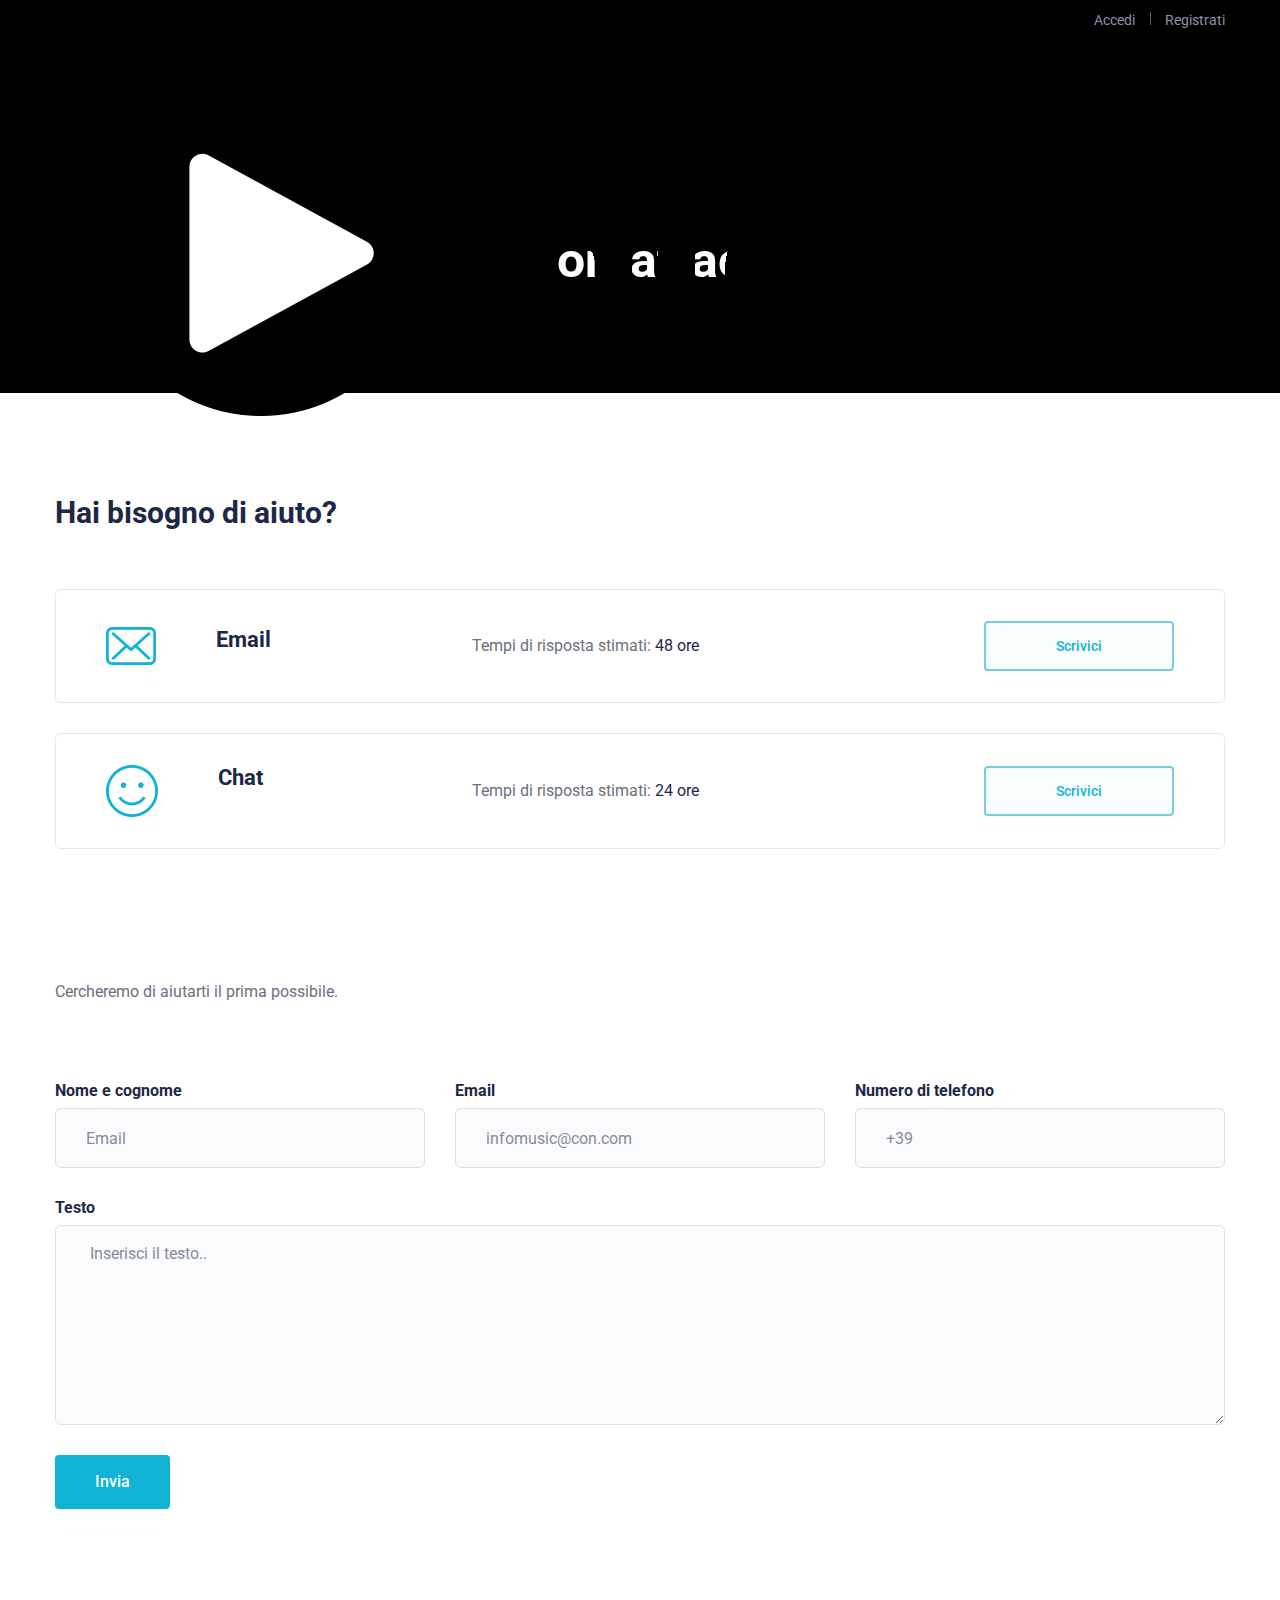
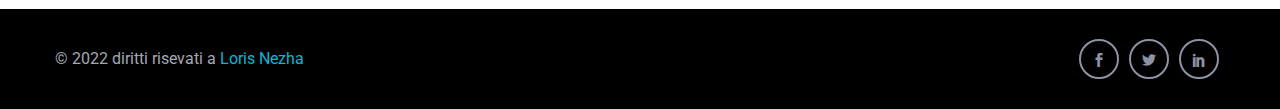
<file: contact.html>
<!doctype html>
<html lang="en">

<head>
    <!-- Required meta tags -->
    <meta charset="utf-8">
    <meta name="viewport" content="width=device-width, initial-scale=1, shrink-to-fit=no">
    <link rel="shortcut icon" href="img/infomusiclogo2.png" type="image/x-icon">
    <!-- Bootstrap CSS -->
    <link rel="stylesheet" href="assets/bootstrap/css/bootstrap.min.css">
    <!-- icon css-->
    <link rel="stylesheet" href="assets/elagent-icon/style.css">
    <link rel="stylesheet" href="assets/font-awesome/css/all.css">
    <link rel="stylesheet" href="assets/niceselectpicker/nice-select.css">
    <link rel="stylesheet" href="assets/animation/animate.css">
    <link rel="stylesheet" href="assets/mcustomscrollbar/jquery.mCustomScrollbar.min.css">
    <link rel="stylesheet" href="css/style.css">
    <link rel="stylesheet" href="css/responsive.css">
    <title> Infomusic </title>
</head>

<body data-spy="scroll" data-target="#navbar-example3" data-offset="86" data-scroll-animation="true">

    <div class="body_wrapper">
        <div class="header_top">
            <div class="container">
                <div class="row">
                    <div class="col-lg-6">
                        
                    </div>
                    <div class="col-lg-6">
                        <ul class="menu right-menu list-unstyled">
                            <li><a href="signin.html"> Accedi </a></li>
                            <li><a href="signup.html"> Registrati </a></li>
                        </ul>
                    </div>
                </div>
            </div>
        </div>

        <nav class="navbar navbar-expand-lg menu_one mt-40 menu_logo_change" id="sticky">
            <div class="container">
                <a class="navbar-brand sticky_logo" href="index.html">
                    <img src="img/infomusiclogo.png" srcset="img/infomusiclogo.png 10x" alt="logo">
                    <img src="img/infomusiclogo.png" srcset="img/infomusiclogo.png 10x" alt="logo">
                </a>
                <button class="navbar-toggler collapsed" type="button" data-toggle="collapse" data-target="#navbarSupportedContent" aria-controls="navbarSupportedContent" aria-expanded="false" aria-label="Toggle navigation">
                    <span class="menu_toggle">
                        <span class="hamburger">
                            <span></span>
                            <span></span>
                            <span></span>
                        </span>
                        <span class="hamburger-cross">
                            <span></span>
                            <span></span>
                        </span>
                    </span>
                </button>

                <div class="collapse navbar-collapse" id="navbarSupportedContent">
                    <ul class="navbar-nav menu ml-auto dk_menu">
                        <li class="nav-item dropdown submenu ">
                            <a href="index.html" class="nav-link dropdown-toggle" role="button" data-toggle="dropdown" aria-haspopup="true" aria-expanded="false">Home</a>
                            
                        </li>

                       
                        <li class="nav-item dropdown submenu">
                            <a class="nav-link dropdown-toggle" href="forum.html" role="button" data-toggle="dropdown" aria-haspopup="true" aria-expanded="false">
                                Forum
                            </a>
                            
                        </li>
                        <li class="nav-item dropdown submenu">
                            <a class="nav-link dropdown-toggle" href="doclist.html" role="button" data-toggle="dropdown" aria-haspopup="true" aria-expanded="false">
                                Documenti
                            </a>
                            <i class="arrow_carrot-down_alt2 mobile_dropdown_icon" aria-hidden="false" data-toggle="dropdown"></i>
                            
                        </li>
                        <li class="nav-item dropdown submenu active">
                            <a class="nav-link dropdown-toggle" href="contact.html" role="button" data-toggle="dropdown" aria-haspopup="true" aria-expanded="false">
                                 Contatti            
                            </a>
                        </li>
                    </ul>
                    <a class="nav_btn icon-btn round-btn" href="signin.html"> Apri nuova discussione </a>
                </div>
            </div>
        </nav>
        <section class="breadcrumb_area breadcrumb_area_four">
           <div class="container">
                <div class="breadcrumb_content_two text-center">
                    <h2> Contattaci </h2>
                    <nav aria-label="breadcrumb">
                       
                    </nav>
                </div>
            </div>
        </section>
        <section class="contact_area sec_pad">
            <div class="container">
                <div class="section_title text-left">
                    <h2 class="h_title wow fadeInUp"> Hai bisogno di aiuto?</h2>
                </div>
                <div class="get_info_inner">
                    <div class="row get_info_item align-items-center justify-content-between">
                        <div class="col-lg-4 col-sm-5">
                            <div class="media">
                                <img src="img/email.png" alt="">
                                <div class="media-body">
                                    <h5 class="h5 bold">Email</h5>
                                    
                                </div>
                            </div>
                        </div>
                        <div class="col-lg-8 col-sm-7 d-flex align-items-center justify-content-between">
                            <div class="time">
                                Tempi di risposta stimati: <span> 48 ore </span>
                            </div>
                            <a href="#" class="doc_border_btn doc_border_btn_two"> Scrivici </a>
                        </div>
                    </div>
                    
                    <div class="row get_info_item align-items-center justify-content-between">
                        <div class="col-lg-4 col-sm-5">
                            <div class="media">
                                <img src="img/community.png" alt="">
                                <div class="media-body">
                                    <h5 class="h5 bold"> Chat </h5>
                                    
                                </div>
                            </div>
                        </div>
                        <div class="col-lg-8 col-sm-7 d-flex align-items-center justify-content-between">
                            <div class="time">
                                Tempi di risposta stimati: <span> 24 ore</span>
                            </div>
                            <a href="#" class="doc_border_btn doc_border_btn_two"> Scrivici </a>
                        </div>
                    </div>
                </div>
                <div class="contact_info">
                    <div class="section_title text-left">
                        <h2 class="h_title wow fadeInUp"> Compila i dati </h2>
                        <p> Cercheremo di aiutarti il prima possibile.</p>
                    </div>
                    <form action="#" class="contact_form">
                        
                        <div class="row contact_fill">
                            <div class="col-lg-4 form-group">
                                <h6> Nome e cognome </h6>
                                <input type="text" class="form-control" name="name" id="name" placeholder="Email">
                            </div>
                            <div class="col-lg-4 form-group">
                                <h6>Email</h6>
                                <input type="email" class="form-control" name="email" id="email" placeholder="infomusic@con.com">
                            </div>
                            <div class="col-lg-4 form-group">
                                <h6> Numero di telefono </h6>
                                <input type="tel" class="form-control" name="tel" id="phone" placeholder="+39">
                            </div>
                            <div class="col-lg-12 form-group">
                                <h6> Testo </h6>
                                <textarea class="form-control message" id="message" placeholder=" Inserisci il testo.."></textarea>
                            </div>
                            <div class="col-lg-12 form-group">
                                <button type="submit" class="btn action_btn thm_btn"> Invia </button>
                            </div>
                        </div>
                    </form>
                </div>
            </div>
        </section>
        <footer class="simple_footer">
            
            <div class="container">
                <div class="row align-items-center">
                    <div class="col-sm-6">
                        <p>© 2022 diritti risevati a <a href="index.html">Loris Nezha</a></p>
                    </div>
                    <div class="col-sm-6 text-right">
                        <ul class="list-unstyled f_social_icon">
                            <li><a href="#"><i class="social_facebook"></i></a></li>
                            <li><a href="#"><i class="social_twitter"></i></a></li>
                            <li><a href="#"><i class="social_linkedin"></i></a></li>
                        </ul>
                    </div>
                </div>
            </div>
        </footer>
    </div>
    </div>

    <!-- Back to top button -->
    <a id="back-to-top" title="Back to Top"></a>

    <!-- Optional JavaScript -->
    <!-- jQuery first, then Popper.js, then Bootstrap JS -->
    <script src="js/jquery-3.2.1.min.js"></script>
    <script src="js/pre-loader.js"> </script>
    <script src="assets/bootstrap/js/popper.min.js"></script>
    <script src="assets/bootstrap/js/bootstrap.min.js"></script>
    <script src="js/parallaxie.js"></script>
    <script src="js/TweenMax.min.js"></script>
    <script src="js/jquery.wavify.js"></script>
    <script src="js/anchor.js"></script>
    <script src="assets/wow/wow.min.js"></script>
    <script src="assets/niceselectpicker/jquery.nice-select.min.js"></script>
    <script src="assets/mcustomscrollbar/jquery.mCustomScrollbar.concat.min.js"></script>
    <script src="js/main.js"></script>
</body>

</html>
</file>
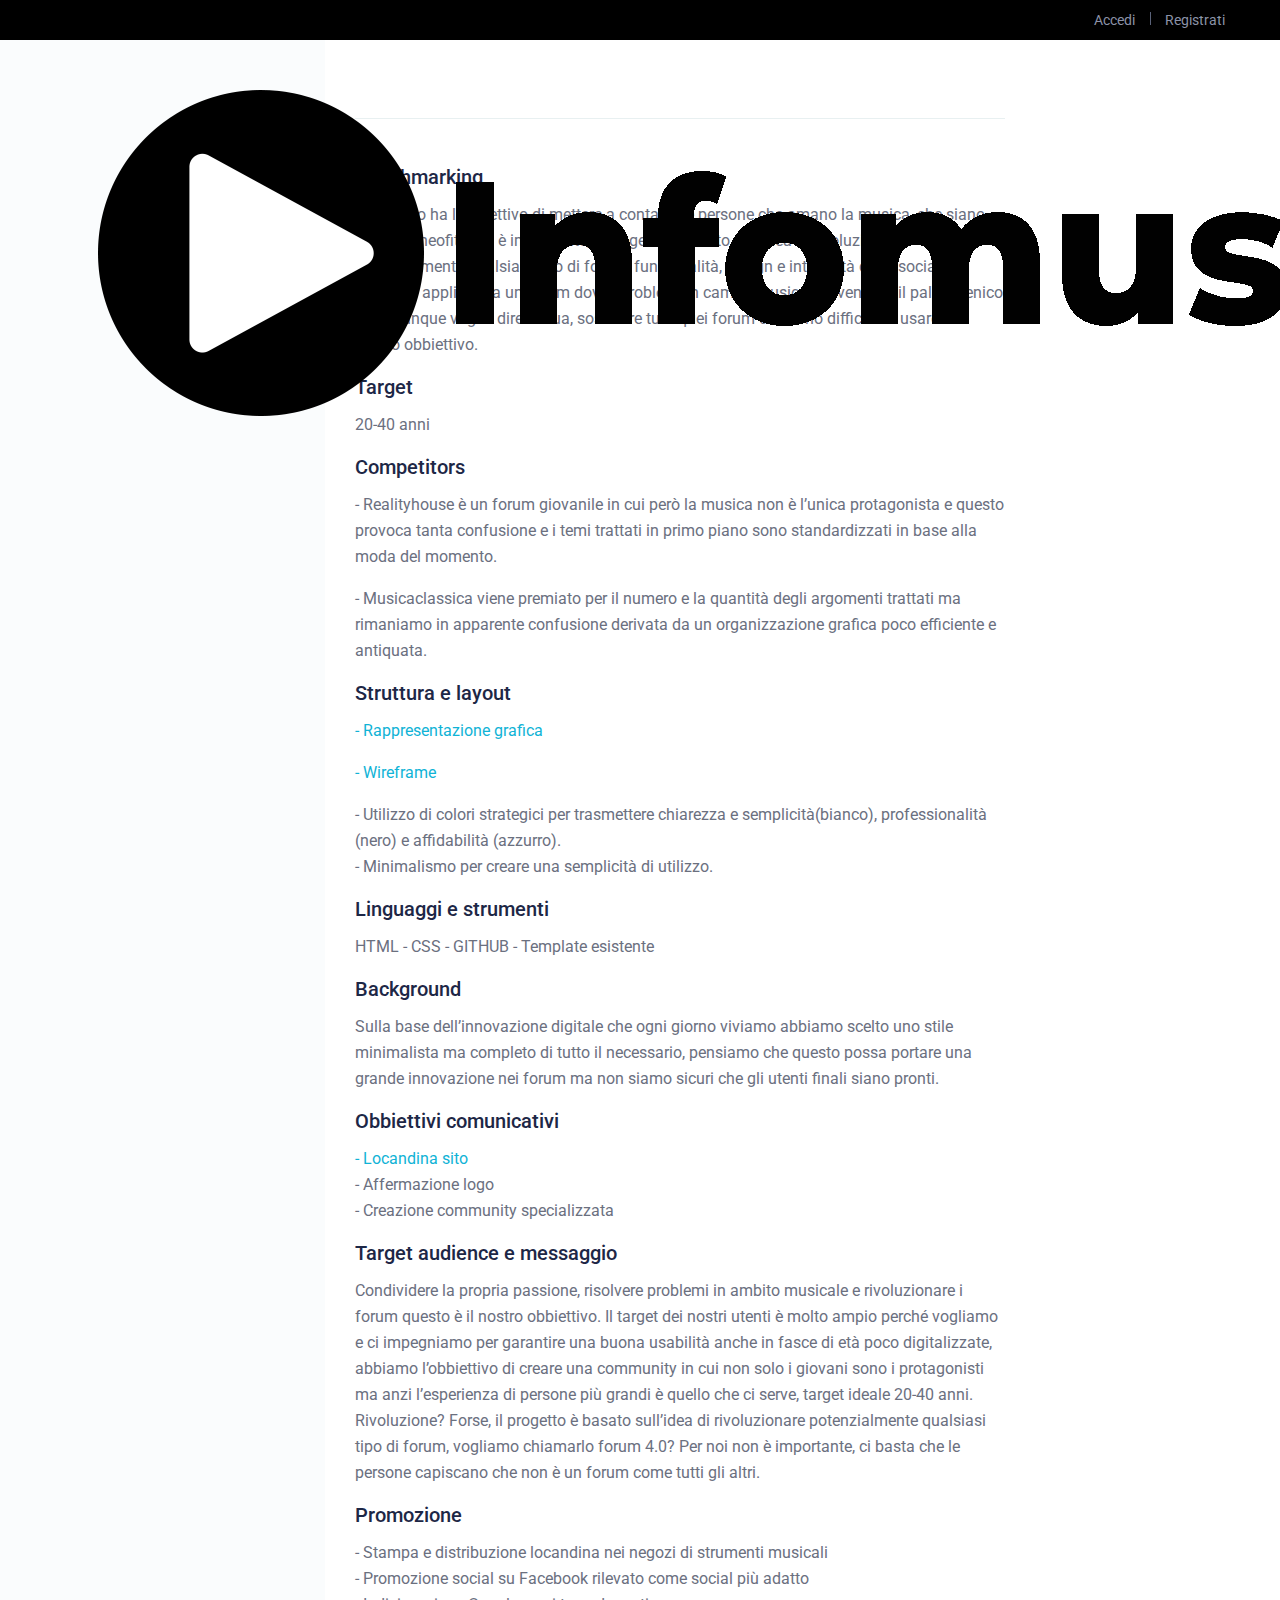
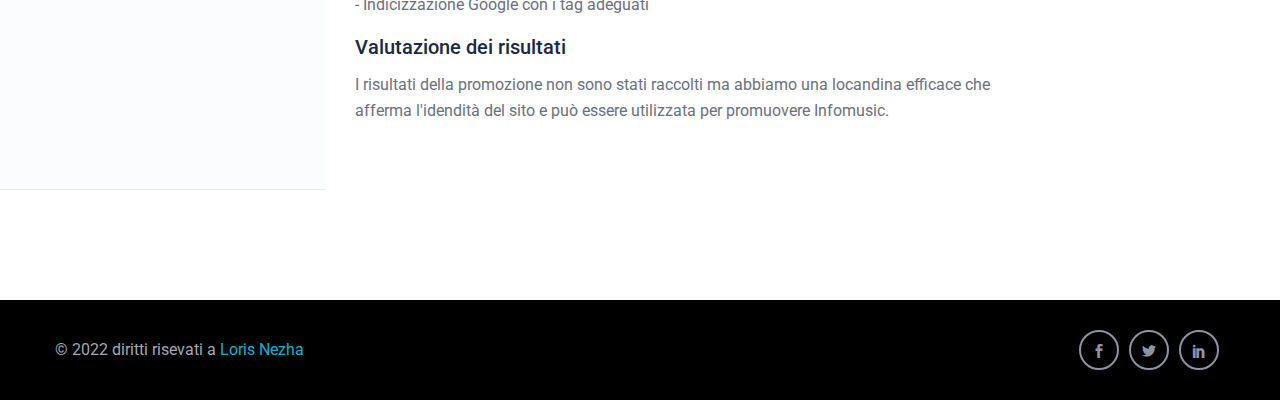
<file: doclist.html>
<!doctype html>
<html lang="en">

<head>
    <!-- Required meta tags -->
    <meta charset="utf-8">
    <meta name="viewport" content="width=device-width, initial-scale=1, shrink-to-fit=no">
    <link rel="shortcut icon" href="img/infomusiclogo2.png" type="image/x-icon">
    <!-- Bootstrap CSS -->
    <link rel="stylesheet" href="assets/bootstrap/css/bootstrap.min.css">
    <link rel="stylesheet" href="assets/bootstrap/css/bootstrap-select.min.css">
    <!-- icon css-->
    <link rel="stylesheet" href="assets/elagent-icon/style.css">
    <link rel="stylesheet" href="assets/font-awesome/css/all.css">
    <link rel="stylesheet" href="assets/niceselectpicker/nice-select.css">
    <link rel="stylesheet" href="assets/animation/animate.css">
    <link rel="stylesheet" href="assets/mcustomscrollbar/jquery.mCustomScrollbar.min.css">
    <link rel="stylesheet" href="css/style.css">
    <link rel="stylesheet" href="css/responsive.css">
    <title> Infomusic </title>
</head>

<body data-spy="scroll" data-target="#navbar-example3" data-offset="86" data-scroll-animation="true" class="doc">
    
    
    <div class="body_wrapper">
        <div class="header_top">
            <div class="container">
                <div class="row">
                    <div class="col-lg-6">
                        
                    </div>
                    <div class="col-lg-6">
                        <ul class="menu right-menu list-unstyled">
                            <li><a href="signin.html"> Accedi </a></li>
                            <li><a href="signup.html"> Registrati </a></li>
                        </ul>
                    </div>
                </div>
            </div>
        </div>

        <nav class="navbar navbar-expand-lg menu_one mt-40 menu_logo_change" id="sticky">
            <div class="container">
                <a class="navbar-brand sticky_logo" href="index.html">
                    <img src="img/infomusiclogo.png" srcset="img/infomusiclogo.png 10x" alt="logo">
                    <img src="img/infomusiclogo.png" srcset="img/infomusiclogo.png 10x" alt="logo">
                </a>
                <button class="navbar-toggler collapsed" type="button" data-toggle="collapse" data-target="#navbarSupportedContent" aria-controls="navbarSupportedContent" aria-expanded="false" aria-label="Toggle navigation">
                    <span class="menu_toggle">
                        <span class="hamburger">
                            <span></span>
                            <span></span>
                            <span></span>
                        </span>
                        <span class="hamburger-cross">
                            <span></span>
                            <span></span>
                        </span>
                    </span>
                </button>

                <div class="collapse navbar-collapse" id="navbarSupportedContent">
                    <ul class="navbar-nav menu ml-auto dk_menu">
                        <li class="nav-item dropdown submenu ">
                            <a href="index.html" class="nav-link dropdown-toggle" role="button" data-toggle="dropdown" aria-haspopup="true" aria-expanded="false">Home</a>
                            
                        </li>

                       
                        <li class="nav-item dropdown submenu">
                            <a class="nav-link dropdown-toggle" href="forum.html" role="button" data-toggle="dropdown" aria-haspopup="true" aria-expanded="false">
                                Forum
                            </a>
                            
                        </li>
                        <li class="nav-item dropdown submenu active">
                            <a class="nav-link dropdown-toggle" href="doclist.html" role="button" data-toggle="dropdown" aria-haspopup="true" aria-expanded="false">
                                Documenti
                            </a>
                            <i class="arrow_carrot-down_alt2 mobile_dropdown_icon" aria-hidden="false" data-toggle="dropdown"></i>
                            
                        </li>
                        <li class="nav-item dropdown submenu">
                            <a class="nav-link dropdown-toggle" href="contact.html" role="button" data-toggle="dropdown" aria-haspopup="true" aria-expanded="false">
                                 Contatti            
                            </a>
                        </li>
                    </ul>
                    <a class="nav_btn icon-btn round-btn" href="forum.html"> Apri nuova discussione </a>
                </div>
            </div>
        </nav>
        
        
        <section class="doc_documentation_area" id="sticky_doc">
            <div class="overlay_bg"></div>
            <div class="container custom_container">
                <div class="row">
                    <div class="col-lg-3 doc_mobile_menu display_none">
                        <aside class="doc_left_sidebarlist"></aside>
                    </div>
                    <div class="col-lg-7 col-md-8">
                        <div id="post" class="documentation_info">
                            <br><br><br>
                            <div class="border_bottom"></div>
                            <article class="get_started" id="getting">
                                <h4 class="c_head"> Benchmarking </h4>
                                <p> Il progetto ha l’obbiettivo di mettere a contatto le persone che amano la musica, che siano esperti o neofiti non è importante, il progetto è basato sull’idea di rivoluzionare potenzialmente qualsiasi tipo di forum, funzionalità, design e intuitività di un social moderno applicata a un forum dove i problemi in campo musicale diventano il palcoscenico per chiunque voglia dire la sua, sostituire tutti quei forum che sono difficili da usare è il nostro obbiettivo. </p>
                                <h4 class="c_head"> Target </h4>
                                <p> 20-40 anni</p>
                                <h4 class="c_head"> Competitors </h4>
                                <p> - Realityhouse è un forum giovanile in cui però la musica non è l’unica protagonista e questo provoca tanta confusione e i temi trattati in primo piano sono standardizzati in base alla moda del momento.</p>
                                <p> - Musicaclassica viene premiato per il numero e la quantità degli argomenti trattati ma rimaniamo in apparente confusione derivata da un organizzazione grafica poco efficiente e antiquata.</p>
                                <h4 class="c_head"> Struttura e layout </h4>
                                <p><a href="img/Schema1.PNG"> - Rappresentazione grafica</a></p>
                                <p><a href="img/Schema2.jpeg"> - Wireframe </a></p>
                                <p>- Utilizzo di colori strategici per trasmettere chiarezza e semplicità(bianco), professionalità (nero) e affidabilità (azzurro).<br>- Minimalismo per creare una semplicità di utilizzo.</p>
                                <h4 class="c_head"> Linguaggi e strumenti </h4>
                                <p> HTML - CSS - GITHUB - Template esistente</p>
                                <h4 class="c_head"> Background </h4>
                                <p>Sulla base dell’innovazione digitale che ogni giorno viviamo abbiamo scelto uno stile minimalista ma completo di tutto il necessario, pensiamo che questo possa portare una grande innovazione nei forum ma non siamo sicuri che gli utenti finali siano pronti.</p>
                                <h4 class="c_head"> Obbiettivi comunicativi </h4>
                                <p> <a href="img/locandinasito.PNG"> - Locandina sito </a> <br> - Affermazione logo <br> - Creazione community specializzata</p>
                                <h4 class="c_head"> Target audience e messaggio </h4>
                                <p> Condividere la propria passione, risolvere problemi in ambito musicale e rivoluzionare i forum questo è il nostro obbiettivo. Il target dei nostri utenti è molto ampio perché vogliamo e ci impegniamo per garantire una buona usabilità anche in fasce di età poco digitalizzate, abbiamo l’obbiettivo di creare una community in cui non solo i giovani sono i protagonisti ma anzi l’esperienza di persone più grandi è quello che ci serve, target ideale 20-40 anni. Rivoluzione? Forse, il progetto è basato sull’idea di rivoluzionare potenzialmente qualsiasi tipo di forum, vogliamo chiamarlo forum 4.0? Per noi non è importante, ci basta che le persone capiscano che non è un forum come tutti gli altri.</p>
                                <h4 class="c_head"> Promozione </h4>
                                <p> - Stampa e distribuzione locandina nei negozi di strumenti musicali <br> - Promozione social su Facebook rilevato come social più adatto <br> - Indicizzazione Google con i tag adeguati </p>
                                <h4 class="c_head"> Valutazione dei risultati </h4>
                                <p> I risultati della promozione non sono stati raccolti ma abbiamo una locandina efficace che afferma l'idendità del sito e può essere utilizzata per promuovere Infomusic. </p>
                            </article>
                        
                        
                            
                        </div>
                    </div>
                    
                </div>
            </div>
        </section>
        <footer class="simple_footer">
            
            <div class="container">
                <div class="row align-items-center">
                    <div class="col-sm-6">
                        <p>© 2022 diritti risevati a <a href="index.html">Loris Nezha</a></p>
                    </div>
                    <div class="col-sm-6 text-right">
                        <ul class="list-unstyled f_social_icon">
                            <li><a href="#"><i class="social_facebook"></i></a></li>
                            <li><a href="#"><i class="social_twitter"></i></a></li>
                            <li><a href="#"><i class="social_linkedin"></i></a></li>
                        </ul>
                    </div>
                </div>
            </div>
        </footer>
    </div>

    <!-- Optional JavaScript -->
    <!-- jQuery first, then Popper.js, then Bootstrap JS -->
    <script src="js/jquery-3.2.1.min.js"></script>
    <script src="js/pre-loader.js"> </script>
    <script src="assets/bootstrap/js/popper.min.js"></script>
    <script src="assets/bootstrap/js/bootstrap.min.js"></script>
    <script src="assets/bootstrap/js/bootstrap-select.min.js"></script>
    <script src="assets/font-size/js/rv-jquery-fontsize-2.0.3.js"></script>
    <script src="js/parallaxie.js"></script>
    <script src="js/TweenMax.min.js"></script>
    <script src="js/jquery.wavify.js"></script>
    <script src="js/anchor.js"></script>
    <script src="assets/mailchimp/plugins.js"></script>
    <script src="assets/wow/wow.min.js"></script>
    <script src="assets/niceselectpicker/jquery.nice-select.min.js"></script>
    <script src="assets/mcustomscrollbar/jquery.mCustomScrollbar.concat.min.js"></script>
    <script src="js/main.js"></script>
</body>

</html>
</file>
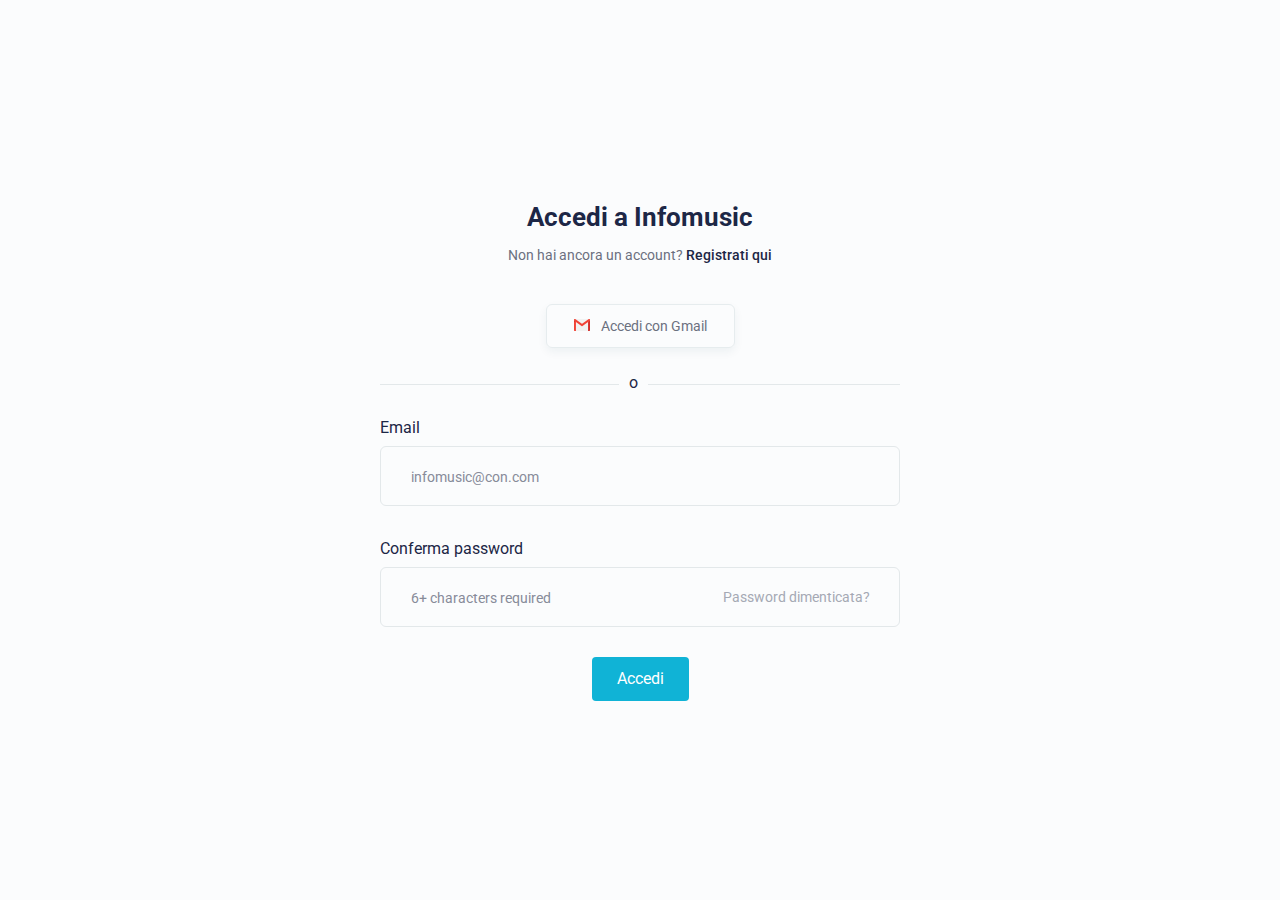
<file: signin.html>
<!doctype html>
<html lang="en">

<head>
    <!-- Required meta tags -->
    <meta charset="utf-8">
    <meta name="viewport" content="width=device-width, initial-scale=1, shrink-to-fit=no">
    <link rel="shortcut icon" href="img/infomusiclogo2.png" type="image/x-icon">
    <!-- Bootstrap CSS -->
    <link rel="stylesheet" href="assets/bootstrap/css/bootstrap.min.css">
    <!-- icon css-->
    <link rel="stylesheet" href="assets/elagent-icon/style.css">
    <link rel="stylesheet" href="assets/animation/animate.css">
    <link rel="stylesheet" href="css/style.css">
    <link rel="stylesheet" href="css/responsive.css">
    <title> Infomusic </title>
</head>

<body data-scroll-animation="true">
    <div class="body_wrapper">
        <section class="signup_area">
            <div class="row ml-0 mr-0">
                
                <div class="sign_right signup_right">
                    <div class="sign_inner signup_inner">
                        <div class="text-center">
                            <h3> Accedi a Infomusic </h3>
                            <p> Non hai ancora un account? <a href="signup.html"> Registrati qui </a></p>
                            <a href="#" class="btn-google"><img src="img/signup/gmail.png" alt=""><span class="btn-text"> Accedi con Gmail </span></a>
                        </div>
                        <div class="divider">
                            <span class="or-text"> o </span>
                        </div>
                        <form action="#" class="row login_form">
                            <div class="col-lg-12 form-group">
                                <div class="small_text"> Email </div>
                                <input type="email" class="form-control" id="email" placeholder="infomusic@con.com">
                            </div>
                            <div class="col-lg-12 form-group">
                                <div class="small_text"> Conferma password </div>
                                <div class="confirm_password">
                                    <input id="confirm-password" name="confirm-password" type="password" class="form-control" placeholder="6+ characters required" autocomplete="off">
                                    <a href="#" class="forget_btn"> Password dimenticata? </a>
                                </div>
                            </div>

                            <div class="col-lg-12 text-center">
                                <button type="submit" class="btn action_btn thm_btn"> Accedi </button>
                            </div>
                        </form>
                    </div>
                </div>
            </div>
        </section>
    </div>

    <!-- Optional JavaScript -->
    <!-- jQuery first, then Popper.js, then Bootstrap JS -->
    <script src="js/jquery-3.2.1.min.js"></script>
    <script src="js/pre-loader.js"> </script>
    <script src="assets/bootstrap/js/popper.min.js"></script>
    <script src="assets/bootstrap/js/bootstrap.min.js"></script>
    <script src="js/parallaxie.js"></script>
    <script src="js/TweenMax.min.js"></script>
    <script src="assets/wow/wow.min.js"></script>
    <script src="js/main.js"></script>
</body>

</html>
</file>
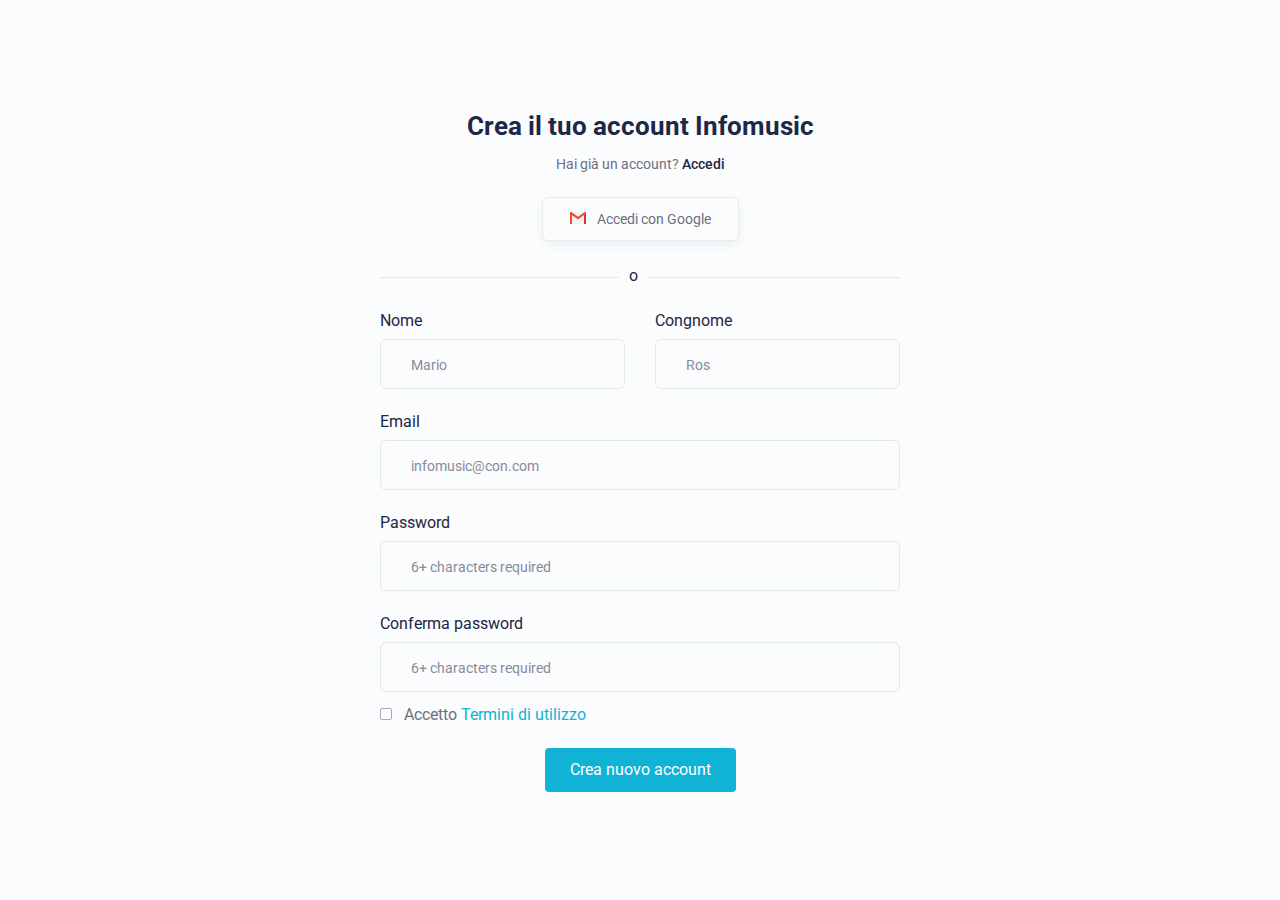
<file: signup.html>
<!doctype html>
<html lang="en">

<head>
    <!-- Required meta tags -->
    <meta charset="utf-8">
    <meta name="viewport" content="width=device-width, initial-scale=1, shrink-to-fit=no">
    <link rel="shortcut icon" href="img/infomusiclogo2.png" type="image/x-icon">
    <!-- Bootstrap CSS -->
    <link rel="stylesheet" href="assets/bootstrap/css/bootstrap.min.css">
    <!-- icon css-->
    <link rel="stylesheet" href="assets/elagent-icon/style.css">
    <link rel="stylesheet" href="assets/animation/animate.css">
    <link rel="stylesheet" href="css/style.css">
    <link rel="stylesheet" href="css/responsive.css">
    <title> Infomusic </title>
</head>

<body data-scroll-animation="true">
    <div class="body_wrapper">
        <section class="signup_area signup_area_height">
            <div class="row ml-0 mr-0">
                
                <div class="sign_right signup_right">
                    <div class="sign_inner signup_inner">
                        <div class="text-center">
                            <h3> Crea il tuo account Infomusic</h3>
                            <p> Hai già un account? <a href="signin.html"> Accedi </a></p>
                            <a href="#" class="btn-google"><img src="img/signup/gmail.png" alt=""><span class="btn-text"> Accedi con Google </span></a>
                        </div>
                        <div class="divider">
                            <span class="or-text"> o </span>
                        </div>
                        <form action="#" class="row login_form">
                            <div class="col-sm-6 form-group">
                                <div class="small_text"> Nome </div>
                                <input type="text" class="form-control" name="name" id="name" placeholder="Mario">
                            </div>
                            <div class="col-sm-6 form-group">
                                <div class="small_text"> Congnome </div>
                                <input type="text" class="form-control" name="lname" id="lname" placeholder="Ros">
                            </div>
                            <div class="col-lg-12 form-group">
                                <div class="small_text"> Email </div>
                                <input type="email" class="form-control" id="email" placeholder="infomusic@con.com">
                            </div>
                            <div class="col-lg-12 form-group">
                                <div class="small_text"> Password </div>
                                <input id="signup-password" name="signup-password" type="password" class="form-control" placeholder="6+ characters required" autocomplete="off">
                            </div>
                            <div class="col-lg-12 form-group">
                                <div class="small_text"> Conferma password</div>
                                <input id="confirm-password" name="confirm-password" type="password" class="form-control" placeholder="6+ characters required" autocomplete="off">
                            </div>
                            <div class="col-lg-12 form-group">
                                <div class="check_box">
                                    <input type="checkbox" value="None" id="squared2" name="check">
                                    <label class="l_text" for="squared2"> Accetto <span> Termini di utilizzo </span></label>
                                </div>
                            </div>
                            <div class="col-lg-12 text-center">
                                <button type="submit" class="btn action_btn thm_btn"> Crea nuovo account </button>
                            </div>
                        </form>
                    </div>
                </div>
            </div>
        </section>
    </div>

    <!-- Optional JavaScript -->
    <!-- jQuery first, then Popper.js, then Bootstrap JS -->
    <script src="js/jquery-3.2.1.min.js"></script>
    <script src="js/pre-loader.js"> </script>
    <script src="assets/bootstrap/js/popper.min.js"></script>
    <script src="assets/bootstrap/js/bootstrap.min.js"></script>
    <script src="js/parallaxie.js"></script>
    <script src="js/TweenMax.min.js"></script>
    <script src="assets/wow/wow.min.js"></script>
    <script src="js/main.js"></script>
</body>

</html>
</file>
<file: assets/elagent-icon/style.css>
@font-face {
	font-family: 'ElegantIcons';
	src:url('fonts/ElegantIcons.eot');
	src:url('fonts/ElegantIcons.eot?#iefix') format('embedded-opentype'),
		url('fonts/ElegantIcons.woff') format('woff'),
		url('fonts/ElegantIcons.ttf') format('truetype'),
		url('fonts/ElegantIcons.svg#ElegantIcons') format('svg');
	font-weight: normal;
	font-style: normal;
}

/* Use the following CSS code if you want to use data attributes for inserting your icons */
[data-icon]:before {
	font-family: 'ElegantIcons';
	content: attr(data-icon);
	speak: none;
	font-weight: normal;
	font-variant: normal;
	text-transform: none;
	line-height: 1;
	-webkit-font-smoothing: antialiased;
	-moz-osx-font-smoothing: grayscale;
}

/* Use the following CSS code if you want to have a class per icon */
/*
Instead of a list of all class selectors,
you can use the generic selector below, but it's slower:
[class*="your-class-prefix"] {
*/
.arrow_up, .arrow_down, .arrow_left, .arrow_right, .arrow_left-up, .arrow_right-up, .arrow_right-down, .arrow_left-down, .arrow-up-down, .arrow_up-down_alt, .arrow_left-right_alt, .arrow_left-right, .arrow_expand_alt2, .arrow_expand_alt, .arrow_condense, .arrow_expand, .arrow_move, .arrow_carrot-up, .arrow_carrot-down, .arrow_carrot-left, .arrow_carrot-right, .arrow_carrot-2up, .arrow_carrot-2down, .arrow_carrot-2left, .arrow_carrot-2right, .arrow_carrot-up_alt2, .arrow_carrot-down_alt2, .arrow_carrot-left_alt2, .arrow_carrot-right_alt2, .arrow_carrot-2up_alt2, .arrow_carrot-2down_alt2, .arrow_carrot-2left_alt2, .arrow_carrot-2right_alt2, .arrow_triangle-up, .arrow_triangle-down, .arrow_triangle-left, .arrow_triangle-right, .arrow_triangle-up_alt2, .arrow_triangle-down_alt2, .arrow_triangle-left_alt2, .arrow_triangle-right_alt2, .arrow_back, .icon_minus-06, .icon_plus, .icon_close, .icon_check, .icon_minus_alt2, .icon_plus_alt2, .icon_close_alt2, .icon_check_alt2, .icon_zoom-out_alt, .icon_zoom-in_alt, .icon_search, .icon_box-empty, .icon_box-selected, .icon_minus-box, .icon_plus-box, .icon_box-checked, .icon_circle-empty, .icon_circle-slelected, .icon_stop_alt2, .icon_stop, .icon_pause_alt2, .icon_pause, .icon_menu, .icon_menu-square_alt2, .icon_menu-circle_alt2, .icon_ul, .icon_ol, .icon_adjust-horiz, .icon_adjust-vert, .icon_document_alt, .icon_documents_alt, .icon_pencil, .icon_pencil-edit_alt, .icon_pencil-edit, .icon_folder-alt, .icon_folder-open_alt, .icon_folder-add_alt, .icon_info_alt, .icon_error-oct_alt, .icon_error-circle_alt, .icon_error-triangle_alt, .icon_question_alt2, .icon_question, .icon_comment_alt, .icon_chat_alt, .icon_vol-mute_alt, .icon_volume-low_alt, .icon_volume-high_alt, .icon_quotations, .icon_quotations_alt2, .icon_clock_alt, .icon_lock_alt, .icon_lock-open_alt, .icon_key_alt, .icon_cloud_alt, .icon_cloud-upload_alt, .icon_cloud-download_alt, .icon_image, .icon_images, .icon_lightbulb_alt, .icon_gift_alt, .icon_house_alt, .icon_genius, .icon_mobile, .icon_tablet, .icon_laptop, .icon_desktop, .icon_camera_alt, .icon_mail_alt, .icon_cone_alt, .icon_ribbon_alt, .icon_bag_alt, .icon_creditcard, .icon_cart_alt, .icon_paperclip, .icon_tag_alt, .icon_tags_alt, .icon_trash_alt, .icon_cursor_alt, .icon_mic_alt, .icon_compass_alt, .icon_pin_alt, .icon_pushpin_alt, .icon_map_alt, .icon_drawer_alt, .icon_toolbox_alt, .icon_book_alt, .icon_calendar, .icon_film, .icon_table, .icon_contacts_alt, .icon_headphones, .icon_lifesaver, .icon_piechart, .icon_refresh, .icon_link_alt, .icon_link, .icon_loading, .icon_blocked, .icon_archive_alt, .icon_heart_alt, .icon_star_alt, .icon_star-half_alt, .icon_star, .icon_star-half, .icon_tools, .icon_tool, .icon_cog, .icon_cogs, .arrow_up_alt, .arrow_down_alt, .arrow_left_alt, .arrow_right_alt, .arrow_left-up_alt, .arrow_right-up_alt, .arrow_right-down_alt, .arrow_left-down_alt, .arrow_condense_alt, .arrow_expand_alt3, .arrow_carrot_up_alt, .arrow_carrot-down_alt, .arrow_carrot-left_alt, .arrow_carrot-right_alt, .arrow_carrot-2up_alt, .arrow_carrot-2dwnn_alt, .arrow_carrot-2left_alt, .arrow_carrot-2right_alt, .arrow_triangle-up_alt, .arrow_triangle-down_alt, .arrow_triangle-left_alt, .arrow_triangle-right_alt, .icon_minus_alt, .icon_plus_alt, .icon_close_alt, .icon_check_alt, .icon_zoom-out, .icon_zoom-in, .icon_stop_alt, .icon_menu-square_alt, .icon_menu-circle_alt, .icon_document, .icon_documents, .icon_pencil_alt, .icon_folder, .icon_folder-open, .icon_folder-add, .icon_folder_upload, .icon_folder_download, .icon_info, .icon_error-circle, .icon_error-oct, .icon_error-triangle, .icon_question_alt, .icon_comment, .icon_chat, .icon_vol-mute, .icon_volume-low, .icon_volume-high, .icon_quotations_alt, .icon_clock, .icon_lock, .icon_lock-open, .icon_key, .icon_cloud, .icon_cloud-upload, .icon_cloud-download, .icon_lightbulb, .icon_gift, .icon_house, .icon_camera, .icon_mail, .icon_cone, .icon_ribbon, .icon_bag, .icon_cart, .icon_tag, .icon_tags, .icon_trash, .icon_cursor, .icon_mic, .icon_compass, .icon_pin, .icon_pushpin, .icon_map, .icon_drawer, .icon_toolbox, .icon_book, .icon_contacts, .icon_archive, .icon_heart, .icon_profile, .icon_group, .icon_grid-2x2, .icon_grid-3x3, .icon_music, .icon_pause_alt, .icon_phone, .icon_upload, .icon_download, .social_facebook, .social_twitter, .social_pinterest, .social_googleplus, .social_tumblr, .social_tumbleupon, .social_wordpress, .social_instagram, .social_dribbble, .social_vimeo, .social_linkedin, .social_rss, .social_deviantart, .social_share, .social_myspace, .social_skype, .social_youtube, .social_picassa, .social_googledrive, .social_flickr, .social_blogger, .social_spotify, .social_delicious, .social_facebook_circle, .social_twitter_circle, .social_pinterest_circle, .social_googleplus_circle, .social_tumblr_circle, .social_stumbleupon_circle, .social_wordpress_circle, .social_instagram_circle, .social_dribbble_circle, .social_vimeo_circle, .social_linkedin_circle, .social_rss_circle, .social_deviantart_circle, .social_share_circle, .social_myspace_circle, .social_skype_circle, .social_youtube_circle, .social_picassa_circle, .social_googledrive_alt2, .social_flickr_circle, .social_blogger_circle, .social_spotify_circle, .social_delicious_circle, .social_facebook_square, .social_twitter_square, .social_pinterest_square, .social_googleplus_square, .social_tumblr_square, .social_stumbleupon_square, .social_wordpress_square, .social_instagram_square, .social_dribbble_square, .social_vimeo_square, .social_linkedin_square, .social_rss_square, .social_deviantart_square, .social_share_square, .social_myspace_square, .social_skype_square, .social_youtube_square, .social_picassa_square, .social_googledrive_square, .social_flickr_square, .social_blogger_square, .social_spotify_square, .social_delicious_square, .icon_printer, .icon_calulator, .icon_building, .icon_floppy, .icon_drive, .icon_search-2, .icon_id, .icon_id-2, .icon_puzzle, .icon_like, .icon_dislike, .icon_mug, .icon_currency, .icon_wallet, .icon_pens, .icon_easel, .icon_flowchart, .icon_datareport, .icon_briefcase, .icon_shield, .icon_percent, .icon_globe, .icon_globe-2, .icon_target, .icon_hourglass, .icon_balance, .icon_rook, .icon_printer-alt, .icon_calculator_alt, .icon_building_alt, .icon_floppy_alt, .icon_drive_alt, .icon_search_alt, .icon_id_alt, .icon_id-2_alt, .icon_puzzle_alt, .icon_like_alt, .icon_dislike_alt, .icon_mug_alt, .icon_currency_alt, .icon_wallet_alt, .icon_pens_alt, .icon_easel_alt, .icon_flowchart_alt, .icon_datareport_alt, .icon_briefcase_alt, .icon_shield_alt, .icon_percent_alt, .icon_globe_alt, .icon_clipboard {
	font-family: 'ElegantIcons';
	speak: none;
	font-style: normal;
	font-weight: normal;
	font-variant: normal;
	text-transform: none;
	line-height: 1;
	-webkit-font-smoothing: antialiased;
}
.arrow_up:before {
	content: "\21";
}
.arrow_down:before {
	content: "\22";
}
.arrow_left:before {
	content: "\23";
}
.arrow_right:before {
	content: "\24";
}
.arrow_left-up:before {
	content: "\25";
}
.arrow_right-up:before {
	content: "\26";
}
.arrow_right-down:before {
	content: "\27";
}
.arrow_left-down:before {
	content: "\28";
}
.arrow-up-down:before {
	content: "\29";
}
.arrow_up-down_alt:before {
	content: "\2a";
}
.arrow_left-right_alt:before {
	content: "\2b";
}
.arrow_left-right:before {
	content: "\2c";
}
.arrow_expand_alt2:before {
	content: "\2d";
}
.arrow_expand_alt:before {
	content: "\2e";
}
.arrow_condense:before {
	content: "\2f";
}
.arrow_expand:before {
	content: "\30";
}
.arrow_move:before {
	content: "\31";
}
.arrow_carrot-up:before {
	content: "\32";
}
.arrow_carrot-down:before {
	content: "\33";
}
.arrow_carrot-left:before {
	content: "\34";
}
.arrow_carrot-right:before {
	content: "\35";
}
.arrow_carrot-2up:before {
	content: "\36";
}
.arrow_carrot-2down:before {
	content: "\37";
}
.arrow_carrot-2left:before {
	content: "\38";
}
.arrow_carrot-2right:before {
	content: "\39";
}
.arrow_carrot-up_alt2:before {
	content: "\3a";
}
.arrow_carrot-down_alt2:before {
	content: "\3b";
}
.arrow_carrot-left_alt2:before {
	content: "\3c";
}
.arrow_carrot-right_alt2:before {
	content: "\3d";
}
.arrow_carrot-2up_alt2:before {
	content: "\3e";
}
.arrow_carrot-2down_alt2:before {
	content: "\3f";
}
.arrow_carrot-2left_alt2:before {
	content: "\40";
}
.arrow_carrot-2right_alt2:before {
	content: "\41";
}
.arrow_triangle-up:before {
	content: "\42";
}
.arrow_triangle-down:before {
	content: "\43";
}
.arrow_triangle-left:before {
	content: "\44";
}
.arrow_triangle-right:before {
	content: "\45";
}
.arrow_triangle-up_alt2:before {
	content: "\46";
}
.arrow_triangle-down_alt2:before {
	content: "\47";
}
.arrow_triangle-left_alt2:before {
	content: "\48";
}
.arrow_triangle-right_alt2:before {
	content: "\49";
}
.arrow_back:before {
	content: "\4a";
}
.icon_minus-06:before {
	content: "\4b";
}
.icon_plus:before {
	content: "\4c";
}
.icon_close:before {
	content: "\4d";
}
.icon_check:before {
	content: "\4e";
}
.icon_minus_alt2:before {
	content: "\4f";
}
.icon_plus_alt2:before {
	content: "\50";
}
.icon_close_alt2:before {
	content: "\51";
}
.icon_check_alt2:before {
	content: "\52";
}
.icon_zoom-out_alt:before {
	content: "\53";
}
.icon_zoom-in_alt:before {
	content: "\54";
}
.icon_search:before {
	content: "\55";
}
.icon_box-empty:before {
	content: "\56";
}
.icon_box-selected:before {
	content: "\57";
}
.icon_minus-box:before {
	content: "\58";
}
.icon_plus-box:before {
	content: "\59";
}
.icon_box-checked:before {
	content: "\5a";
}
.icon_circle-empty:before {
	content: "\5b";
}
.icon_circle-slelected:before {
	content: "\5c";
}
.icon_stop_alt2:before {
	content: "\5d";
}
.icon_stop:before {
	content: "\5e";
}
.icon_pause_alt2:before {
	content: "\5f";
}
.icon_pause:before {
	content: "\60";
}
.icon_menu:before {
	content: "\61";
}
.icon_menu-square_alt2:before {
	content: "\62";
}
.icon_menu-circle_alt2:before {
	content: "\63";
}
.icon_ul:before {
	content: "\64";
}
.icon_ol:before {
	content: "\65";
}
.icon_adjust-horiz:before {
	content: "\66";
}
.icon_adjust-vert:before {
	content: "\67";
}
.icon_document_alt:before {
	content: "\68";
}
.icon_documents_alt:before {
	content: "\69";
}
.icon_pencil:before {
	content: "\6a";
}
.icon_pencil-edit_alt:before {
	content: "\6b";
}
.icon_pencil-edit:before {
	content: "\6c";
}
.icon_folder-alt:before {
	content: "\6d";
}
.icon_folder-open_alt:before {
	content: "\6e";
}
.icon_folder-add_alt:before {
	content: "\6f";
}
.icon_info_alt:before {
	content: "\70";
}
.icon_error-oct_alt:before {
	content: "\71";
}
.icon_error-circle_alt:before {
	content: "\72";
}
.icon_error-triangle_alt:before {
	content: "\73";
}
.icon_question_alt2:before {
	content: "\74";
}
.icon_question:before {
	content: "\75";
}
.icon_comment_alt:before {
	content: "\76";
}
.icon_chat_alt:before {
	content: "\77";
}
.icon_vol-mute_alt:before {
	content: "\78";
}
.icon_volume-low_alt:before {
	content: "\79";
}
.icon_volume-high_alt:before {
	content: "\7a";
}
.icon_quotations:before {
	content: "\7b";
}
.icon_quotations_alt2:before {
	content: "\7c";
}
.icon_clock_alt:before {
	content: "\7d";
}
.icon_lock_alt:before {
	content: "\7e";
}
.icon_lock-open_alt:before {
	content: "\e000";
}
.icon_key_alt:before {
	content: "\e001";
}
.icon_cloud_alt:before {
	content: "\e002";
}
.icon_cloud-upload_alt:before {
	content: "\e003";
}
.icon_cloud-download_alt:before {
	content: "\e004";
}
.icon_image:before {
	content: "\e005";
}
.icon_images:before {
	content: "\e006";
}
.icon_lightbulb_alt:before {
	content: "\e007";
}
.icon_gift_alt:before {
	content: "\e008";
}
.icon_house_alt:before {
	content: "\e009";
}
.icon_genius:before {
	content: "\e00a";
}
.icon_mobile:before {
	content: "\e00b";
}
.icon_tablet:before {
	content: "\e00c";
}
.icon_laptop:before {
	content: "\e00d";
}
.icon_desktop:before {
	content: "\e00e";
}
.icon_camera_alt:before {
	content: "\e00f";
}
.icon_mail_alt:before {
	content: "\e010";
}
.icon_cone_alt:before {
	content: "\e011";
}
.icon_ribbon_alt:before {
	content: "\e012";
}
.icon_bag_alt:before {
	content: "\e013";
}
.icon_creditcard:before {
	content: "\e014";
}
.icon_cart_alt:before {
	content: "\e015";
}
.icon_paperclip:before {
	content: "\e016";
}
.icon_tag_alt:before {
	content: "\e017";
}
.icon_tags_alt:before {
	content: "\e018";
}
.icon_trash_alt:before {
	content: "\e019";
}
.icon_cursor_alt:before {
	content: "\e01a";
}
.icon_mic_alt:before {
	content: "\e01b";
}
.icon_compass_alt:before {
	content: "\e01c";
}
.icon_pin_alt:before {
	content: "\e01d";
}
.icon_pushpin_alt:before {
	content: "\e01e";
}
.icon_map_alt:before {
	content: "\e01f";
}
.icon_drawer_alt:before {
	content: "\e020";
}
.icon_toolbox_alt:before {
	content: "\e021";
}
.icon_book_alt:before {
	content: "\e022";
}
.icon_calendar:before {
	content: "\e023";
}
.icon_film:before {
	content: "\e024";
}
.icon_table:before {
	content: "\e025";
}
.icon_contacts_alt:before {
	content: "\e026";
}
.icon_headphones:before {
	content: "\e027";
}
.icon_lifesaver:before {
	content: "\e028";
}
.icon_piechart:before {
	content: "\e029";
}
.icon_refresh:before {
	content: "\e02a";
}
.icon_link_alt:before {
	content: "\e02b";
}
.icon_link:before {
	content: "\e02c";
}
.icon_loading:before {
	content: "\e02d";
}
.icon_blocked:before {
	content: "\e02e";
}
.icon_archive_alt:before {
	content: "\e02f";
}
.icon_heart_alt:before {
	content: "\e030";
}
.icon_star_alt:before {
	content: "\e031";
}
.icon_star-half_alt:before {
	content: "\e032";
}
.icon_star:before {
	content: "\e033";
}
.icon_star-half:before {
	content: "\e034";
}
.icon_tools:before {
	content: "\e035";
}
.icon_tool:before {
	content: "\e036";
}
.icon_cog:before {
	content: "\e037";
}
.icon_cogs:before {
	content: "\e038";
}
.arrow_up_alt:before {
	content: "\e039";
}
.arrow_down_alt:before {
	content: "\e03a";
}
.arrow_left_alt:before {
	content: "\e03b";
}
.arrow_right_alt:before {
	content: "\e03c";
}
.arrow_left-up_alt:before {
	content: "\e03d";
}
.arrow_right-up_alt:before {
	content: "\e03e";
}
.arrow_right-down_alt:before {
	content: "\e03f";
}
.arrow_left-down_alt:before {
	content: "\e040";
}
.arrow_condense_alt:before {
	content: "\e041";
}
.arrow_expand_alt3:before {
	content: "\e042";
}
.arrow_carrot_up_alt:before {
	content: "\e043";
}
.arrow_carrot-down_alt:before {
	content: "\e044";
}
.arrow_carrot-left_alt:before {
	content: "\e045";
}
.arrow_carrot-right_alt:before {
	content: "\e046";
}
.arrow_carrot-2up_alt:before {
	content: "\e047";
}
.arrow_carrot-2dwnn_alt:before {
	content: "\e048";
}
.arrow_carrot-2left_alt:before {
	content: "\e049";
}
.arrow_carrot-2right_alt:before {
	content: "\e04a";
}
.arrow_triangle-up_alt:before {
	content: "\e04b";
}
.arrow_triangle-down_alt:before {
	content: "\e04c";
}
.arrow_triangle-left_alt:before {
	content: "\e04d";
}
.arrow_triangle-right_alt:before {
	content: "\e04e";
}
.icon_minus_alt:before {
	content: "\e04f";
}
.icon_plus_alt:before {
	content: "\e050";
}
.icon_close_alt:before {
	content: "\e051";
}
.icon_check_alt:before {
	content: "\e052";
}
.icon_zoom-out:before {
	content: "\e053";
}
.icon_zoom-in:before {
	content: "\e054";
}
.icon_stop_alt:before {
	content: "\e055";
}
.icon_menu-square_alt:before {
	content: "\e056";
}
.icon_menu-circle_alt:before {
	content: "\e057";
}
.icon_document:before {
	content: "\e058";
}
.icon_documents:before {
	content: "\e059";
}
.icon_pencil_alt:before {
	content: "\e05a";
}
.icon_folder:before {
	content: "\e05b";
}
.icon_folder-open:before {
	content: "\e05c";
}
.icon_folder-add:before {
	content: "\e05d";
}
.icon_folder_upload:before {
	content: "\e05e";
}
.icon_folder_download:before {
	content: "\e05f";
}
.icon_info:before {
	content: "\e060";
}
.icon_error-circle:before {
	content: "\e061";
}
.icon_error-oct:before {
	content: "\e062";
}
.icon_error-triangle:before {
	content: "\e063";
}
.icon_question_alt:before {
	content: "\e064";
}
.icon_comment:before {
	content: "\e065";
}
.icon_chat:before {
	content: "\e066";
}
.icon_vol-mute:before {
	content: "\e067";
}
.icon_volume-low:before {
	content: "\e068";
}
.icon_volume-high:before {
	content: "\e069";
}
.icon_quotations_alt:before {
	content: "\e06a";
}
.icon_clock:before {
	content: "\e06b";
}
.icon_lock:before {
	content: "\e06c";
}
.icon_lock-open:before {
	content: "\e06d";
}
.icon_key:before {
	content: "\e06e";
}
.icon_cloud:before {
	content: "\e06f";
}
.icon_cloud-upload:before {
	content: "\e070";
}
.icon_cloud-download:before {
	content: "\e071";
}
.icon_lightbulb:before {
	content: "\e072";
}
.icon_gift:before {
	content: "\e073";
}
.icon_house:before {
	content: "\e074";
}
.icon_camera:before {
	content: "\e075";
}
.icon_mail:before {
	content: "\e076";
}
.icon_cone:before {
	content: "\e077";
}
.icon_ribbon:before {
	content: "\e078";
}
.icon_bag:before {
	content: "\e079";
}
.icon_cart:before {
	content: "\e07a";
}
.icon_tag:before {
	content: "\e07b";
}
.icon_tags:before {
	content: "\e07c";
}
.icon_trash:before {
	content: "\e07d";
}
.icon_cursor:before {
	content: "\e07e";
}
.icon_mic:before {
	content: "\e07f";
}
.icon_compass:before {
	content: "\e080";
}
.icon_pin:before {
	content: "\e081";
}
.icon_pushpin:before {
	content: "\e082";
}
.icon_map:before {
	content: "\e083";
}
.icon_drawer:before {
	content: "\e084";
}
.icon_toolbox:before {
	content: "\e085";
}
.icon_book:before {
	content: "\e086";
}
.icon_contacts:before {
	content: "\e087";
}
.icon_archive:before {
	content: "\e088";
}
.icon_heart:before {
	content: "\e089";
}
.icon_profile:before {
	content: "\e08a";
}
.icon_group:before {
	content: "\e08b";
}
.icon_grid-2x2:before {
	content: "\e08c";
}
.icon_grid-3x3:before {
	content: "\e08d";
}
.icon_music:before {
	content: "\e08e";
}
.icon_pause_alt:before {
	content: "\e08f";
}
.icon_phone:before {
	content: "\e090";
}
.icon_upload:before {
	content: "\e091";
}
.icon_download:before {
	content: "\e092";
}
.social_facebook:before {
	content: "\e093";
}
.social_twitter:before {
	content: "\e094";
}
.social_pinterest:before {
	content: "\e095";
}
.social_googleplus:before {
	content: "\e096";
}
.social_tumblr:before {
	content: "\e097";
}
.social_tumbleupon:before {
	content: "\e098";
}
.social_wordpress:before {
	content: "\e099";
}
.social_instagram:before {
	content: "\e09a";
}
.social_dribbble:before {
	content: "\e09b";
}
.social_vimeo:before {
	content: "\e09c";
}
.social_linkedin:before {
	content: "\e09d";
}
.social_rss:before {
	content: "\e09e";
}
.social_deviantart:before {
	content: "\e09f";
}
.social_share:before {
	content: "\e0a0";
}
.social_myspace:before {
	content: "\e0a1";
}
.social_skype:before {
	content: "\e0a2";
}
.social_youtube:before {
	content: "\e0a3";
}
.social_picassa:before {
	content: "\e0a4";
}
.social_googledrive:before {
	content: "\e0a5";
}
.social_flickr:before {
	content: "\e0a6";
}
.social_blogger:before {
	content: "\e0a7";
}
.social_spotify:before {
	content: "\e0a8";
}
.social_delicious:before {
	content: "\e0a9";
}
.social_facebook_circle:before {
	content: "\e0aa";
}
.social_twitter_circle:before {
	content: "\e0ab";
}
.social_pinterest_circle:before {
	content: "\e0ac";
}
.social_googleplus_circle:before {
	content: "\e0ad";
}
.social_tumblr_circle:before {
	content: "\e0ae";
}
.social_stumbleupon_circle:before {
	content: "\e0af";
}
.social_wordpress_circle:before {
	content: "\e0b0";
}
.social_instagram_circle:before {
	content: "\e0b1";
}
.social_dribbble_circle:before {
	content: "\e0b2";
}
.social_vimeo_circle:before {
	content: "\e0b3";
}
.social_linkedin_circle:before {
	content: "\e0b4";
}
.social_rss_circle:before {
	content: "\e0b5";
}
.social_deviantart_circle:before {
	content: "\e0b6";
}
.social_share_circle:before {
	content: "\e0b7";
}
.social_myspace_circle:before {
	content: "\e0b8";
}
.social_skype_circle:before {
	content: "\e0b9";
}
.social_youtube_circle:before {
	content: "\e0ba";
}
.social_picassa_circle:before {
	content: "\e0bb";
}
.social_googledrive_alt2:before {
	content: "\e0bc";
}
.social_flickr_circle:before {
	content: "\e0bd";
}
.social_blogger_circle:before {
	content: "\e0be";
}
.social_spotify_circle:before {
	content: "\e0bf";
}
.social_delicious_circle:before {
	content: "\e0c0";
}
.social_facebook_square:before {
	content: "\e0c1";
}
.social_twitter_square:before {
	content: "\e0c2";
}
.social_pinterest_square:before {
	content: "\e0c3";
}
.social_googleplus_square:before {
	content: "\e0c4";
}
.social_tumblr_square:before {
	content: "\e0c5";
}
.social_stumbleupon_square:before {
	content: "\e0c6";
}
.social_wordpress_square:before {
	content: "\e0c7";
}
.social_instagram_square:before {
	content: "\e0c8";
}
.social_dribbble_square:before {
	content: "\e0c9";
}
.social_vimeo_square:before {
	content: "\e0ca";
}
.social_linkedin_square:before {
	content: "\e0cb";
}
.social_rss_square:before {
	content: "\e0cc";
}
.social_deviantart_square:before {
	content: "\e0cd";
}
.social_share_square:before {
	content: "\e0ce";
}
.social_myspace_square:before {
	content: "\e0cf";
}
.social_skype_square:before {
	content: "\e0d0";
}
.social_youtube_square:before {
	content: "\e0d1";
}
.social_picassa_square:before {
	content: "\e0d2";
}
.social_googledrive_square:before {
	content: "\e0d3";
}
.social_flickr_square:before {
	content: "\e0d4";
}
.social_blogger_square:before {
	content: "\e0d5";
}
.social_spotify_square:before {
	content: "\e0d6";
}
.social_delicious_square:before {
	content: "\e0d7";
}
.icon_printer:before {
	content: "\e103";
}
.icon_calulator:before {
	content: "\e0ee";
}
.icon_building:before {
	content: "\e0ef";
}
.icon_floppy:before {
	content: "\e0e8";
}
.icon_drive:before {
	content: "\e0ea";
}
.icon_search-2:before {
	content: "\e101";
}
.icon_id:before {
	content: "\e107";
}
.icon_id-2:before {
	content: "\e108";
}
.icon_puzzle:before {
	content: "\e102";
}
.icon_like:before {
	content: "\e106";
}
.icon_dislike:before {
	content: "\e0eb";
}
.icon_mug:before {
	content: "\e105";
}
.icon_currency:before {
	content: "\e0ed";
}
.icon_wallet:before {
	content: "\e100";
}
.icon_pens:before {
	content: "\e104";
}
.icon_easel:before {
	content: "\e0e9";
}
.icon_flowchart:before {
	content: "\e109";
}
.icon_datareport:before {
	content: "\e0ec";
}
.icon_briefcase:before {
	content: "\e0fe";
}
.icon_shield:before {
	content: "\e0f6";
}
.icon_percent:before {
	content: "\e0fb";
}
.icon_globe:before {
	content: "\e0e2";
}
.icon_globe-2:before {
	content: "\e0e3";
}
.icon_target:before {
	content: "\e0f5";
}
.icon_hourglass:before {
	content: "\e0e1";
}
.icon_balance:before {
	content: "\e0ff";
}
.icon_rook:before {
	content: "\e0f8";
}
.icon_printer-alt:before {
	content: "\e0fa";
}
.icon_calculator_alt:before {
	content: "\e0e7";
}
.icon_building_alt:before {
	content: "\e0fd";
}
.icon_floppy_alt:before {
	content: "\e0e4";
}
.icon_drive_alt:before {
	content: "\e0e5";
}
.icon_search_alt:before {
	content: "\e0f7";
}
.icon_id_alt:before {
	content: "\e0e0";
}
.icon_id-2_alt:before {
	content: "\e0fc";
}
.icon_puzzle_alt:before {
	content: "\e0f9";
}
.icon_like_alt:before {
	content: "\e0dd";
}
.icon_dislike_alt:before {
	content: "\e0f1";
}
.icon_mug_alt:before {
	content: "\e0dc";
}
.icon_currency_alt:before {
	content: "\e0f3";
}
.icon_wallet_alt:before {
	content: "\e0d8";
}
.icon_pens_alt:before {
	content: "\e0db";
}
.icon_easel_alt:before {
	content: "\e0f0";
}
.icon_flowchart_alt:before {
	content: "\e0df";
}
.icon_datareport_alt:before {
	content: "\e0f2";
}
.icon_briefcase_alt:before {
	content: "\e0f4";
}
.icon_shield_alt:before {
	content: "\e0d9";
}
.icon_percent_alt:before {
	content: "\e0da";
}
.icon_globe_alt:before {
	content: "\e0de";
}
.icon_clipboard:before {
	content: "\e0e6";
}


	.glyph {
		float: left;
		text-align: center;
		padding: .75em;
		margin: .4em 1.5em .75em 0;
		width: 6em;
text-shadow: none;
	}
        .glyph_big {
        font-size: 128px;
        color: #59c5dc;
        float: left;
        margin-right: 20px;
        }

        .glyph div { padding-bottom: 10px;}

	.glyph input {
		font-family: consolas, monospace;
		font-size: 12px;
		width: 100%;
		text-align: center;
		border: 0;
		box-shadow: 0 0 0 1px #ccc;
		padding: .2em;
                -moz-border-radius: 5px;
                -webkit-border-radius: 5px;
	}
	.centered {
		margin-left: auto;
		margin-right: auto;
	}
	.glyph .fs1 {
		font-size: 2em;
	}
</file>
<file: assets/niceselectpicker/nice-select.css>
.nice-select {
  -webkit-tap-highlight-color: transparent;
  background-color: #fff;
  border-radius: 5px;
  border: solid 1px #e8e8e8;
  box-sizing: border-box;
  clear: both;
  cursor: pointer;
  display: block;
  float: left;
  font-family: inherit;
  font-size: 14px;
  font-weight: normal;
  height: 42px;
  line-height: 40px;
  outline: none;
  padding-left: 18px;
  padding-right: 30px;
  position: relative;
  text-align: left !important;
  -webkit-transition: all 0.2s ease-in-out;
  transition: all 0.2s ease-in-out;
  -webkit-user-select: none;
     -moz-user-select: none;
      -ms-user-select: none;
          user-select: none;
  white-space: nowrap;
  width: auto; }
  .nice-select:hover {
    border-color: #dbdbdb; }
  .nice-select:active, .nice-select.open, .nice-select:focus {
    border-color: #999; }
  .nice-select:after {
    border-bottom: 2px solid #999;
    border-right: 2px solid #999;
    content: '';
    display: block;
    height: 5px;
    margin-top: -4px;
    pointer-events: none;
    position: absolute;
    right: 12px;
    top: 50%;
    -webkit-transform-origin: 66% 66%;
        -ms-transform-origin: 66% 66%;
            transform-origin: 66% 66%;
    -webkit-transform: rotate(45deg);
        -ms-transform: rotate(45deg);
            transform: rotate(45deg);
    -webkit-transition: all 0.15s ease-in-out;
    transition: all 0.15s ease-in-out;
    width: 5px; }
  .nice-select.open:after {
    -webkit-transform: rotate(-135deg);
        -ms-transform: rotate(-135deg);
            transform: rotate(-135deg); }
  .nice-select.open .list {
    opacity: 1;
    pointer-events: auto;
    -webkit-transform: scale(1) translateY(0);
        -ms-transform: scale(1) translateY(0);
            transform: scale(1) translateY(0); }
  .nice-select.disabled {
    border-color: #ededed;
    color: #999;
    pointer-events: none; }
    .nice-select.disabled:after {
      border-color: #cccccc; }
  .nice-select.wide {
    width: 100%; }
    .nice-select.wide .list {
      left: 0 !important;
      right: 0 !important; }
  .nice-select.right {
    float: right; }
    .nice-select.right .list {
      left: auto;
      right: 0; }
  .nice-select.small {
    font-size: 12px;
    height: 36px;
    line-height: 34px; }
    .nice-select.small:after {
      height: 4px;
      width: 4px; }
    .nice-select.small .option {
      line-height: 34px;
      min-height: 34px; }
  .nice-select .list {
    background-color: #fff;
    border-radius: 5px;
    box-shadow: 0 0 0 1px rgba(68, 68, 68, 0.11);
    box-sizing: border-box;
    margin-top: 4px;
    opacity: 0;
    overflow: hidden;
    padding: 0;
    pointer-events: none;
    position: absolute;
    top: 100%;
    left: 0;
    -webkit-transform-origin: 50% 0;
        -ms-transform-origin: 50% 0;
            transform-origin: 50% 0;
    -webkit-transform: scale(0.75) translateY(-21px);
        -ms-transform: scale(0.75) translateY(-21px);
            transform: scale(0.75) translateY(-21px);
    -webkit-transition: all 0.2s cubic-bezier(0.5, 0, 0, 1.25), opacity 0.15s ease-out;
    transition: all 0.2s cubic-bezier(0.5, 0, 0, 1.25), opacity 0.15s ease-out;
    z-index: 9; }
    .nice-select .list:hover .option:not(:hover) {
      background-color: transparent !important; }
  .nice-select .option {
    cursor: pointer;
    font-weight: 400;
    line-height: 40px;
    list-style: none;
    min-height: 40px;
    outline: none;
    padding-left: 18px;
    padding-right: 29px;
    text-align: left;
    -webkit-transition: all 0.2s;
    transition: all 0.2s; }
    .nice-select .option:hover, .nice-select .option.focus, .nice-select .option.selected.focus {
      background-color: #f6f6f6; }
    .nice-select .option.selected {
      font-weight: bold; }
    .nice-select .option.disabled {
      background-color: transparent;
      color: #999;
      cursor: default; }

.no-csspointerevents .nice-select .list {
  display: none; }

.no-csspointerevents .nice-select.open .list {
  display: block; }
</file>
<file: css/style.css>
/*----------------------------------------------------
@File: Default Styles

This file contains the styling for the actual template, this
is the file you need to edit to change the look of the
template.
---------------------------------------------------- */
/*=====================================================================
@Template Name: KbDoc
@Version: 1.1.0

@Default Styles

Table of Content:
01/ Variables
02/ predefine
03/ header
04/ banner
05/ about
06/ portfolio
07/ team
08/ forum
09/ blog
10/ service
11/ blog
12/ contact
13/ footer


=====================================================================*/
/*----------------------------------------------------*/
/*font Variables*/
/*=================== fonts ====================*/
@import url("https://fonts.googleapis.com/css?family=Great+Vibes|Roboto:300,400,500,700&display=swap");
.col-md-offset-right-1, .col-lg-offset-right-1 {
  margin-right: 8.33333333%;
}

/*---------------------------------------------------- */
/*----------------------------------------------------*/
html {
  height: 100%;
}

a {
  text-decoration: none;
  transition: all 0.3s ease-in-out;
}
a:hover, a:focus {
  text-decoration: none;
  outline: none;
  color: #10b3d6;
}

body {
  line-height: 26px;
  font-size: 16px;
  height: 100%;
  font-family: "Roboto", sans-serif;
  font-weight: 400;
  color: #6b707f;
}

:focus {
  outline: none;
}

h1, h2, h3, h4, h5, h6, .h1, .h2, .h3, .h4, .h5, .h6 {
  font-weight: 700;
  font-family: "Roboto", sans-serif;
  color: #1d2746;
}

figure {
  padding-top: 5px;
  padding-bottom: 5px;
  clear: both;
  border: none;
}

figure figcaption {
  color: rgba(0, 0, 0, 0.54);
  line-height: 20px;
  font-size: 14px;
  margin-top: 10px;
  text-align: center;
  max-width: 728px;
  margin-right: auto;
}

video {
  max-width: 100%;
}

table tr td p:last-child {
  margin-bottom: 0;
}

/** === Scrollbar === **/
::-webkit-scrollbar {
  width: 10px;
}

::-webkit-scrollbar-track {
  background: #fff;
}

::-webkit-scrollbar-thumb {
  background: #999999;
  border-radius: 30px;
}

/** === Predefined Global Classes === **/
.h1 {
  font-size: 50px;
}

.h2 {
  font-size: 44px;
}

.h3 {
  font-size: 36px;
}

.h4 {
  font-size: 30px;
}

.h5 {
  font-size: 24px;
}

.h6 {
  font-size: 18px;
}

.bold {
  font-weight: 700;
}

.medium {
  font-weight: 500;
}

.regular {
  font-weight: 400;
}

.shortcode_info h1, .shortcode_info h2, .shortcode_info h3, .shortcode_info h4, .shortcode_info h5, .shortcode_info h6,
.blog_single_item h1, .blog_single_item h2, .blog_single_item h3, .blog_single_item h4, .blog_single_item h5, .blog_single_item h6 {
  margin-bottom: 30px;
}

button:focus {
  outline: none;
}

/** === Container === **/
.body_wrapper {
  overflow: hidden;
}

@media (min-width: 1200px) {
  .container {
    max-width: 1200px;
  }
}

@media (min-width: 1500px) {
  .custom_container {
    max-width: 1470px;
  }
}

.sec_pad {
  padding: 100px 0;
}

.pl-40 {
  padding-left: 40px;
}

.pl-60 {
  padding-left: 60px;
}

.pr-60 {
  padding-right: 60px;
}

.mt-40 {
  margin-top: 40px;
}

/** === List style === **/
ul.list-style {
  margin-bottom: 2rem;
}

ul.list-style li {
  margin-bottom: 0.5rem;
  list-style-type: circle;
}

ul.list-style li:last-child {
  margin-bottom: 0;
}

/** === Key === **/
.key, kbd {
  line-height: 0.95rem;
  border: 1px solid #ddd;
  color: #6b707f;
}

.key, kbd, p .key, p kbd {
  display: inline;
  display: inline-block;
  min-width: 1em;
  padding: 0.5em 0.6em 0.4em;
  margin: 2px;
  font-weight: 400;
  font-size: 0.85rem;
  font-family: "Roboto", sans-serif;
  text-align: center;
  text-decoration: none;
  line-height: 0.6rem;
  -moz-border-radius: 0.3em;
  -webkit-border-radius: 0.3em;
  border-radius: 0.3em;
  cursor: default;
  -moz-user-select: none;
  -webkit-user-select: none;
  user-select: none;
  background: #fff;
  border: 1px solid #ddd;
}

/** ===== section title scss ====== **/
.section_title {
  margin-bottom: 56px;
}
.section_title p {
  max-width: 530px;
  margin: 10px auto 0;
}
.section_title.text-left p {
  max-width: inherit;
}
.section_title.title-img {
  margin-bottom: 76px;
}
.section_title.title-img .title-lg {
  font-size: 44px;
  line-height: 1.1;
  color: #1d2746;
  margin-bottom: 30px;
  font-weight: 400;
}
.section_title.title-img .action_btn {
  padding: 9px 34px;
  box-shadow: none;
  border: 2px solid #10b3d6;
  font-weight: 500;
}
.section_title.title-img .action_btn:hover {
  background: transparent;
  color: #10b3d6;
}

.h_title {
  font-size: 30px;
  line-height: 40px;
  margin-bottom: 0;
  font-weight: 700;
  position: relative;
}
@media (max-width: 440px) {
  .h_title br {
    display: none;
  }
}

.c_head {
  font-size: 20px;
  line-height: 26px;
}

/*===== section title scss ======*/
.bg_color {
  background: #fafcfd;
}

.f_bg_color {
  background: #f6fbfc;
}

.local-video-container {
  display: -webkit-flex;
  display: flex;
  position: relative;
  -webkit-align-items: center;
  align-items: center;
  -webkit-justify-content: center;
  justify-content: center;
  overflow: hidden;
  border-radius: 2px;
  border: 1px solid rgba(0, 0, 0, 0.05);
  box-sizing: content-box;
}

/** === Back to Top Button === **/
#back-to-top {
  display: inline-block;
  background-color: rgba(220, 220, 220, 0.8);
  width: 50px;
  height: 50px;
  text-align: center;
  border-radius: 4px;
  position: fixed;
  bottom: 30px;
  right: 30px;
  transition: background-color 0.3s, opacity 0.5s, visibility 0.5s;
  opacity: 0;
  visibility: hidden;
  z-index: 1000;
}

#back-to-top::after {
  content: "2";
  font-family: eleganticons;
  font-weight: normal;
  font-style: normal;
  font-size: 2em;
  line-height: 50px;
  color: #000;
}

#back-to-top:hover {
  cursor: pointer;
  background-color: #333;
}

#back-to-top:hover::after {
  color: #fff;
}

#back-to-top:active {
  background-color: #555;
}

#back-to-top.show {
  opacity: 1;
  visibility: visible;
}

.search-focused .click_capture {
  opacity: 1;
  visibility: visible;
}
.search-focused .banner_search_form {
  position: relative;
  z-index: 999 !important;
}

/*---------------------------------------------------- */
/*----------------------------------------------------*/
.action_btn {
  font-size: 16px;
  font-weight: 400;
  color: #fff;
  box-shadow: 0 20px 30px 0 rgba(12, 118, 142, 0.24);
  border-radius: 4px;
  background: #10b3d6;
  display: inline-block;
  padding: 14px 28px;
  transition: color 0.15s ease-in-out, background-color 0.15s ease-in-out, border-color 0.15s ease-in-out, box-shadow 0.18s ease-in-out;
}
.action_btn i {
  vertical-align: middle;
  font-size: 18px;
  padding-left: 5px;
}
.action_btn:hover {
  box-shadow: none;
  color: #fff;
}

.error_area .action_btn {
  font-size: 16px;
}
.error_area .action_btn i {
  padding-right: 5px;
}

.doc_border_btn {
  border: 2px solid #79ccde;
  border-radius: 4px;
  color: #10b3d6;
  font-size: 14px;
  font-weight: 500;
  background: #f8fdfe;
  display: inline-block;
  padding: 6px 34px;
  transition: all 0.3s linear, color 0.2s;
}
.doc_border_btn.btn-round {
  border-radius: 30px;
}
@media (max-width: 420px) {
  .doc_border_btn.btn-round {
    font-size: 12px;
  }
}
.doc_border_btn i {
  margin-left: 6px;
  font-size: 16px;
  vertical-align: middle;
  display: inline-block;
  transition: all 0.2s linear, color 0s linear;
}
.doc_border_btn:hover {
  box-shadow: 0 10px 20px 0 rgba(12, 118, 142, 0.2);
  background: #10b3d6;
  border-color: #10b3d6;
  color: #fff;
}
.doc_border_btn:hover i {
  transform: translateX(8px);
}

.download-btn {
  background-image: -moz-linear-gradient(90deg, #192030 0%, #4c5977 100%);
  background-image: -webkit-linear-gradient(90deg, #192030 0%, #4c5977 100%);
  background-image: -ms-linear-gradient(90deg, #192030 0%, #4c5977 100%);
  color: #242424;
  text-align: right;
  width: 300px;
  height: 80px;
  padding-right: 40px;
  display: inline-block;
  font-size: 18px;
  border-radius: 5px;
  position: relative;
  overflow: hidden;
  z-index: 2;
}
.download-btn::before {
  content: "";
  background-image: -moz-linear-gradient(90deg, #afbcd0 0%, #edf1ff 100%);
  background-image: -webkit-linear-gradient(90deg, #afbcd0 0%, #edf1ff 100%);
  background-image: -ms-linear-gradient(90deg, #afbcd0 0%, #edf1ff 100%);
  position: absolute;
  right: -20px;
  top: 0px;
  width: 225px;
  height: 80px;
  border-radius: 5px;
  border-top-left-radius: 0px;
  border-bottom-left-radius: 25px;
  transform: skewX(-25deg);
  z-index: -1;
}
.download-btn .btn-icon {
  display: inline-block;
  padding-left: 20px;
  position: absolute;
  left: 0;
  top: 50%;
  transform: translateY(-50%);
}
.download-btn .btn-icon img {
  max-width: 100%;
  height: auto;
  display: block;
  margin: 0 auto;
}
.download-btn .btn-txt {
  position: absolute;
  right: 45px;
  top: 50%;
  transform: translateY(-50%);
}
.download-btn .btn-txt .title {
  font-size: 24px;
  font-weight: 600;
  background: -webkit-linear-gradient(-90deg, #20273a, #4e5c7a);
  -webkit-background-clip: text;
  -webkit-text-fill-color: transparent;
}
.download-btn .btn-txt .prop span {
  font-size: 14px;
  color: #5b6483;
  font-weight: 400;
}
.download-btn .btn-txt .prop span + span {
  color: #0066fe;
}
.download-btn .ribbon {
  width: 150px;
  height: 150px;
  overflow: hidden;
  position: absolute;
}
.download-btn .ribbon span {
  position: absolute;
  display: block;
  width: 225px;
  padding: 15px 0;
  background-color: #3498db;
  box-shadow: 0 5px 10px rgba(0, 0, 0, 0.1);
  color: #fff;
  font: 700 18px/1 "Lato", sans-serif;
  text-shadow: 0 1px 1px rgba(0, 0, 0, 0.2);
  text-transform: uppercase;
  text-align: center;
}
.download-btn .ribbon::before, .download-btn .ribbon::after {
  position: absolute;
  z-index: -1;
  content: "";
  display: block;
  border: 5px solid #2980b9;
}
.download-btn .ribbon.ribbon-top-right::before, .download-btn .ribbon.ribbon-top-right::after {
  border-top-color: transparent;
  border-right-color: transparent;
}
.download-btn .ribbon.ribbon-top-right::before {
  top: 0;
  left: 0;
}
.download-btn .ribbon.ribbon-top-right::after {
  bottom: 0;
  right: 0;
}
.download-btn .ribbon.ribbon-top-right {
  top: -10px;
  right: -10px;
}
.download-btn .ribbon.ribbon-top-right span {
  left: -25px;
  top: 30px;
  transform: rotate(45deg);
}

/*---------------------------------------------------- */
/*----------------------------------------------------*/
/*================= Top header area css ===============*/
.header_top {
  background: #000000;
  color: #8c93a8;
  height: 40px;
}
.header_top .menu {
  display: flex;
  align-items: center;
  height: 40px;
}
.header_top .menu li {
  margin-right: 50px;
}
.header_top .menu li:last-child {
  margin-right: 0;
}
.header_top .menu li a {
  color: #8c93a8;
  font-size: 14px;
}
.header_top .menu li a:hover {
  color: #10b3d6;
}
.header_top .right-menu {
  justify-content: flex-end;
}
.header_top .right-menu li {
  position: relative;
  margin-right: 0;
  padding-right: 15px;
}
.header_top .right-menu li::after {
  position: absolute;
  content: "";
  background: #5a6279;
  height: 13px;
  width: 1px;
  margin: 0 15px;
  top: 5px;
}
.header_top .right-menu li:last-child {
  padding-right: 0;
  padding-left: 15px;
}
.header_top .right-menu li:last-child::after {
  display: none;
}

/*================= header area css ===============*/
.navbar {
  border: 0;
  border-radius: 0;
  padding: 0;
  width: 100%;
  left: 0;
  top: 0;
  z-index: 20;
  position: absolute;
}

.menu_one {
  background: transparent;
  transition: all 0.2s linear;
}

.sticky_logo img + img {
  display: none;
}

.menu > .nav-item {
  padding-bottom: 37px;
  padding-top: 37px;
  transition: all 0.3s linear;
}
.menu > .nav-item > .nav-link {
  font-size: 14px;
  font-weight: 500;
  color: #fff;
  padding: 0;
}
.menu > .nav-item > .nav-link:after {
  display: none;
}
.menu > .nav-item.submenu .dropdown-menu {
  margin: 0;
  border-radius: 4px;
  left: -38px;
  min-width: max-content;
  border: 1px solid #e6eeef;
  background: #fff;
  padding: 20px 0;
  box-shadow: 0 30px 40px 0 rgba(4, 73, 89, 0.1);
}
.menu > .nav-item.submenu .dropdown-menu:before {
  content: "";
  width: 12px;
  height: 12px;
  background: #fff;
  position: absolute;
  top: -6px;
  transform: rotate(45deg);
  left: 40px;
  border-left: 1px solid #e6eeef;
  border-top: 1px solid #e6eeef;
}
@media (min-width: 992px) {
  .menu > .nav-item.submenu .dropdown-menu {
    transform: translateY(20px);
    transition: all 0.3s ease-in;
    opacity: 0;
    visibility: hidden;
    display: block;
  }
}
.menu > .nav-item.submenu .dropdown-menu.dropdown_menu_two .nav-item {
  padding: 0 30px;
}
.menu > .nav-item.submenu .dropdown-menu.dropdown_menu_two .nav-item + .nav-item {
  margin-top: 8px;
}
.menu > .nav-item.submenu .dropdown-menu.dropdown_menu_two .nav-item .nav-link {
  display: flex;
  align-items: center;
}
.menu > .nav-item.submenu .dropdown-menu.dropdown_menu_two .nav-item .nav-link:before {
  display: none;
}
.menu > .nav-item.submenu .dropdown-menu.dropdown_menu_two .nav-item .nav-link img {
  margin-right: 20px;
  width: 32px;
}
.menu > .nav-item.submenu .dropdown-menu .nav-item {
  padding: 0 40px 0 30px;
  transition: all 0.3s linear;
  position: relative;
}
.menu > .nav-item.submenu .dropdown-menu .nav-item + .nav-item {
  margin-top: 18px;
}
.menu > .nav-item.submenu .dropdown-menu .nav-item .nav-link {
  padding: 0;
  white-space: nowrap;
  font: 400 14px/16px "Roboto", sans-serif;
  color: #6b707f;
  transition: color 0.2s linear;
  position: relative;
  display: inline-block;
}
.menu > .nav-item.submenu .dropdown-menu .nav-item .nav-link:after {
  display: none;
}
.menu > .nav-item.submenu .dropdown-menu .nav-item .nav-link:before {
  content: "";
  width: 0;
  height: 1px;
  position: absolute;
  left: 0;
  bottom: 0;
  background: #10b3d6;
  transition: all 0.2s linear;
}
.menu > .nav-item.submenu .dropdown-menu .nav-item .nav-link h5 {
  padding-top: 9px;
  margin-bottom: 0;
  font-size: 16px;
  text-transform: capitalize;
  font-weight: 500;
  transition: all 0.2s linear;
}
.menu > .nav-item.submenu .dropdown-menu .nav-item .nav-link p {
  margin-bottom: 0;
  line-height: 29px;
  font-size: 14px;
  padding-bottom: 0;
}
.menu > .nav-item.submenu .dropdown-menu .nav-item:hover > .nav-link, .menu > .nav-item.submenu .dropdown-menu .nav-item:focus > .nav-link, .menu > .nav-item.submenu .dropdown-menu .nav-item.active > .nav-link {
  color: #10b3d6;
}
.menu > .nav-item.submenu .dropdown-menu .nav-item:hover > .nav-link:before, .menu > .nav-item.submenu .dropdown-menu .nav-item:focus > .nav-link:before, .menu > .nav-item.submenu .dropdown-menu .nav-item.active > .nav-link:before {
  width: 100%;
}
.menu > .nav-item.submenu .dropdown-menu .nav-item:hover > .nav-link h5, .menu > .nav-item.submenu .dropdown-menu .nav-item:focus > .nav-link h5, .menu > .nav-item.submenu .dropdown-menu .nav-item.active > .nav-link h5 {
  color: #10b3d6;
}
.menu > .nav-item.submenu .dropdown-menu .nav-item:hover > i, .menu > .nav-item.submenu .dropdown-menu .nav-item:focus > i, .menu > .nav-item.submenu .dropdown-menu .nav-item.active > i {
  color: #10b3d6;
}
.menu > .nav-item.submenu .dropdown-menu .nav-item > .dropdown-menu {
  transition: all 0.3s ease-in;
}
.menu > .nav-item.submenu .dropdown-menu .nav-item > .dropdown-menu:before {
  display: none;
}
@media (min-width: 992px) {
  .menu > .nav-item.submenu .dropdown-menu .nav-item > .dropdown-menu {
    position: absolute;
    left: 100%;
    top: -25px;
    opacity: 0;
    display: block;
    visibility: hidden;
    transform: translateY(20px);
    transition: all 0.3s ease-in;
  }
}
.menu > .nav-item.submenu.mega_menu .dropdown-menu {
  min-width: 540px;
  padding: 0;
  background: #4464a1;
  border: 0;
  max-height: 309px;
  min-height: 309px;
}
.menu > .nav-item.submenu.mega_menu .dropdown-menu li > div {
  min-height: 309px;
}
.menu > .nav-item.submenu.mega_menu .dropdown-menu .nav-pills {
  padding: 30px 0;
  background: #fff;
  border-top-left-radius: 4px;
  border-bottom-left-radius: 4px;
  height: 100%;
  margin-right: -10px;
}
.menu > .nav-item.submenu.mega_menu .dropdown-menu .tabHeader .nav-item {
  padding: 0 30px;
}
.menu > .nav-item.submenu.mega_menu .dropdown-menu .tabHeader .nav-item:after {
  content: "5";
  position: absolute;
  right: 25px;
  top: -1px;
  font-family: "ElegantIcons";
  display: block;
  color: #10b3d6;
  transition: all 0.2s linear;
  opacity: 0;
}
.menu > .nav-item.submenu.mega_menu .dropdown-menu .tabHeader .nav-item .nav-link {
  font-size: 14px;
  color: #6b707f;
  display: inline-block;
  border-radius: 0;
}
.menu > .nav-item.submenu.mega_menu .dropdown-menu .tabHeader .nav-item .nav-link.active {
  background: transparent;
}
.menu > .nav-item.submenu.mega_menu .dropdown-menu .tabHeader .nav-item + .nav-item {
  margin-top: 12px;
}
.menu > .nav-item.submenu.mega_menu .dropdown-menu .tabHeader .nav-item:hover:after, .menu > .nav-item.submenu.mega_menu .dropdown-menu .tabHeader .nav-item.active:after {
  opacity: 1;
  right: 20px;
}
.menu > .nav-item.submenu.mega_menu .dropdown-menu .tabHeader .nav-item:hover .nav-link, .menu > .nav-item.submenu.mega_menu .dropdown-menu .tabHeader .nav-item.active .nav-link {
  color: #10b3d6;
}
.menu > .nav-item.submenu.mega_menu .dropdown-menu .tabContent .tab-pane {
  padding: 26px 10px;
}
.menu > .nav-item.submenu.mega_menu .dropdown-menu .tabContent .tab-pane .tab_list {
  width: 50%;
  padding-bottom: 12px;
}
.menu > .nav-item.submenu.mega_menu .dropdown-menu .tabContent .tab-pane .tab_list.w_100 {
  width: 100%;
}
.menu > .nav-item.submenu.mega_menu .dropdown-menu .tabContent .tab-pane .tab_list li {
  margin-bottom: 12px;
}
.menu > .nav-item.submenu.mega_menu .dropdown-menu .tabContent .tab-pane .tab_list li a {
  font-size: 14px;
  font-weight: 400;
  color: #fff;
  position: relative;
  font-family: "Roboto", sans-serif;
}
.menu > .nav-item.submenu.mega_menu .dropdown-menu .tabContent .tab-pane .tab_list li a:before {
  content: "";
  width: 0;
  height: 1px;
  background: #fff;
  position: absolute;
  left: 0;
  bottom: 0;
  transition: all 0.2s linear;
}
.menu > .nav-item.submenu.mega_menu .dropdown-menu .tabContent .tab-pane .tab_list li a:hover:before, .menu > .nav-item.submenu.mega_menu .dropdown-menu .tabContent .tab-pane .tab_list li a.active:before {
  width: 100%;
}
.menu > .nav-item.submenu.mega_menu .dropdown-menu .tabContent .tab-pane p {
  font-size: 14px;
  line-height: 30px;
  color: rgba(255, 255, 255, 0.5);
  margin-bottom: 0;
}
.menu > .nav-item.active > i {
  color: #10b3d6;
}
.menu > .nav-item.active .nav-link {
  color: #10b3d6;
}
.menu > .nav-item.active .nav-link:before {
  transform: scaleX(1);
  opacity: 1;
  background: #10b3d6;
}
.menu > .nav-item:hover > i {
  color: #10b3d6;
}
.menu > .nav-item:hover .nav-link {
  color: #10b3d6;
}
.menu > .nav-item:hover .nav-link:before {
  transform: scaleX(1);
  opacity: 1;
  background: #10b3d6;
}
@media (min-width: 992px) {
  .menu > .nav-item:hover .dropdown-menu {
    opacity: 1;
    transform: translateY(0);
    visibility: visible;
  }
}
@media (min-width: 992px) and (min-width: 992px) {
  .menu > .nav-item:hover .dropdown-menu > .nav-item:hover .dropdown-menu {
    transform: scaleY(1);
    opacity: 1;
    visibility: visible;
  }
}
.menu > .nav-item + .nav-item {
  margin-left: 55px;
}

.nav_btn {
  font-size: 14px;
  font-weight: 500;
  padding: 8px 25px;
  text-align: center;
  border-radius: 4px;
  border: 2px solid #fff;
  transition: all 0.3s linear;
  margin-left: 80px;
  background: #fff;
  color: #10b3d6;
}
.nav_btn.round-btn {
  border-radius: 50px;
  background-color: rgba(16, 179, 214, 0.031);
}
.nav_btn.icon-btn {
  border-color: #79ccde;
}
.nav_btn.icon-btn i {
  color: #79ccde;
  padding-right: 10px;
}
.nav_btn:hover {
  background: #10b3d6;
  border-color: #10b3d6;
  color: #fff;
}
.nav_btn:hover i {
  color: #fff;
}

.mCSB_inside > .mCSB_container {
  margin-right: 0;
}

/*================= header area css ===============*/
/*=========== dk_menu css ===========*/
.menu_two {
  box-shadow: 0 4px 10px 0 rgba(12, 118, 142, 0.06);
  z-index: 10;
  background: #fff;
}
.menu_two .nav_btn {
  border: 2px solid #79ccde;
  color: #10b3d6;
  background: #f8fdfe;
}
.menu_two .nav_btn i {
  padding-right: 8px;
  font-size: 12px;
}
.menu_two .nav_btn:hover {
  background: #10b3d6;
  color: #fff;
  border-color: #10b3d6;
}
.menu_two .menu_toggle .hamburger span, .menu_two .menu_toggle .hamburger-cross span {
  background: #1d2746;
}
.menu_two + div, .menu_two + section {
  margin-top: 98px;
}

.dk_menu > .nav-item > .nav-link {
  color: #6b707f;
}
.dk_menu > .nav-item > .nav-link i {
  padding-right: 5px;
  font-size: 14px;
}

.mobile_dropdown_icon {
  display: none;
}

/*=========== dk_menu css ===========*/
@media (max-width: 991px) {
  .display_none {
    display: none;
  }
}

.sticky-nav-doc .navbar-brand img + img {
  display: none;
}
.sticky-nav-doc .mobile_main_menu .menu_toggle .hamburger span {
  background: #1d2746;
}

.mobile_main_menu {
  position: absolute;
  top: 0;
  left: 0;
  width: 100%;
  z-index: 10;
  padding: 13px 0;
}
@media (min-width: 992px) {
  .mobile_main_menu {
    display: none;
  }
}
.mobile_main_menu .container {
  display: flex;
  justify-content: space-between;
  align-items: center;
}
.mobile_main_menu .menu_toggle {
  margin-right: 18px;
}
.mobile_main_menu .menu_toggle .hamburger span {
  width: 100%;
}
.mobile_main_menu .mobile_menu_left {
  display: flex;
}
.mobile_main_menu .nav_btn {
  margin: 0;
}
.mobile_main_menu.navbar_fixed {
  box-shadow: 0 4px 10px 0 rgba(12, 118, 142, 0.06);
  background: #fff;
  transition: all 0.2s, top 0.4s linear;
}
.mobile_main_menu.navbar_fixed .nav_btn {
  border-color: #6b707f;
}
.mobile_main_menu.navbar_fixed .nav_btn:hover {
  border-color: #10b3d6;
}

/*=========== menu_four css ===========*/
.sticky_menu .menu_one {
  background: #fff;
  box-shadow: 0 1px 4px rgba(0, 0, 0, 0.15);
  position: fixed;
  width: 100%;
  top: 0;
  left: 0;
}
.sticky_menu .menu_one + div, .sticky_menu .menu_one + section {
  margin-top: 100px;
}
.sticky_menu .menu_one .menu > .nav-item .nav-link {
  position: relative;
  color: #6b707f;
  font-weight: 400;
}
.sticky_menu .menu_one .menu > .nav-item:hover > .nav-link, .sticky_menu .menu_one .menu > .nav-item.active > .nav-link {
  color: #10b3d6;
}

.menu_social {
  margin-bottom: 0;
  margin-left: 70px;
}

.search_form {
  width: 250px;
  list-style: none;
  position: relative;
}
.search_form .form-control {
  font-size: 14px;
  font-weight: 400;
  padding: 15px;
  height: 45px;
  margin-top: -2px;
  padding-left: 20px;
  background: #fafcfd;
  border: 1px solid #e1e4e5;
  border-radius: 4px;
  box-shadow: none;
}
.search_form .form-control.placeholder {
  color: #8f94a6;
}
.search_form .form-control:-moz-placeholder {
  color: #8f94a6;
}
.search_form .form-control::-moz-placeholder {
  color: #8f94a6;
}
.search_form .form-control::-webkit-input-placeholder {
  color: #8f94a6;
}
.search_form button {
  position: absolute;
  top: 11px;
  right: 15px;
  border: 0;
  padding: 0;
  color: #1d2746;
  background: transparent;
  font-size: 14px;
  z-index: 3;
}

#stickyTwo .menu > .nav-item.submenu.mega_menu .dropdown-menu, .menu_two .menu > .nav-item.submenu.mega_menu .dropdown-menu {
  border-top: 1px solid #e6eeef;
}

/*=========== menu_four css ===========*/
.nav_btn_two {
  border-color: #79ccde;
  background: #f1f8fc;
}
.nav_btn_two:hover {
  border-color: #10b3d6;
}

.navbar_fixed {
  position: fixed;
}
.navbar_fixed.menu_one {
  box-shadow: 0 1px 4px rgba(0, 0, 0, 0.15);
  background: #fff;
  transition: all 0.2s, top 0.4s linear;
  margin-top: 0;
}
.navbar_fixed.menu_one .menu > .nav-item {
  padding-bottom: 25px;
  padding-top: 25px;
}
.navbar_fixed.menu_one .menu > .nav-item > .nav-link {
  color: #6b707f;
}
.navbar_fixed.menu_one .menu > .nav-item:hover > .nav-link, .navbar_fixed.menu_one .menu > .nav-item.active > .nav-link {
  color: #10b3d6;
}
.navbar_fixed.menu_one .menu > .nav-item.submenu.mega_menu .dropdown-menu {
  border-top: 1px solid #e6eeef;
}
.navbar_fixed.menu_one .nav_btn {
  color: #10b3d6;
  border: 2px solid #79ccde;
}
.navbar_fixed.menu_one .nav_btn:hover {
  background: #10b3d6;
  color: #fff;
  border-color: #10b3d6;
}
.navbar_fixed .sticky_logo img {
  display: none;
}
.navbar_fixed .sticky_logo img + img {
  display: block;
}
.navbar_fixed.menu_two {
  box-shadow: 0 4px 10px 0 rgba(12, 118, 142, 0.06);
  width: 100%;
  background: #fff;
  left: 0;
  top: 0;
  position: fixed;
  transition: top 0.4s linear;
}
@media (min-width: 992px) {
  .navbar_fixed.menu_two .menu > .nav-item {
    padding-bottom: 30px;
    padding-top: 30px;
  }
}
.navbar_fixed.menu_two + div, .navbar_fixed.menu_two + section {
  margin-top: 86px;
}
.navbar_fixed .menu_toggle .hamburger span, .navbar_fixed .menu_toggle .hamburger-cross span {
  background: #1d2746;
}

.navbar-toggler {
  padding-right: 0;
  padding-left: 0;
}

.hamburger {
  height: 100%;
  width: 100%;
  display: block;
}
.hamburger span {
  width: 0%;
  height: 2px;
  position: relative;
  top: 0;
  left: 0;
  margin: 4px 0;
  display: block;
  background: #fff;
  border-radius: 3px;
  -webkit-transition: 0.2s ease-in-out;
  transition: 0.2s ease-in-out;
}
.hamburger span:nth-child(1) {
  transition-delay: 0s;
}
.hamburger span:nth-child(2) {
  transition-delay: 0.125s;
}
.hamburger span:nth-child(3) {
  transition-delay: 0.2s;
}

.menu_toggle {
  width: 22px;
  height: 22px;
  position: relative;
  cursor: pointer;
  display: block;
}
.menu_toggle .hamburger {
  position: absolute;
}
.menu_toggle .hamburger-cross {
  position: absolute;
  height: 100%;
  width: 100%;
  transform: rotate(45deg);
  display: block;
}
.menu_toggle .hamburger-cross span {
  display: block;
  background: #fff;
  border-radius: 3px;
  -webkit-transition: 0.2s ease-in-out;
  transition: 0.2s ease-in-out;
}
.menu_toggle .hamburger-cross span:nth-child(1) {
  height: 100%;
  width: 2px;
  position: absolute;
  top: 0;
  left: 10px;
  transition-delay: 0.3s;
}
.menu_toggle .hamburger-cross span:nth-child(2) {
  width: 100%;
  height: 2px;
  position: absolute;
  left: 0;
  top: 10px;
  transition-delay: 0.4s;
}

.collapsed .menu_toggle .hamburger span {
  width: 100%;
}
.collapsed .menu_toggle .hamburger span:nth-child(1) {
  transition-delay: 0.3s;
}
.collapsed .menu_toggle .hamburger span:nth-child(2) {
  transition-delay: 0.4s;
}
.collapsed .menu_toggle .hamburger span:nth-child(3) {
  transition-delay: 0.5s;
}
.collapsed .menu_toggle .hamburger-cross span:nth-child(1) {
  height: 0%;
  transition-delay: 0s;
}
.collapsed .menu_toggle .hamburger-cross span:nth-child(2) {
  width: 0%;
  transition-delay: 0.2s;
}

/*=========== side_menu css ===========*/
.side_menu {
  width: 300px;
  height: 100vh;
  max-height: 100vh;
  top: 0;
  position: fixed;
  transform: translate3d(-300px, 0, 0);
  transition: transform 0.2s cubic-bezier(0.4, 0, 0.2, 1);
  z-index: 1013;
  background: #fff;
  padding: 20px 0;
  overflow-x: hidden;
}
.side_menu .mobile_menu_header {
  display: flex;
  align-items: center;
  padding-left: 15px;
  padding-right: 15px;
}
.side_menu .mobile_menu_header .close_nav {
  font-size: 25px;
  color: #1d2746;
  margin-right: 15px;
}
.side_menu .mobile_menu_header .close_nav i + i {
  display: none;
}
.side_menu .doc_left_sidebarlist {
  border: 0;
}
.side_menu .doc_left_sidebarlist:before {
  display: none;
}
.side_menu .nav-sidebar .nav-item {
  padding-right: 0;
}
.side_menu .mobile_nav_wrapper {
  display: flex;
  transform: translate3d(-300px, 0, 0);
  transition: transform 0.2s cubic-bezier(0.4, 0, 0.2, 1);
}
.side_menu .mobile_nav_top, .side_menu .mobile_nav_bottom {
  height: calc(100vh - 65px);
  flex-shrink: 0;
  display: block;
  width: 300px;
  padding: 0 15px;
}
.side_menu .mobile_nav_top {
  padding-top: 30px;
}
.side_menu .mobile_nav_top .menu {
  padding-left: 0;
  padding-right: 0;
}
.side_menu.menu-opened .mobile_nav_wrapper {
  transform: translate3d(0, 0, 0);
}
.side_menu.menu-opened .close_nav i {
  display: none;
}
.side_menu.menu-opened .close_nav i + i {
  display: block;
}

.click_capture {
  position: fixed;
  top: 0;
  left: 0;
  width: 100%;
  height: 100%;
  visibility: hidden;
  z-index: 99;
  opacity: 0;
  background: rgba(0, 0, 0, 0.4);
  transition: all 0.3s linear;
}

@media (max-width: 992px) {
  .menu-is-opened {
    overflow: hidden;
    height: 100%;
  }
  .menu-is-opened .click_capture {
    opacity: 1;
    visibility: visible;
  }
  .menu-is-opened .side_menu {
    transform: translate3d(0, 0, 0);
  }
}
/*---------------------------------------------------- */
/*----------------------------------------------------*/
/*=========== doc_banner_area_one css ============*/
.doc_banner_area_one {
  height: 750px;
  display: flex;
  align-items: center;
  background-image: linear-gradient(60deg, #10b3d6 0%, #1d2746 100%);
  position: relative;
  overflow: hidden;
}
.doc_banner_area_one .star {
  z-index: -1;
}
.doc_banner_area_one .star_one {
  right: 170px;
  top: 50%;
  animation: star 9s both infinite alternate 5s;
}
.doc_banner_area_one .star_two {
  top: 33px;
  right: 147px;
  animation: star2 4s ease-in-out infinite alternate;
}
.doc_banner_area_one .star_three {
  top: 50px;
  left: 347px;
  animation: star 7s ease-in-out infinite alternate;
}
.doc_banner_area_one .one {
  bottom: 0;
  left: 300px;
}
.doc_banner_area_one .two {
  bottom: 0;
  right: 320px;
}
.doc_banner_area_one .three {
  bottom: 0;
  left: 520px;
}
.doc_banner_area_one .four {
  bottom: 0;
  left: 58%;
  margin-left: -20px;
}
.doc_banner_area_one .five {
  bottom: 155px;
  left: 74%;
  transform: translateX(-50%);
}

.bl_left {
  width: 150px;
  height: 145px;
  bottom: -7px;
  left: 20px;
  z-index: 1;
}

.bl_right {
  width: 135px;
  height: 110px;
  right: 30px;
  bottom: -7px;
  z-index: 1;
}

.dark {
  position: absolute;
  width: 100%;
  left: 0;
  height: auto;
  bottom: 0;
  z-index: -1;
}

.dark_two {
  position: absolute;
  width: 100%;
  left: 0;
  height: auto;
  bottom: 0;
  z-index: -1;
}

.star {
  top: 0;
  width: 100%;
  left: 0;
  z-index: 0;
  right: 0;
  height: auto;
}

.doc_banner_text {
  text-align: center;
}
.doc_banner_text h2,
.doc_banner_text p,
.doc_banner_text h6 {
  color: #fff;
}
.doc_banner_text h2 {
  font-size: 46px;
  margin-bottom: 14px;
}
.doc_banner_text p {
  font-size: 18px;
  line-height: 30px;
  margin-bottom: 0;
  font-weight: 300;
}
.doc_banner_text h6 {
  font-size: 14px;
  font-weight: 400;
  margin-bottom: 0;
  margin-top: 40px;
}
.doc_banner_text h6 span {
  color: #e1e1e1;
  margin-right: 10px;
}
.doc_banner_text h6 a {
  color: #fff;
  margin-right: 10px;
  text-decoration: underline;
}
.doc_banner_text h6 a:last-child {
  margin-right: 0;
}
.doc_banner_text .banner_search_form {
  margin-top: 65px;
}

.banner_search_form {
  max-width: 570px;
  margin: 0 auto;
  display: flex;
}
.banner_search_form .form-control {
  height: 70px;
  border-radius: 4px;
  padding-left: 30px;
  font-size: 14px;
  border: 0;
  border-radius: 4px;
  border-top-right-radius: 0;
  border-bottom-right-radius: 0;
  box-shadow: none;
  color: #1d2746;
}
.banner_search_form .form-control.placeholder {
  color: #848996;
}
.banner_search_form .form-control:-moz-placeholder {
  color: #848996;
}
.banner_search_form .form-control::-moz-placeholder {
  color: #848996;
}
.banner_search_form .form-control::-webkit-input-placeholder {
  color: #848996;
}
.banner_search_form button {
  padding: 5px 25px;
  font-size: 20px;
  background: #10b3d6;
  color: #fff;
  text-align: center;
  border: 0;
  border-radius: 4px;
  border-top-left-radius: 0;
  border-bottom-left-radius: 0;
  transition: all 0.4s linear;
}

/*=========== doc_banner_area_one css ============*/
/*=========== Start doc_banner_area_two css ============*/
.doc_banner_area_two {
  height: 650px;
  background: #daf6fc;
  position: relative;
  z-index: 1;
  padding-top: 160px;
}
.doc_banner_area_two .table_img {
  left: 200px;
  bottom: -6px;
  width: 250px;
}
.doc_banner_area_two .flower {
  bottom: 0;
  left: 80px;
}
.doc_banner_area_two .girl {
  right: 130px;
  bottom: 0;
}
.doc_banner_area_two .bord {
  bottom: -14px;
  right: 320px;
}

.b_plus,
.b_round,
.p_absolute {
  position: absolute;
}

.b_plus.one {
  left: 120px;
  top: 120px;
}
.b_plus.two {
  right: 25%;
  top: 210px;
}

.b_round {
  border-radius: 50%;
}
.b_round.r_one {
  right: 135px;
  top: 85px;
  width: 30px;
  height: 30px;
  border-radius: 50%;
  background: #83daed;
  animation: spin1 2s infinite alternate;
}
.b_round.r_two {
  left: 30%;
  top: 160px;
  width: 8px;
  height: 8px;
  background: #10b3d6;
  animation: spin2 2s infinite alternate;
}
.b_round.r_three {
  background: #ffa3be;
  width: 16px;
  height: 16px;
  left: 24%;
  top: 310px;
  animation: spin1 2.5s infinite alternate;
}
.b_round.r_four {
  background: #ffa3be;
  width: 8px;
  height: 8px;
  right: 18%;
  bottom: 380px;
  animation: spin1 1s infinite alternate;
}

.doc_banner_text_two h2 {
  font-size: 46px;
  margin-bottom: 22px;
  font-weight: 700;
}
.doc_banner_text_two p {
  font-size: 18px;
  line-height: 30px;
  font-weight: 400;
  max-width: 440px;
  margin: 0 auto;
}
.doc_banner_text_two .banner_search_form {
  max-width: 770px;
  margin: 60px auto 0;
}
.doc_banner_text_two .banner_search_form .form-control {
  margin-right: 20px;
  border-radius: 4px;
  box-shadow: 0 4px 10px 0 rgba(12, 118, 142, 0.06);
}
.doc_banner_text_two .banner_search_form .search_btn {
  border-radius: 4px;
  font-size: 18px;
  font-weight: 400;
  box-shadow: 0 10px 20px 0 rgba(12, 118, 142, 0.1);
  background: #10b3d6;
  padding: 5px 42px;
}

.building_img {
  left: 50%;
  transform: translateX(-50%);
  bottom: 0;
  z-index: -1;
}

/*=========== End doc_banner_area_two css ============*/
/*=========== Start Banner Support ============*/
.kbDoc-banner-support {
  height: 100%;
  background-image: url(../img/background1.jpg);
  background-position: center; 
  background-repeat: no-repeat; 
  background-size: cover;
  padding: 200px 0;
  position: relative;
}
@media (max-width: 991px) {
  .kbDoc-banner-support {
    padding: 150px 0;
  }
}
@media (max-width: 768px) {
  .kbDoc-banner-support {
    padding: 100px 0;
    height: 820px;
  }
}
.kbDoc-banner-support .banner-content-wrapper {
  max-width: 770px;
  margin: 0 auto;
  position: relative;
  z-index: 2;
}
@media (max-width: 991px) {
  .kbDoc-banner-support .banner-content-wrapper {
    max-width: 90%;
  }
}
.kbDoc-banner-support .banner-content-wrapper .banner-title {
  font-size: 44px;
  font-weight: 500;
  color: #eef0f5;
  margin-bottom: 12px;
}
@media (max-width: 768px) {
  .kbDoc-banner-support .banner-content-wrapper .banner-title {
    font-size: 34px;
  }
}
.kbDoc-banner-support .banner-content-wrapper p {
  font-size: 18px;
  color: #fff;
  line-height: 28px;
  margin-bottom: 40px;
}
@media (max-width: 991px) {
  .kbDoc-banner-support .banner-content-wrapper p br {
    display: none;
  }
}
.kbDoc-banner-support .banner-content-wrapper .banner-search-form {
  box-shadow: 0px 4px 10px 0px rgba(49, 12, 2, 0.06);
  max-width: 770px;
  margin: 0 auto;
  display: flex;
  background: #fff;
  border-radius: 30px;
}
.kbDoc-banner-support .banner-content-wrapper .banner-search-form input {
  width: 100%;
  background: transparent;
  border: 0;
  padding: 15px 30px;
  height: 60px;
}
.kbDoc-banner-support .banner-content-wrapper .banner-search-form input::placeholder {
  color: #6b707f;
}
.kbDoc-banner-support .banner-content-wrapper .banner-search-form button {
  background: transparent;
  border: 0;
  padding-right: 20px;
  color: #10b3d6;
  font-size: 20px;
}
.kbDoc-banner-support .banner-content-wrapper .banner-search-form button i {
  transform: rotate(-90deg);
  display: inline-block;
}
.kbDoc-banner-support .bottom-shape {
  position: absolute;
  width: 100%;
  left: 0;
  bottom: -1px;
}
.kbDoc-banner-support .bottom-shape img {
  width: 100%;
}

.people-image {
  margin: 0;
  padding: 0;
  list-style: none;
  position: absolute;
  width: 100%;
  height: 320px;
  max-width: 1250px;
  left: 50%;
  transform: translateX(-50%);
  bottom: 165px;
  z-index: 3;
}
@media (max-width: 767px) {
  .people-image {
    height: 280px;
  }
}
@media (max-width: 576px) {
  .people-image {
    bottom: 80px;
  }
}
.people-image li {
  position: absolute;
  box-shadow: 0px 40px 60px 0px rgba(59, 14, 3, 0.12);
  border-radius: 50%;
  border: 4px solid #fff;
  overflow: hidden;
}
.people-image li img {
  width: 100%;
}
.people-image li:nth-child(1) {
  left: 50%;
  top: 15px;
  transform: translateX(-50%);
  border: 6px solid #fff;
  height: 130px;
  width: 130px;
  box-shadow: 0px 50px 80px 0px rgba(59, 14, 3, 0.12);
}
.people-image li:nth-child(2) {
  left: 29.4%;
  top: 0;
  height: 80px;
  width: 80px;
}
.people-image li:nth-child(3) {
  right: 26.4%;
  top: -5px;
  height: 70px;
  width: 70px;
}
.people-image li:nth-child(4) {
  left: 160px;
  top: 75px;
  height: 80px;
  width: 80px;
}
.people-image li:nth-child(5) {
  left: 26.4%;
  bottom: 40px;
  height: 80px;
  width: 80px;
}
.people-image li:nth-child(6) {
  right: 38%;
  bottom: -20px;
  height: 100px;
  width: 100px;
}
.people-image li:nth-child(7) {
  right: 85px;
  bottom: 5px;
  width: 90px;
  height: 90px;
}
.people-image li:nth-child(8) {
  left: 0;
  bottom: 0;
  border: 2px solid #fff;
}
.people-image li:nth-child(9) {
  right: 22.3%;
  bottom: 35%;
  height: 50px;
  width: 50px;
  border: 2px solid #fff;
}
.people-image li:nth-child(10) {
  right: 0;
  bottom: 145px;
  height: 60px;
  width: 60px;
  border: 2px solid #fff;
}
@media (max-width: 991px) {
  .people-image li:nth-child(1) {
    height: 110px;
    width: 110px;
  }
  .people-image li:nth-child(2) {
    height: 65px;
    width: 65px;
  }
  .people-image li:nth-child(3) {
    height: 60px;
    width: 60px;
  }
  .people-image li:nth-child(4) {
    height: 65px;
    width: 65px;
  }
  .people-image li:nth-child(5) {
    height: 65px;
    width: 65px;
  }
  .people-image li:nth-child(6) {
    height: 80px;
    width: 80px;
  }
  .people-image li:nth-child(7) {
    height: 70px;
    width: 70px;
  }
  .people-image li:nth-child(8) {
    left: 50px;
  }
  .people-image li:nth-child(9) {
    right: 27%;
  }
  .people-image li:nth-child(10) {
    right: 50px;
  }
}
@media (max-width: 768px) {
  .people-image li:nth-child(4) {
    left: 95px;
  }
}
@media (max-width: 576px) {
  .people-image li:nth-child(2) {
    left: 13%;
  }
  .people-image li:nth-child(3) {
    right: 18%;
  }
}
@media (max-width: 440px) {
  .people-image li:nth-child(1) {
    height: 100px;
    width: 100px;
  }
  .people-image li:nth-child(4) {
    left: 20px;
  }
  .people-image li:nth-child(5) {
    left: 22.4%;
    bottom: 55px;
  }
  .people-image li:nth-child(7) {
    right: 25px;
  }
  .people-image li:nth-child(8) {
    left: 10px;
  }
  .people-image li:nth-child(10) {
    right: 20px;
  }
}

.partical-animation {
  margin: 0;
  padding: 0;
  list-style: none;
  position: absolute;
  width: 100%;
  height: 550px;
  bottom: 0;
  left: 0;
  z-index: 1;
}
.partical-animation li {
  position: absolute;
  border-radius: 50%;
}
.partical-animation li:nth-child(1) {
  left: 165px;
  top: 120px;
}
.partical-animation li:nth-child(2) {
  left: 19%;
  top: 80px;
  height: 8px;
  width: 8px;
  background: #fd9382;
}
.partical-animation li:nth-child(3) {
  left: 19%;
  bottom: 30%;
  height: 10px;
  width: 10px;
  background: #fe97f3;
}
.partical-animation li:nth-child(3) {
  left: 28%;
  top: 35%;
  height: 35px;
  width: 35px;
  background: #f3d5de;
}
.partical-animation li:nth-child(4) {
  left: 27%;
  bottom: 30%;
  height: 12px;
  width: 12px;
  background: #83daed;
}
.partical-animation li:nth-child(5) {
  left: 33%;
  bottom: 50%;
  height: 10px;
  width: 10px;
  background: #fdc43a;
}
.partical-animation li:nth-child(6) {
  left: 51%;
  top: 32%;
  height: 48px;
  width: 48px;
  background: #4edfda;
}
.partical-animation li:nth-child(7) {
  right: 46%;
  bottom: 27%;
  height: 22px;
  width: 22px;
  background: #f39ab2;
}
.partical-animation li:nth-child(8) {
  right: 46%;
  bottom: 27%;
  height: 22px;
  width: 22px;
  background: #f39ab2;
}
.partical-animation li:nth-child(9) {
  right: 40%;
  bottom: 60%;
  height: 8px;
  width: 8px;
  background: #ffa3be;
}
.partical-animation li:nth-child(10) {
  right: 22%;
  bottom: 30%;
  height: 28px;
  width: 28px;
  background: #bff8c6;
}
.partical-animation li:nth-child(11) {
  right: 10%;
  bottom: 55%;
  height: 15px;
  width: 15px;
  background: #ffa3be;
}
.partical-animation li:nth-child(12) {
  right: 65px;
  bottom: 160px;
}

/*=========== End Banner Support ============*/
/*=========== Start breadcrumb_area css ============*/
.breadcrumb_area {
  background-color: #000;
  padding: 190px 0 95px;
  position: relative;
}
.breadcrumb_area .one {
  right: 20%;
  bottom: 25px;
}
.breadcrumb_area .two {
  left: 20%;
  bottom: 0;
}
.breadcrumb_area .banner_search_form {
  max-width: 770px;
  position: relative;
  z-index: 5;
}
.breadcrumb_area .banner_search_form .form-control {
  height: 65px;
}
.breadcrumb_area .banner_search_form button {
  background: #10b3d6;
}
.breadcrumb_area .custom-select {
  line-height: 65px;
  z-index: 3;
}
.breadcrumb_area .custom-select:before {
  width: 1px;
  content: "";
  position: absolute;
  left: 0;
  top: 15px;
  bottom: 15px;
  background: #e2e7e9;
  z-index: 1;
}

.wave_shap_one,
.wave_shap_two {
  bottom: 0;
  z-index: 0;
}

.custom-select {
  border-radius: 0;
  font-size: 14px;
  box-shadow: none;
  padding: 0 80px 0 20px;
  height: 100%;
  border: 0;
  background: #fff;
  color: #6b707f;
}
.custom-select:after {
  border-bottom: 2px solid #6b707f;
  border-right: 2px solid #6b707f;
  height: 8px;
  width: 8px;
  right: 28px;
  margin-top: -6px;
}
.custom-select ul {
  width: 100%;
  padding: 10px 0;
  border-radius: 4px;
}
.custom-select ul li {
  font-size: 14px;
  color: #6b707f;
  position: relative;
  min-height: 36px;
  line-height: 36px;
}
.custom-select ul li:before {
  content: "";
  width: 2px;
  height: 0;
  position: absolute;
  left: 0;
  background: #10b3d6;
  transition: all 0.2s linear;
}
.custom-select ul li:hover, .custom-select ul li.selected {
  background: #f4f9fa;
  color: #10b3d6;
  font-weight: 500;
}
.custom-select ul li:hover:before, .custom-select ul li.selected:before {
  height: 100%;
}

/*=========== End breadcrumb_area css ============*/
/*=========== Start breadcrumb_area_two css ============*/
.breadcrumb_area_two {
  background: #edfbfe;
  padding: 50px 0 60px;
}

.breadcrumb_content {
  max-width: 630px;
}
.breadcrumb_content h2 {
  font-size: 36px;
  line-height: 1.4;
  font-weight: 500;
  margin-bottom: 0;
}
.breadcrumb_content .single_post_author {
  display: flex;
  align-items: flex-start;
  align-items: center;
  padding-top: 10px;
}
.breadcrumb_content .single_post_author img {
  border-radius: 50%;
  width: 34px;
  height: 34px;
  margin-right: 20px;
}
.breadcrumb_content .single_post_author .text {
  flex: 1;
}
.breadcrumb_content .single_post_author .text h4 {
  font-size: 16px;
  display: inline-block;
  font-weight: 400;
  margin-bottom: 0;
}
.breadcrumb_content .single_post_author .text .post_tag {
  display: inline-block;
  padding-left: 12px;
}
.breadcrumb_content .single_post_author .text .post_tag:before {
  content: "";
  display: inline-block;
  height: 13px;
  width: 1px;
  background: #B7B9BE;
  margin-right: 12px;
}
.breadcrumb_content .single_post_author .text .c_blue {
  color: #2a74fd;
}

/*=========== End breadcrumb_area_two css ============*/
/*=========== Start breadcrumb_area_three css ============*/
.breadcrumb_area_three {
  background: #f8fafd;
  padding: 157px 0 70px;
  position: relative;
  z-index: 1;
}
.breadcrumb_area_three .one {
  top: 0;
  left: 35px;
}
.breadcrumb_area_three .two {
  left: 280px;
  bottom: 55px;
}
.breadcrumb_area_three .three {
  right: 178px;
  bottom: 55px;
}
.breadcrumb_area_three .four {
  right: 0;
  bottom: 0;
}

.breadcrumb_text {
  text-align: center;
  max-width: 660px;
  margin: 0 auto;
}
.breadcrumb_text h2 {
  font-size: 50px;
  line-height: 66px;
  font-weight: 300;
  margin-bottom: 15px;
}
.breadcrumb_text h2 span {
  font-weight: 700;
}
.breadcrumb_text p {
  margin-bottom: 0;
}

/*=========== End breadcrumb_area_three css ============*/
/*=========== Start page_breadcrumb css ============*/
.page_breadcrumb {
  background: #f0f5f7;
  padding: 16px 0;
  position: relative;
  z-index: 1;
}
.page_breadcrumb .row {
  align-items: center;
}
.page_breadcrumb .date {
  color: #878EA6;
  float: right;
  font-size: 14px;
  padding-right: 10px;
}
.page_breadcrumb .date i {
  padding-right: 10px;
}

.breadcrumb {
  margin-bottom: 0;
  background: transparent;
  border-radius: 0;
  padding: 0;
}
.breadcrumb .breadcrumb-item {
  color: #878EA6;
  font-size: 14px;
  line-height: 21px;
}
.breadcrumb .breadcrumb-item a {
  color: #878EA6;
}
.breadcrumb .breadcrumb-item a:hover {
  color: #10b3d6;
}
.breadcrumb .breadcrumb-item + .breadcrumb-item:before {
  content: "5";
  font-family: eleganticons;
  color: #B7B9BE;
}
.breadcrumb .active {
  color: #1d2746;
}

.breadcrumb_content_two {
  position: relative;
  z-index: 1;
}
.breadcrumb_content_two h2 {
  font-size: 50px;
  color: #fff;
  font-weight: 700;
}
.breadcrumb_content_two .breadcrumb {
  justify-content: center;
}
.breadcrumb_content_two .breadcrumb .breadcrumb-item {
  font-size: 16px;
  color: #fff;
}
.breadcrumb_content_two .breadcrumb .breadcrumb-item:before {
  color: #fff;
}
.breadcrumb_content_two .breadcrumb .breadcrumb-item a {
  color: #fff;
}

.breadcrumb_area_four {
  overflow: hidden;
}

/*=========== End page_breadcrumb css ============*/
/*---------------------------------------------------- */
/*----------------------------------------------------*/
/*=============== doc_features_area_one css ===========*/
.doc_features_area_one {
  position: relative;
  z-index: 1;
  padding: 100px 0 140px;
}
.doc_features_area_one:before {
  content: "";
  width: 100%;
  height: 460px;
  top: 0;
  left: 0;
  background: url("../img/home_one/dow_bg.png") no-repeat scroll center top/cover;
  position: absolute;
  z-index: -1;
}

.doc_features_item_one {
  border-radius: 6px;
  background-color: white;
  box-shadow: 0 4px 8px 0 rgba(4, 73, 89, 0.05);
  padding: 30px;
  transition: all 0.3s linear;
  cursor: pointer;
}
.doc_features_item_one h3 {
  font-size: 20px;
  line-height: 24px;
  margin-bottom: 15px;
  transition: color 0.2s linear;
}
.doc_features_item_one h3:hover {
  color: #10b3d6;
}
.doc_features_item_one p {
  line-height: 24px;
}
.doc_features_item_one img {
  margin-right: 30px;
}
.doc_features_item_one .learn_btn {
  font-size: 14px;
}
.doc_features_item_one .learn_btn i {
  font-size: 20px;
  margin-left: 4px;
}
.doc_features_item_one:hover {
  box-shadow: 0 30px 40px 0 rgba(4, 73, 89, 0.08);
}

.learn_btn {
  font-size: 14px;
  font-weight: 500;
  color: #1d2746;
  padding-top: 5px;
  display: inline-block;
  transition: color 0.2s linear;
}
.learn_btn i {
  vertical-align: middle;
  display: inline-block;
  font-size: 20px;
  margin-left: 6px;
  transition: all 0.2s linear, color 0s linear;
}
.learn_btn.c_blue {
  color: #10b3d6;
}
.learn_btn:hover {
  color: #10b3d6;
}
.learn_btn:hover i {
  transform: translateX(8px);
}
.learn_btn:hover.c_blue {
  color: #1d2746;
}

/*=============== doc_features_area_one css ===========*/
/*---------------------------------------------------- */
/*----------------------------------------------------*/
.ycp .belah .luhur span.about {
  display: none;
}
.ycp .belah .luhur {
  height: 74px;
}
.ycp .belah .luhur span.tombol {
  font-size: 14px;
}
.ycp .belah .luhur span.tombol.vid-next {
  float: right;
  margin-right: 0;
}

/*---------------------------------------------------- */
/*----------------------------------------------------*/
/*============== Start doc_tag_area css =============*/
.doc_tag_area {
  padding: 0 0 110px;
}

.doc_tag {
  display: flex;
  flex-wrap: wrap;
  align-items: center;
  justify-content: center;
  border: 0;
  margin-bottom: 75px;
}
.doc_tag .nav-item {
  margin-bottom: 0;
}
.doc_tag .nav-item .nav-link {
  font-size: 14px;
  font-weight: 400;
  color: #10b3d6;
  border: 1px solid #79ccde;
  border-radius: 4px;
  background-color: rgba(16, 179, 214, 0.031);
  padding: 0 20px;
  line-height: 28px;
  margin: 0 5px;
  transition: all 0.4s linear;
}
.doc_tag .nav-item .nav-link:hover, .doc_tag .nav-item .nav-link.active {
  background-color: #10b3d6;
  border-color: #10b3d6;
  box-shadow: 0 10px 20px 0 rgba(12, 118, 142, 0.2);
  color: #fff;
}

.doc_tag_title {
  margin-bottom: 45px;
}
.doc_tag_title h4 {
  font-size: 20px;
  line-height: 26px;
  margin-bottom: 20px;
}
.doc_tag_title .line {
  height: 2px;
  width: 100%;
  background: #e1e9eb;
  display: block;
}

.doc_tab_pane .row {
  margin-bottom: -85px;
}

.doc_tag_item {
  margin-bottom: 85px;
}

.tag_list {
  margin-bottom: 32px;
}
.tag_list li {
  margin-top: 15px;
}
.tag_list li a {
  font-size: 16px;
  color: #6b707f;
  line-height: 22px;
  transition: color 0.2s linear;
  display: flex;
}
.tag_list li a i {
  margin-right: 15px;
}
.tag_list li a:hover {
  color: #10b3d6;
}

/*============== End doc_tag_area css =============*/
/*============== Start documentation_area css =============*/
.documentation_tab {
  border-bottom: 2px solid #e1e9eb;
}
.documentation_tab .nav-item {
  margin-bottom: 0;
}
.documentation_tab .nav-item .nav-link {
  border-radius: 0;
  border: 0;
  color: #6b707f;
  font-size: 14px;
  font-weight: 500;
  padding: 0 20px 10px;
  position: relative;
  transition: color 0.2s linear;
  background: transparent;
}
.documentation_tab .nav-item .nav-link:before {
  content: "";
  width: 0;
  height: 2px;
  position: absolute;
  bottom: -2px;
  left: auto;
  right: 0;
  background: #10b3d6;
  transition: width 0.3s linear;
}
.documentation_tab .nav-item .nav-link.active, .documentation_tab .nav-item .nav-link:hover {
  color: #10b3d6;
}
.documentation_tab .nav-item .nav-link.active:before, .documentation_tab .nav-item .nav-link:hover:before {
  width: 100%;
  left: 0;
  right: auto;
}

.documentation_tab_pane {
  padding-top: 84px;
}
.documentation_tab_pane .row {
  margin-bottom: -26px;
}

.documentation_text .round {
  width: 100px;
  height: 100px;
  border-radius: 50%;
  background-color: #0fccd0;
  box-shadow: 0 20px 30px 0 rgba(24, 211, 214, 0.2);
  display: block;
  text-align: center;
  line-height: 100px;
  margin-bottom: 25px;
}
.documentation_text h4 {
  font-size: 24px;
  font-weight: 500;
  margin-bottom: 18px;
}
.documentation_text p {
  margin-bottom: 0;
}
.documentation_text .learn_btn {
  padding-top: 20px;
}

.documentation_item {
  padding-right: 40px;
  margin-bottom: 58px;
}
.documentation_item .icon {
  border-radius: 50%;
  background-color: white;
  box-shadow: 0 10px 30px 0 rgba(4, 73, 89, 0.12);
  width: 70px;
  height: 70px;
  text-align: center;
  line-height: 66px;
  margin-right: 30px;
}
.documentation_item .media-body h5 {
  font-weight: 500;
  font-size: 18px;
  margin-bottom: 12px;
  transition: color 0.2s linear;
}
.documentation_item .media-body h5:hover {
  color: #10b3d6;
}
.documentation_item .media-body p {
  margin-bottom: 0;
  line-height: 24px;
}

/*============== End documentation_area css =============*/
/*============== Start doc_faq_area css =============*/
.doc_faq_area .doc_tag {
  margin-bottom: 50px;
}

.doc_faq_info .card {
  border-radius: 4px;
  background: #fff;
  box-shadow: 0 20px 50px 0 rgba(4, 73, 89, 0.1);
  border: 0;
  margin-bottom: 30px;
}
.doc_faq_info .card .card-header {
  padding: 0;
  margin: 0;
  border-radius: 0;
  background: transparent;
  border: 0;
}
.doc_faq_info .card .card-header h2 button {
  display: block;
  text-align: left;
  width: 100%;
  font-size: 18px;
  line-height: 30px;
  font-weight: 500;
  color: #10b3d6;
  text-decoration: none;
  padding: 19px 40px 19px 30px;
  position: relative;
}
.doc_faq_info .card .card-header h2 button i {
  position: absolute;
  right: 30px;
  top: 50%;
  transform: translateY(-50%);
  font-size: 20px;
  display: none;
}
.doc_faq_info .card .card-header h2 button i + i {
  display: block;
}
.doc_faq_info .card .card-header h2 button.collapsed {
  color: #1d2746;
}
.doc_faq_info .card .card-header h2 button.collapsed i {
  display: block;
}
.doc_faq_info .card .card-header h2 button.collapsed i + i {
  display: none;
}
.doc_faq_info .card .card-body {
  border: 0;
  line-height: 24px;
  padding: 0 30px 35px;
}
.doc_faq_info .card.active {
  position: relative;
  z-index: 1;
}

/*============== End doc_faq_area css =============*/
/*============== Start doc_categories_guide_area css =============*/
.doc_categories_guide_area {
  position: relative;
  z-index: 1;
}
.doc_categories_guide_area .shap {
  position: absolute;
  bottom: 0;
  left: 0;
  width: 100%;
  height: 490px;
  z-index: -1;
  background-size: cover;
}

.categories_guide_item {
  border-radius: 6px;
  background: #fff;
  box-shadow: 0 50px 120px 0 rgba(4, 73, 89, 0.08);
  padding: 40px 40px 50px;
  margin-bottom: 30px;
}
.categories_guide_item img {
  margin-bottom: 34px;
}
.categories_guide_item .doc_tag_title {
  margin-bottom: 24px;
}
.categories_guide_item .doc_tag_title h4 {
  margin-bottom: 0;
}
.categories_guide_item .tag_list {
  margin-bottom: 42px;
}

.all_doc_btn {
  padding: 10px 40px;
  margin-top: 30px;
}

/*============== End doc_categories_guide_area css =============*/
/*============== Start doc_solution_area css =============*/
.doc_solution_area .all_doc_btn {
  padding: 20px 73px;
  font-size: 18px;
}
.doc_solution_area .all_doc_btn i {
  font-size: 25px;
  margin-left: 10px;
}

.doc_solution_item {
  text-align: center;
  padding: 60px;
  margin-bottom: 30px;
}
.doc_solution_item img {
  margin-bottom: 45px;
}
.doc_solution_item h4 {
  font-size: 20px;
  margin-bottom: 15px;
}
.doc_solution_item p {
  margin-bottom: 20px;
}
.doc_solution_item.online_doc {
  background: #fcf3da;
}
.doc_solution_item.premium_doc {
  background: #daecfc;
}

/*============== End doc_solution_area css =============*/
/*============== Start doc_fun_fact_area css =============*/
.doc_fun_fact_area {
  background: #10b3d6;
  padding: 105px 0;
  position: relative;
  z-index: 1;
}

.animated-wave {
  position: absolute;
  height: 200px;
  width: 100%;
  bottom: 0;
  left: 0;
  z-index: -1;
}

.doc_fact_item {
  text-align: center;
}
.doc_fact_item .counter {
  color: #fff;
  font-size: 50px;
  line-height: 60px;
  font-weight: 700;
}
.doc_fact_item p {
  margin-bottom: 0;
  font-size: 18px;
  color: #fff;
  padding-top: 5px;
}

/* Fun Fact Style Two */
.active-animation .path {
  stroke-dasharray: 1000;
  stroke-dashoffset: 0;
  animation: dash 5s ease-in-out forwards;
}

@keyframes dash {
  from {
    stroke-dashoffset: 1000;
  }
  to {
    stroke-dashoffset: 0;
  }
}
.funfact-area {
  padding: 115px 0 90px;
  background-image: linear-gradient(45deg, #f5fdff 0%, #feefec 100%);
  background-size: cover;
  background-position: center center;
  background-repeat: no-repeat;
  position: relative;
  overflow: hidden;
}
.funfact-area .smile {
  position: absolute;
  width: 200px;
  height: 200px;
  right: 95px;
  top: -25px;
}

.funfact-boxes {
  display: flex;
  justify-content: space-between;
}
@media (max-width: 992px) {
  .funfact-boxes {
    flex-wrap: wrap;
    justify-content: center;
    width: calc(100% + 30px);
  }
}
@media (max-width: 420px) {
  .funfact-boxes {
    width: calc(100% + 15px);
  }
}
.funfact-boxes .funfact-box {
  border-radius: 10px;
  background: #fff;
  box-shadow: 0px 50px 80px 0px rgba(2, 47, 57, 0.12);
  min-width: 140px;
  padding: 30px 25px 20px;
  margin-bottom: 30px;
}
@media (max-width: 992px) {
  .funfact-boxes .funfact-box {
    width: calc(33.33% - 30px);
    margin-right: 30px;
  }
}
@media (max-width: 420px) {
  .funfact-boxes .funfact-box {
    width: calc(50% - 15px);
    margin-right: 15px;
  }
}
.funfact-boxes .funfact-box .fanfact-icon {
  margin-bottom: 20px;
}
.funfact-boxes .funfact-box .fanfact-icon img {
  -webkit-filter: drop-shadow(0px 20px 40px #086174);
  filter: drop-shadow(0px 20px 40px #086174);
}
.funfact-boxes .funfact-box .counter {
  font-size: 34px;
  font-weight: 500;
  color: #10b3d6;
  margin-bottom: 10px;
}
.funfact-boxes .funfact-box .title {
  color: #6b707f;
  font-size: 16px;
  margin: 0;
  line-height: 26px;
}
.funfact-boxes .funfact-box.color-two .fanfact-icon img {
  -webkit-filter: drop-shadow(0px 20px 40px #734F08);
  filter: drop-shadow(0px 20px 40px #734F08);
}
.funfact-boxes .funfact-box.color-two .counter {
  color: #fbb631;
}
.funfact-boxes .funfact-box.color-three .fanfact-icon img {
  -webkit-filter: drop-shadow(0px 20px 40px #73083F);
  filter: drop-shadow(0px 20px 40px #73083F);
}
.funfact-boxes .funfact-box.color-three .counter {
  color: #fd5baf;
}
.funfact-boxes .funfact-box.color-four .fanfact-icon img {
  -webkit-filter: drop-shadow(0px 20px 40px #087358);
  filter: drop-shadow(0px 20px 40px #087358);
}
.funfact-boxes .funfact-box.color-four .counter {
  color: #11c296;
}
.funfact-boxes .funfact-box.color-five .fanfact-icon img {
  -webkit-filter: drop-shadow(0px 20px 40px #2C0873);
  filter: drop-shadow(0px 20px 40px #2C0873);
}
.funfact-boxes .funfact-box.color-five .counter {
  color: #9360fc;
}

/*============== End doc_fun_fact_area css =============*/
/*============== Start theme_doc_area css =============*/
.theme_doc_area .row {
  margin-bottom: -30px;
}

.theme_doc_item {
  box-shadow: 0 4px 8px 0 rgba(4, 73, 89, 0.05);
  border-radius: 6px;
  background: #fff;
  padding: 30px;
  margin-bottom: 30px;
  transition: all 0.3s linear;
  cursor: pointer;
}
.theme_doc_item img {
  margin-right: 30px;
}
.theme_doc_item .c_head {
  margin-bottom: 14px;
  transition: color 0.2s linear;
}
.theme_doc_item .c_head:hover {
  color: #10b3d6;
}
.theme_doc_item p {
  margin-bottom: 0;
}
.theme_doc_item:hover {
  box-shadow: 0 30px 40px 0 rgba(4, 73, 89, 0.08);
}

/*============== End theme_doc_area css =============*/
/*============== End theme_doc_area css =============*/
.doc_action_info {
  border-radius: 4px;
  background: #fff;
  box-shadow: 0 50px 150px 0 rgba(4, 73, 89, 0.1);
  padding: 88px 70px;
  position: relative;
  z-index: 2;
}
.doc_action_info.mt_130 {
  margin-bottom: -130px;
}
.doc_action_info .media img {
  margin-right: 30px;
}
.doc_action_info .media .media-body h2 {
  margin-bottom: 13px;
}
.doc_action_info .media .media-body p {
  margin-bottom: 0;
  font-size: 18px;
}
.doc_action_info .action_btn {
  box-shadow: none;
}
.doc_action_info .action_btn:hover {
  box-shadow: 0 20px 30px 0 rgba(12, 118, 142, 0.24);
  color: #fff;
}

/*============== End theme_doc_area css =============*/
/*============== Start doc_action_area_two css =============*/
.doc_action_area_three {
  background: #1d2746;
  padding: 140px 0;
  position: relative;
  z-index: 1;
}
.doc_action_area_three .shadows {
  left: 40%;
  transform: translateX(-50%);
  top: 0;
  z-index: -1;
}
.doc_action_area_three .b_man {
  right: 100px;
  bottom: 0;
}
@media (max-width: 1400px) {
  .doc_action_area_three .b_man {
    right: 0;
  }
}

.action_content h2 {
  font-size: 36px;
  line-height: 48px;
  font-weight: 300;
  color: #fff;
  margin-bottom: 15px;
  margin-top: -10px;
}
.action_content h2 span {
  font-weight: 700;
}
.action_content p {
  font-size: 18px;
  color: #aeb5ca;
  margin-bottom: 0;
}

.action_subscribe_form .form-group {
  position: relative;
}
.action_subscribe_form .form-group .form-control {
  height: 70px;
  line-height: 70px;
}
.action_subscribe_form .form-group .form-control.placeholder {
  color: #a0a1a1;
}
.action_subscribe_form .form-group .form-control:-moz-placeholder {
  color: #a0a1a1;
}
.action_subscribe_form .form-group .form-control::-moz-placeholder {
  color: #a0a1a1;
}
.action_subscribe_form .form-group .form-control::-webkit-input-placeholder {
  color: #a0a1a1;
}
.action_subscribe_form .form-group .s_btn {
  padding: 7px 29px;
  transition: all 0.2s linear;
}
.action_subscribe_form .form-group .s_btn i {
  vertical-align: middle;
  font-size: 20px;
  transition: all 0.2s linear;
  display: inline-block;
}
.action_subscribe_form .form-group .s_btn:hover {
  background: #1d2746;
}
.action_subscribe_form .form-group .s_btn:hover i {
  transform: translateX(5px);
}
.action_subscribe_form .form-check {
  padding-left: 25px;
}
.action_subscribe_form .form-check input[type=checkbox] {
  position: relative;
  appearance: none;
  outline: none;
  border: none;
  cursor: pointer;
  outline-width: 0;
  height: auto;
  position: absolute;
  margin: 0;
  left: 0;
  top: 5px;
}
.action_subscribe_form .form-check input[type=checkbox]:before, .action_subscribe_form .form-check input[type=checkbox]:after {
  content: "";
  display: block;
  position: absolute;
  top: 0;
  left: 0;
  border: 1px solid #aeb5ca;
  border-radius: 2px;
}
.action_subscribe_form .form-check input[type=checkbox]:before {
  width: 14px;
  height: 14px;
}
.action_subscribe_form .form-check input[type=checkbox]:after {
  content: "";
  display: block;
  width: 6px;
  height: 10px;
  border: solid #10b3d6;
  border-width: 0 2px 2px 0;
  -webkit-transform: rotate(45deg);
  -ms-transform: rotate(45deg);
  transform: rotate(45deg);
  position: absolute;
  top: 0;
  left: 4px;
  opacity: 0;
}
.action_subscribe_form .form-check input[type=checkbox]:checked:before {
  border-color: #10b3d6;
}
.action_subscribe_form .form-check input[type=checkbox]:checked:after {
  opacity: 1;
}
.action_subscribe_form .form-check label {
  position: relative;
  font-size: 15px;
  color: #aeb5ca;
  font-weight: 500;
}

/*============== End doc_action_area_two css =============*/
/*=========== Start doc_faq_area_two ============*/
.fact_navigation_info {
  border-radius: 4px;
  background-color: white;
  box-shadow: 0 20px 40px 0 rgba(4, 73, 89, 0.1);
  padding: 40px 40px 28px;
}

.fact_navigation {
  border: 0;
  padding-top: 8px;
  margin: 0;
}
.fact_navigation .nav-item {
  display: block;
  width: 100%;
  padding: 12px 0;
}
.fact_navigation .nav-item .nav-link {
  display: block;
  padding: 0;
  font-size: 16px;
  font-weight: 500;
  color: rgba(16, 179, 214, 0.5);
  position: relative;
  padding-left: 28px;
  border: 0;
  border-radius: 0;
  transition: all 0.2s linear;
}
.fact_navigation .nav-item .nav-link:before {
  content: "5";
  font-family: eleganticons;
  font-size: 20px;
  position: absolute;
  right: 0;
}
.fact_navigation .nav-item .nav-link i {
  position: absolute;
  left: 0;
  top: 2px;
}
.fact_navigation .nav-item .nav-link.active, .fact_navigation .nav-item .nav-link:hover {
  color: #10b3d6;
}
.fact_navigation .nav-item .nav-link.active:before, .fact_navigation .nav-item .nav-link:hover:before {
  color: #10b3d6;
}
.fact_navigation .nav-item + li {
  border-top: 1px solid #e6eeef;
}

/*=========== End doc_faq_area_two ============*/
/*---------------------------------------------------- */
/*----------------------------------------------------*/
/*============ Start doc_feedback_area css ==========*/
.doc_feedback_area {
  position: relative;
  z-index: 1;
  padding: 110px 0;
}

.overlay_bg {
  position: absolute;
  top: 0;
  left: 0;
  width: 100%;
  height: 100%;
  background: rgba(9, 19, 50, 0.8);
}

.doc_feedback_info {
  position: relative;
}

.slider_nav .arrow {
  width: 25px;
  height: 2px;
  background: #989dad;
  transition: all 0.3s ease-in-out;
  display: block;
  margin-top: 12px;
}
.slider_nav .arrow:before, .slider_nav .arrow:after {
  content: "";
  position: absolute;
  width: 15px;
  height: 2px;
  left: -2px;
  background-color: #bdb4b4;
  transition: all 0.3s ease-in-out;
}
.slider_nav .prev, .slider_nav .next {
  height: 25px;
  width: 27px;
  position: absolute;
  top: 50%;
  transform: translateY(-50%);
  transition: all 0.3s ease-in-out;
  cursor: pointer;
}
.slider_nav .prev:hover, .slider_nav .next:hover {
  width: 40px;
}
.slider_nav .prev:hover .arrow, .slider_nav .next:hover .arrow {
  width: 40px;
  background: #10b3d6;
}
.slider_nav .prev:hover .arrow:before, .slider_nav .prev:hover .arrow:after, .slider_nav .next:hover .arrow:before, .slider_nav .next:hover .arrow:after {
  background: #10b3d6;
}
.slider_nav .prev {
  left: 0;
}
.slider_nav .prev .arrow:before {
  top: 17px;
  transform: rotate(45deg);
}
.slider_nav .prev .arrow:after {
  top: 7px;
  transform: rotate(-45deg);
}
.slider_nav .prev:hover {
  left: -20px;
}
.slider_nav .next {
  right: 0;
}
.slider_nav .next .arrow:before {
  transform: rotate(-45deg);
  right: -1px;
  left: auto;
  bottom: 6px;
}
.slider_nav .next .arrow:after {
  transform: rotate(45deg);
  right: -1px;
  left: auto;
  top: 6px;
}
.slider_nav .next:hover {
  right: -20px;
}

.doc_feedback_slider {
  max-width: 770px;
  margin: 0 auto 0 !important;
  text-align: center;
}
.doc_feedback_slider .item .author_img {
  border-radius: 50%;
  width: 60px;
  height: 60px;
  overflow: hidden;
  margin: 0 auto 43px;
}
.doc_feedback_slider .item p {
  font-size: 18px;
  color: #fff;
  line-height: 30px;
  margin-bottom: 38px;
}
.doc_feedback_slider .item h5 {
  font-size: 20px;
  font-weight: 500;
  color: #fff;
}
.doc_feedback_slider .item h6 {
  font-size: 16px;
  color: #989dad;
  font-weight: 400;
  margin-bottom: 0;
}

/*============ End doc_feedback_area css ==========*/
/*============ Start doc_action_area css ==========*/
.doc_action_area {
  position: relative;
  z-index: 1;
  padding: 93px 0;
}
.doc_action_area .overlay_bg {
  background-image: linear-gradient(180deg, rgba(4, 133, 161, 0.6) 0%, rgba(29, 39, 70, 0.6) 100%);
}
.doc_action_area .action_btn {
  border: 1px solid #10b3d6;
}
.doc_action_area .action_btn:hover {
  background: transparent;
  border-color: #fff;
  color: #fff;
}

.action_text h2 {
  color: #fff;
  font-size: 40px;
  font-weight: 500;
}
.action_text p {
  font-size: 18px;
  line-height: 28px;
  color: #b4b9c8;
  margin-bottom: 0;
}

/*============ End doc_action_area css ==========*/
/*---------------------------------------------------- */
/*----------------------------------------------------*/
@keyframes wave2 {
  25% {
    transform-origin: 0 100%;
  }
  50% {
    transform: scale(1.8, 1.3);
  }
  75% {
    transform-origin: 100% 100%;
  }
  100% {
    transform: scale(1, 1.3);
  }
}
@keyframes wave4 {
  25% {
    transform: scaleY(0.9);
  }
  75% {
    transform: scaleY(1.1) scaleX(1.02);
  }
}
@keyframes star {
  0% {
    transform: scale(0.3);
    opacity: 0;
  }
  50% {
    transform: scale(0.8);
    opacity: 1;
  }
  75% {
    transform: scale(1) rotate(45deg);
    opacity: 1;
  }
  100% {
    transform: scale(1.01) rotate(-5deg);
    opacity: 1;
  }
}
@keyframes star2 {
  0% {
    transform: scale(0.3);
  }
  50% {
    transform: scale(0.8);
  }
  75% {
    transform: scale(1);
  }
  100% {
    transform: scale(1.01);
  }
}
@-webkit-keyframes spin {
  0% {
    transform: translateX(-10px) scale(0.9);
  }
  100% {
    transform: translateX(30px) scale(1.3) translateY(10px);
  }
}
@keyframes spin {
  0% {
    transform: translateX(-10px) scale(0.9);
  }
  100% {
    transform: translateX(30px) scale(1.3) translateY(10px);
  }
}
@-webkit-keyframes spin1 {
  0% {
    transform: scale(0.9);
  }
  100% {
    transform: scale(1.5);
  }
}
@keyframes spin1 {
  0% {
    transform: scale(0.9);
  }
  100% {
    transform: scale(1.5);
  }
}
@-webkit-keyframes spin2 {
  0% {
    transform: translateY(0);
  }
  100% {
    transform: translateY(40px);
  }
}
@keyframes spin2 {
  0% {
    transform: translateY(0);
  }
  100% {
    transform: translateY(40px);
  }
}
@-webkit-keyframes pulse1 {
  0% {
    opacity: 1;
    transform: translate(-50%, -50%) scale(0.5);
  }
  100% {
    opacity: 0;
    transform: translate(-50%, -50%) scale(4.5);
    border-radius: 50%;
  }
}
@keyframes pulse1 {
  0% {
    opacity: 1;
    transform: translate(-50%, -50%) scale(0.5);
  }
  100% {
    opacity: 0;
    transform: translate(-50%, -50%) scale(4.5);
    border-radius: 50%;
  }
}
@keyframes customUp {
  0% {
    transform: translateY(8px);
  }
  100% {
    transform: translateY(0);
  }
}
@keyframes clipInDown {
  0% {
    clip-path: polygon(-10% -10%, -10% -10%, 110% -10%, 110% -10%);
  }
  100% {
    clip-path: polygon(-10% 110%, -10% -10%, 110% -10%, 110% 110%);
  }
}
.clipInDown {
  animation-name: clipInDown;
}

/*================ preloader css ====================*/
#preloader {
  background: #fff;
  height: 100%;
  bottom: 0;
  left: 0;
  position: fixed;
  right: 0;
  top: 0;
  z-index: 999;
  display: flex;
  align-items: center;
  justify-content: center;
  text-align: center;
}
#preloader .loading {
  display: flex;
}
#preloader .ctn-preloader {
  padding-left: 15px;
  padding-right: 15px;
}
#preloader .spinner {
  animation: spinner 3s infinite linear;
  border-radius: 50%;
  border: 3px solid #f1f6f8;
  border-left-color: #10b3d6;
  border-top-color: #10b3d6;
  margin: 0 auto 0em auto;
  position: absolute;
  left: -40px;
  right: -40px;
  bottom: -40px;
  top: -40px;
}
#preloader .spinner:before {
  content: "";
  width: 20px;
  height: 20px;
  border: 6px solid #fff;
  box-shadow: 0 0 20px 0 rgba(4, 46, 56, 0.2);
  background: #10b3d6;
  position: absolute;
  right: 31px;
  top: 41px;
  border-radius: 50%;
}
@media (max-width: 576px) {
  #preloader .spinner:before {
    top: 18px;
  }
}
#preloader .round_spinner {
  border-width: 1px;
  border-color: #eef3f4;
  border-style: solid;
  border-radius: 50%;
  background-color: #fdfdfd;
  box-shadow: 0 0 100px 0 rgba(4, 46, 56, 0.14);
  width: 248px;
  height: 248px;
  display: flex;
  align-items: center;
  justify-content: center;
  position: relative;
  margin: 40px auto 80px;
}
@media (max-width: 576px) {
  #preloader .round_spinner {
    width: 155px;
    height: 155px;
  }
}
#preloader .round_spinner h4 {
  font-size: 30px;
  font-weight: 400;
  margin-bottom: 0;
  color: #1d2746;
  margin-top: 10px;
}
#preloader .round_spinner h4 span {
  font-weight: 700;
}

#preloader .head {
  color: #1d2746;
  display: block;
  font-size: 26px;
  font-weight: 700;
  letter-spacing: 5.2px;
  text-transform: uppercase;
  text-align: center;
  font-family: "Roboto", sans-serif;
  margin: 5% 0 1% 0;
  padding: 0;
}

#preloader p {
  color: #6b707f;
  display: block;
  font-size: 14px;
  font-weight: 400;
  text-align: center;
  border: none;
  margin: 0;
  padding: 0;
}

@keyframes spinner {
  to {
    transform: rotateZ(360deg);
  }
}
/*---------------------------------------------------- */
/*----------------------------------------------------*/
.doc_documentation_area {
  padding-bottom: 110px;
  z-index: 0;
}
@media (min-width: 1400px) {
  .doc_documentation_area {
    min-height: 1000px;
  }
}
.doc_documentation_area .overlay_bg {
  position: absolute;
  top: 0;
  left: 0;
  height: 100%;
  width: 100%;
  background: #1d2746;
  opacity: 0;
  z-index: 1;
  visibility: hidden;
  transition: all 0.4s linear;
}
.doc_documentation_area.body_fixed .doc_left_sidebarlist {
  position: fixed;
  top: 0;
  width: 270px;
}
@media (min-width: 1500px) {
  .doc_documentation_area.body_fixed .doc_left_sidebarlist {
    width: 307px;
  }
}
@media (max-height: 630px) {
  .doc_documentation_area.body_fixed .doc_left_sidebarlist {
    padding-top: 20px;
  }
}
.doc_documentation_area.body_fixed .doc_rightsidebar {
  position: fixed;
  top: 0;
}
@media (max-height: 630px) {
  .doc_documentation_area.body_fixed .doc_rightsidebar {
    padding-top: 20px;
  }
}
.doc_documentation_area.overlay .overlay_bg {
  opacity: 0.5;
  visibility: visible;
}

.full-width-doc .body_fixed .doc_rightsidebar, .full-width-doc .body_fixed .doc_left_sidebarlist {
  padding-top: 30px;
}

/*============ doc_left_sidebarlist css =========*/
.doc_left_sidebarlist {
  padding-top: 50px;
  padding-bottom: 30px;
  z-index: 1;
  margin-right: 30px;
  position: relative;
  height: 100%;
}
.doc_left_sidebarlist:before {
  content: "";
  width: 200%;
  right: 0;
  height: 100%;
  background: #fafcfd;
  position: absolute;
  border-bottom: 1px solid #e5e9eb;
  top: 0;
  z-index: -1;
}
.doc_left_sidebarlist .scroll {
  max-height: 800px;
}
.doc_left_sidebarlist .scroll .mCSB_inside > .mCSB_container {
  margin-right: 0 !important;
}
@media (max-height: 630px) {
  .doc_left_sidebarlist .scroll {
    padding-bottom: 0;
    max-height: 450px;
  }
}
.doc_left_sidebarlist h2 {
  margin-bottom: 25px;
}

.nav-sidebar {
  margin-bottom: 0;
}
.nav-sidebar .nav-item {
  margin-bottom: 20px;
  padding-right: 35px;
  position: relative;
  cursor: pointer;
}
.nav-sidebar .nav-item .nav-link {
  padding: 0;
  display: flex;
  flex-wrap: wrap;
  align-items: center;
  font-size: 14px;
  line-height: 20px;
  font-weight: 500;
  color: #1d2746;
  position: relative;
}
.nav-sidebar .nav-item .nav-link img {
  padding-right: 15px;
}
.nav-sidebar .nav-item .nav-link + .icon {
  font-size: 20px;
  color: #6b707f;
  float: right;
  position: absolute;
  right: 30px;
  top: -2px;
  transition: all 0.3s linear;
}
.nav-sidebar .nav-item:hover .nav-link, .nav-sidebar .nav-item.active .nav-link {
  color: #10b3d6;
}
.nav-sidebar .nav-item:hover .icon, .nav-sidebar .nav-item.active .icon {
  color: #10b3d6;
}
.nav-sidebar .nav-item.active .icon {
  transform: rotate(-180deg);
}
.nav-sidebar .nav-item .dropdown_nav {
  padding-left: 32px !important;
  margin-bottom: 0;
  padding-top: 12px;
  width: 100% !important;
  display: none;
}
.nav-sidebar .nav-item .dropdown_nav li a {
  font-size: 14px;
  font-weight: 400;
  line-height: 30px;
  color: #6b707f;
  padding: 0;
}
.nav-sidebar .nav-item .dropdown_nav li a:hover, .nav-sidebar .nav-item .dropdown_nav li a.active {
  color: #10b3d6;
}
.nav-sidebar .nav-item .dropdown_nav li a:hover i, .nav-sidebar .nav-item .dropdown_nav li a.active i {
  color: #10b3d6;
}
.nav-sidebar + .nav-sidebar {
  border-top: 1px solid #e5e9eb;
  padding-top: 20px;
}

.coding_nav {
  padding-top: 15px;
  padding-bottom: 20px;
}

.bottom_nav .nav-item .nav-link i {
  position: relative;
  color: #1d2746;
  padding-left: 4px;
  transition: all 0.2s linear;
}
.bottom_nav .nav-item .nav-link:hover i {
  transform: translateX(5px);
}

/*============ doc_left_sidebarlist css =========*/
.documentation_info {
  padding-right: 59px;
  padding-left: 15px;
  position: relative;
}
.documentation_info .c_head {
  font-weight: 500;
  margin-bottom: 12px;
}
.documentation_info .c_head .anchorjs-link {
  font-size: 22px !important;
}
.documentation_info .slideshow {
  width: auto;
  height: 600px;
}
.documentation_info .slideshow .slide {
  width: inherit;
  height: inherit;
}
.documentation_info .slideshow .slide .item--horse {
  top: 124px;
  left: 78px;
}
.documentation_info .slideshow .nav {
  display: none;
}
.documentation_info .slideshow .title {
  color: #10b3d6;
}

.sticky-nav-doc #documentation {
  padding-top: 174px;
}

.documentation_body {
  padding-top: 60px;
}
.documentation_body footer .border_bottom {
  margin-top: 100px;
}

.doc_documentation_area .shortcode_title {
  margin-bottom: 40px;
}
.doc_documentation_area .shortcode_title h1 {
  font-size: 30px;
  font-weight: 500;
  margin-bottom: 12px;
}
.doc_documentation_area .shortcode_title h4 {
  margin-bottom: 15px;
}
.doc_documentation_area .shortcode_title p span {
  font-weight: 500;
}
.doc_documentation_area .shortcode_title .s_title {
  margin-bottom: 10px;
}
.doc_documentation_area .shortcode_title + ul {
  margin-top: -0.8rem;
}

.get_started {
  padding-top: 45px;
  padding-bottom: 50px;
}
.get_started .c_head i {
  color: #10b3d6;
  font-size: 16px;
  margin-left: 8px;
}
.get_started p {
  color: #6b707f;
}
.get_started p a {
  color: #10b3d6;
}

.link {
  background: #f1fdf3;
  padding: 14px 10px 14px 30px;
  border-radius: 4px;
}
.link p {
  position: relative;
  margin-bottom: 0;
  padding-left: 40px;
}
.link p:before {
  content: "R";
  position: absolute;
  font-family: eleganticons;
  left: 0;
  top: 4px;
  font-size: 24px;
  color: #10d631;
}

.test_version {
  padding-top: 45px;
}
.test_version p {
  font-size: 16px;
}
.test_version p span {
  color: #1d2746;
}

.v_menu {
  border-bottom: 1px solid #e8ecee;
  padding-bottom: 20px;
  padding-top: 5px;
  margin-bottom: 20px;
}
.v_menu .nav-item {
  display: inline-block;
}
.v_menu .nav-item .nav-link {
  font-size: 16px;
  color: #6b707f;
  transition: all 0.2s linear;
  padding: 0;
  border: 0;
  border-radius: 0;
}
.v_menu .nav-item .nav-link span {
  width: 20px;
  height: 20px;
  border-radius: 50%;
  background: #e1e3eb;
  display: inline-block;
  text-align: center;
  line-height: 20px;
  font-size: 12px;
  margin-right: 10px;
  transition: all 0.2s linear;
}
.v_menu .nav-item .nav-link.active, .v_menu .nav-item .nav-link:hover {
  color: #10b3d6;
  border: 0;
  background: transparent;
}
.v_menu .nav-item .nav-link.active span, .v_menu .nav-item .nav-link:hover span {
  background: #10b3d6;
  color: #fff;
}
.v_menu .nav-item + li {
  margin-left: 55px;
}

.process_tab_shortcode .version {
  background: #f8fafb;
  padding: 30px;
  font-size: 15px;
  margin-bottom: 20px;
}
.process_tab_shortcode .version p {
  margin-bottom: 20px;
}
.process_tab_shortcode .version p:last-child {
  margin-bottom: 0;
}
.process_tab_shortcode .version .v_head {
  padding-bottom: 24px;
}
.process_tab_shortcode .version .v_middle p {
  margin-bottom: 0;
  font-size: 15px;
}
.process_tab_shortcode .version .v_middle p .red {
  color: #f12249;
}
.process_tab_shortcode .version .v_middle p .green {
  color: #11c52f;
}
.process_tab_shortcode .version .v_footer {
  padding-top: 25px;
}
.process_tab_shortcode .version .v_footer p {
  margin-bottom: 0;
}

.developer {
  padding: 34px 0 20px;
}
.developer p a {
  color: #10b3d6;
}
.developer .tag_list li {
  margin-top: 10px;
}
.developer .tag_list li i {
  padding-right: 10px;
}

.help_text {
  padding: 40px 0 0;
}
.help_text .help_info {
  display: flex;
  flex-wrap: wrap;
  padding-top: 16px;
  margin-left: -30px;
  margin-right: -30px;
}
.help_text .help_info .help_item {
  width: 33.33%;
  margin-bottom: 15px;
  padding: 0 30px;
}
.help_text .help_info .help_item h4 {
  font-size: 16px;
  margin-bottom: 15px;
  transition: color 0.2s linear;
}
.help_text .help_info .help_item h4 i {
  font-size: 18px;
  top: 2px;
  position: relative;
}
.help_text .help_info .help_item h4:hover {
  color: #10b3d6;
}

.code_structure {
  padding-top: 50px;
}
.code_structure .c_head {
  margin-bottom: 8px;
}

.process_tab_shortcode {
  position: relative;
  overflow: hidden;
}
.process_tab_shortcode .previous, .process_tab_shortcode .next {
  position: absolute;
  top: 50%;
  transform: translateY(-50%);
  padding: 0;
  border-radius: 0;
  background: #e7f7fb;
  border: 0;
  color: #10b3d6;
  outline: none;
  box-shadow: none;
  transition: all 0.4s linear;
}
.process_tab_shortcode .previous:focus, .process_tab_shortcode .next:focus {
  outline: none;
  box-shadow: none;
}
.process_tab_shortcode .previous:hover, .process_tab_shortcode .next:hover {
  outline: none;
  box-shadow: none;
  background: #10b3d6;
  color: #fff;
}
.process_tab_shortcode .next {
  right: -30px;
}
.process_tab_shortcode .previous {
  left: -30px;
}
.process_tab_shortcode:hover .next {
  right: 0;
}
.process_tab_shortcode:hover .previous {
  left: 0;
}

.question_box {
  padding-top: 35px;
  padding-bottom: 70px;
}
.question_box .question_text h4 {
  font-size: 18px;
  font-weight: 500;
  margin-bottom: 18px;
}
.question_box .question_text p a {
  color: #10b3d6;
}
.question_box .question_text_two {
  padding-left: 50px;
}
.question_box .signup_form {
  padding-top: 10px;
  padding-bottom: 20px;
}
.question_box .signup_form .input-group {
  border-radius: 4px;
  background-color: white;
  box-shadow: 0 2px 6px 0 rgba(2, 48, 58, 0.14);
}
.question_box .signup_form .input-group .form-control {
  background: transparent;
  border: 0;
  font-size: 16px;
  color: #1d2746;
  box-shadow: none;
  padding-left: 20px;
  height: 50px;
}
.question_box .signup_form .input-group .form-control.placeholder {
  color: #9c9fa9;
}
.question_box .signup_form .input-group .form-control:-moz-placeholder {
  color: #9c9fa9;
}
.question_box .signup_form .input-group .form-control::-moz-placeholder {
  color: #9c9fa9;
}
.question_box .signup_form .input-group .form-control::-webkit-input-placeholder {
  color: #9c9fa9;
}
.question_box .signup_form .input-group button {
  padding: 0;
  background: transparent;
  border: 0;
  font-size: 16px;
  font-weight: 500;
  color: #10b3d6;
  padding: 0 20px;
  position: relative;
}
.question_box .signup_form .input-group button:before {
  content: "";
  width: 1px;
  background: #e8ecee;
  top: 8px;
  bottom: 8px;
  left: 0;
  position: absolute;
}

.feedback_link {
  align-items: center;
  padding-top: 30px;
}
.feedback_link h6 {
  font-weight: 500;
  font-size: 16px;
  color: #6b707f;
  margin-bottom: 0;
}
.feedback_link h6 a {
  color: #10b3d6;
}
.feedback_link h6 i {
  padding-right: 8px;
}
.feedback_link p {
  margin-bottom: 0;
  text-align: right;
}
.feedback_link .h_btn {
  border-radius: 4px;
  font-size: 14px;
  font-weight: 500;
  color: #6b707f;
  display: inline-block;
  padding: 1px 14px 0;
  background-color: white;
  box-shadow: 0 3px 8px 0 rgba(2, 48, 58, 0.14);
  transition: all 0.2s linear;
  margin-left: 8px;
}
.feedback_link .h_btn:hover {
  color: #10b3d6;
}

.help_form {
  max-width: 730px;
  display: flex;
  align-items: center;
  height: 100vh;
  margin-top: 0;
  margin-bottom: 0;
}
.help_form .modal-content {
  border: 0;
}

.contact_form .form-group {
  margin-bottom: 30px;
}
.contact_form .form-group .form-control, .contact_form .form-group textarea {
  border: 1px solid #f4f8f8;
  height: 58px;
  border-radius: 4px;
  background-color: white;
  box-shadow: 0 4px 10px 0 rgba(4, 73, 89, 0.08);
  color: #878b99;
  font-weight: 400;
  padding-left: 30px;
}
.contact_form .form-group .form-control.placeholder, .contact_form .form-group textarea.placeholder {
  color: #878b99;
}
.contact_form .form-group .form-control:-moz-placeholder, .contact_form .form-group textarea:-moz-placeholder {
  color: #878b99;
}
.contact_form .form-group .form-control::-moz-placeholder, .contact_form .form-group textarea::-moz-placeholder {
  color: #878b99;
}
.contact_form .form-group .form-control::-webkit-input-placeholder, .contact_form .form-group textarea::-webkit-input-placeholder {
  color: #878b99;
}
.contact_form .form-group .form-control:focus, .contact_form .form-group textarea:focus {
  box-shadow: 0 20px 30px 0 rgba(4, 73, 89, 0.1);
}
.contact_form .form-group textarea {
  width: 100%;
  height: 160px;
  padding-top: 20px;
  display: block;
}
.contact_form .form-group .action_btn {
  border: 0;
  padding: 15px 40px;
  box-shadow: none;
  font-weight: 500;
}
.contact_form .form-group .action_btn:hover {
  box-shadow: 0 20px 30px 0 rgba(12, 118, 142, 0.24);
}

/*========== doc_rightsidebar css ============*/
.mCSB_scrollTools {
  width: 0;
}

.open_icon {
  width: 40px;
  height: 40px;
  background: #e8eeff;
  line-height: 40px;
  font-size: 32px;
  text-align: center;
  position: absolute;
  border-top-left-radius: 3px;
  border-bottom-left-radius: 3px;
  left: -40px;
  color: #10b3d6;
  display: none;
}
.open_icon i {
  display: inline-block;
}
.open_icon i + i {
  display: none;
}
.open_icon.overlay i {
  display: none;
}
.open_icon.overlay i + i {
  display: inline-block;
}

.full-width-doc .doc_rightsidebar {
  padding-right: 15px;
}
.full-width-doc .doc_rightsidebar .bootstrap-select:not([class*=col-]):not([class*=form-control]):not(.input-group-btn) {
  width: 225px;
}

.doc_rightsidebar {
  border-left: 1px solid #e8ecee;
  margin-left: -20px;
  padding-left: 30px;
  padding-top: 50px;
  height: 100%;
}
.doc_rightsidebar .bootstrap-select:not([class*=col-]):not([class*=form-control]):not(.input-group-btn) {
  width: 204px;
}
@media (max-height: 530px) {
  .doc_rightsidebar {
    padding-bottom: 0;
    max-height: 300px;
  }
}
.doc_rightsidebar.scroll .mCSB_inside > .mCSB_container {
  margin-right: 0;
}
.doc_rightsidebar h6 {
  font-size: 15px;
  font-weight: 500;
}
.doc_rightsidebar .doc_right_link li {
  margin-bottom: 10px;
  padding-left: 25px;
  position: relative;
}
.doc_rightsidebar .doc_right_link li a {
  font-size: 14px;
  font-weight: 500;
  color: #6b707f;
}
.doc_rightsidebar .doc_right_link li a i {
  padding-right: 12px;
  position: absolute;
  left: 0;
  font-size: 12px;
  top: 5px;
}
.doc_rightsidebar .doc_switch {
  display: flex;
  align-items: center;
  padding-bottom: 36px;
}
.doc_rightsidebar .doc_switch .tab-btn {
  font-size: 16px;
  color: #10b3d6;
  line-height: 22px;
  margin-bottom: 0;
  padding-top: 2px;
  cursor: pointer;
  transition: color 0.2s linear;
}
.doc_rightsidebar .doc_switch .tab-btn:hover {
  color: #10b3d6;
}
.doc_rightsidebar .doc_switch .fa-moon {
  top: -1px;
  position: relative;
}
.doc_rightsidebar .doc_switch input[type=checkbox] {
  width: 50px;
  height: 22px;
  border: 1px solid #91e1f2;
  background: #e7f7fb;
  display: block;
  border-radius: 25px;
  margin: 0 12px 0 15px;
  position: relative;
  -webkit-appearance: none;
  -moz-appearance: none;
  appearance: none;
  box-sizing: content-box;
}
.doc_rightsidebar .doc_switch input[type=checkbox]:before {
  content: "";
  width: 16px;
  height: 16px;
  background: #10b3d6;
  position: absolute;
  border-radius: 50%;
  top: 50%;
  transform: translateY(-50%);
  transition: all 0.2s linear;
  left: 3px;
}
.doc_rightsidebar .doc_switch input[type=checkbox]:checked:before {
  left: calc(100% - 19px);
}
.doc_rightsidebar .doc_switch input[type=checkbox]:checked + .tab-btn {
  color: #10b3d6;
}
.doc_rightsidebar .doc_switch input[type=checkbox] + .tab-btn {
  color: #6b707f;
}

.doc_menu .nav-link {
  font-size: 14px;
  font-weight: 400;
  line-height: 30px;
  padding: 0;
  color: #6b707f;
}
.doc_menu .nav-link.active, .doc_menu .nav-link:hover {
  color: #1d2746;
}
.doc_menu .nav-link.active {
  font-weight: 500;
}
.doc_menu .nav {
  padding-left: 20px;
}
.doc_menu .nav .nav-link {
  font-size: 14px;
  font-weight: 400;
  line-height: 30px;
}

.mobile_menu {
  width: 300px;
  position: fixed;
  height: 100vh;
  max-height: 100vh !important;
  top: 0;
  background: #fff;
  right: -300px;
  z-index: 1050;
  transition: all 0.4s linear;
}
.mobile_menu .doc_left_sidebarlist {
  padding-left: 20px;
}
.mobile_menu .doc_left_sidebarlist:before {
  display: none;
}
.mobile_menu.open {
  right: 0;
}
.mobile_menu .close_nav {
  padding-top: 20px;
  padding-left: 30px;
  font-size: 28px;
}

/*=============== doc_documentation_full_area css =========*/
.full-width-doc .doc_left_sidebarlist {
  margin-right: 0;
  padding-left: 0;
}
.full-width-doc.body_fixed .doc_left_sidebarlist {
  width: 287px;
}
.full-width-doc .documentation_info {
  padding-left: 35px;
  padding-right: 35px;
}
.full-width-doc .doc_rightsidebar {
  margin-left: 0;
}

.sticky_menu .doc_documentation_area.body_fixed .doc_left_sidebarlist, .sticky_menu .doc_documentation_area.body_fixed .doc_rightsidebar {
  top: 78px;
}

.resource .c_head {
  margin-bottom: 5px;
}
.resource .tag_list {
  padding-top: 0;
}
.resource .tag_list li {
  margin-top: 4px;
}
.resource .tag_list li a {
  display: inline-block;
  font-weight: 500;
}

/*========== typography_content css ========*/
.typography_content .code-preview {
  border: 1px solid #e5ebef;
  padding: 20px;
  box-shadow: 0 3px 6px 0 rgba(4, 73, 89, 0.02);
  position: relative;
}
.typography_content .code-preview #header-name {
  margin-bottom: 0;
}
.typography_content .code-preview img {
  max-width: 100%;
}
.typography_content .code-preview.video_img {
  display: inline-block;
}
.typography_content .code-toolbar .snippets {
  margin-bottom: 0;
}
.typography_content .code-toolbar .snippets code {
  margin-bottom: 20px;
}
.typography_content .code_item {
  padding-top: 15px;
}
.typography_content .code_item p a {
  color: #10b3d6;
}

.vjs-iframe-blocker {
  display: none;
}

.video-js {
  margin: 0 auto;
  width: 100%;
  max-width: 640px;
  height: 360px;
}
.video-js .mfp-close {
  right: -55px;
  top: -10px;
}

/*============ Sticky Nav doc css ================*/
.sticky-nav-doc:not(.onepage-doc) .body_fixed .doc_rightsidebar, .sticky-nav-doc:not(.onepage-doc) .body_fixed .doc_left_sidebarlist {
  padding-top: 100px;
}
.sticky-nav-doc .body_fixed.body_navbar_fixed .doc_left_sidebarlist, .sticky-nav-doc .body_fixed.body_navbar_fixed .doc_rightsidebar {
  padding-top: 30px;
}

/*============ onepage doc css ================*/
.onepage-doc .shortcode_info {
  padding-left: 0;
  padding-right: 0;
}
.onepage-doc .bootstrap-select:not([class*=col-]):not([class*=form-control]):not(.input-group-btn) {
  width: 230px;
}
.onepage-doc.body_fixed .doc_left_sidebarlist {
  padding-top: 30px;
}
.onepage-doc .doc_left_sidebarlist {
  width: 270px;
  margin-right: 0;
  border: 0;
  padding-top: 0;
}
.onepage-doc .doc_left_sidebarlist:before {
  display: none;
}
.onepage-doc .nav-sidebar .nav-item {
  padding-right: 0;
  background: #f8fafb;
  margin-bottom: 0;
  margin-top: 3px;
  position: relative;
}
.onepage-doc .nav-sidebar .nav-item .docs-progress-bar {
  position: absolute;
  background: #ebf0f1;
  bottom: 0;
  left: 0;
  top: 0;
  max-height: 48px;
}
.onepage-doc .nav-sidebar .nav-item .nav-link {
  padding: 13px 20px;
}
.onepage-doc .nav-sidebar .nav-item .icon {
  top: 0;
  right: 20px;
  line-height: 48px;
  font-size: 18px;
  position: absolute;
  color: #10b3d6;
  transform: rotate(0deg);
}
.onepage-doc .nav-sidebar .nav-item .icon i {
  display: inline-block;
}
.onepage-doc .nav-sidebar .nav-item .icon i + i {
  display: none;
}
.onepage-doc .nav-sidebar .nav-item.active .icon i {
  display: none;
}
.onepage-doc .nav-sidebar .nav-item.active .icon i + i {
  display: inline-block;
}
.onepage-doc .nav-sidebar .nav-item.active .dropdown_nav {
  display: block;
}
.onepage-doc .nav-sidebar .nav-item .dropdown_nav {
  padding-top: 15px;
  padding-bottom: 15px;
  background: #fff;
  position: relative;
}
.onepage-doc .nav-sidebar .nav-item .dropdown_nav:before {
  content: "";
  width: 2px;
  bottom: 15px;
  background: #edf1f3;
  position: absolute;
  top: 15px;
  left: 20px;
}
.onepage-doc .nav-sidebar .nav-item .dropdown_nav .nav-item {
  margin-top: 0;
  background: transparent;
  position: relative;
  padding-left: 22px;
}
.onepage-doc .nav-sidebar .nav-item .dropdown_nav .nav-item:before {
  content: "5";
  position: absolute;
  left: 0;
  top: 0;
  font-family: "ElegantIcons";
  color: #10b3d6;
}
.onepage-doc .nav-sidebar .nav-item .dropdown_nav .nav-item .docs-progress-bar {
  display: none;
}
.onepage-doc .nav-sidebar .nav-item .dropdown_nav .nav-item .nav-link {
  padding: 0;
  color: #6b707f;
}
.onepage-doc .nav-sidebar .nav-item .dropdown_nav .nav-item.active .nav-link {
  color: #10b3d6;
}
.onepage-doc .doc_rightsidebar {
  margin-left: 0;
  padding-right: 10px;
  padding-top: 0;
}
.onepage-doc .doc-container {
  padding-top: 100px;
}

.doc_rightsidebar .bootstrap-select .dropdown-toggle .filter-option-inner-inner {
  font-size: 14px;
}
.doc_rightsidebar .dropdown-toggle {
  background: #fafcfd;
  border: 1px solid #e1e4e5;
  border-radius: 5px;
  font-size: 16px;
  color: #6b707f;
  padding: 9px 20px 0;
  box-shadow: none;
}
.doc_rightsidebar .dropdown-toggle:after {
  content: "3";
  border: 0;
  font-family: "ElegantIcons";
  top: -2px;
  position: relative;
}
.doc_rightsidebar .dropdown-toggle i {
  padding-right: 8px;
}
.doc_rightsidebar .dropdown-toggle:focus {
  outline: none !important;
  box-shadow: none !important;
}
.doc_rightsidebar .bootstrap-select {
  margin-bottom: 30px;
}
.doc_rightsidebar .bootstrap-select > .dropdown-menu {
  box-shadow: 0 0 0 1px rgba(68, 68, 68, 0.11);
  background: #fff;
  border: 0;
}
.doc_rightsidebar .bootstrap-select > .dropdown-menu .inner .dropdown-menu {
  border: 0;
}
.doc_rightsidebar .bootstrap-select > .dropdown-menu .inner .dropdown-menu li a {
  color: #6b707f;
  position: relative;
  font-size: 14px;
}
.doc_rightsidebar .bootstrap-select > .dropdown-menu .inner .dropdown-menu li a:before {
  content: "";
  width: 2px;
  height: 0;
  position: absolute;
  left: 0;
  top: 0;
  background: #10b3d6;
  transition: all 0.2s linear;
}
.doc_rightsidebar .bootstrap-select > .dropdown-menu .inner .dropdown-menu li a i {
  padding-right: 8px;
}
.doc_rightsidebar .bootstrap-select > .dropdown-menu .inner .dropdown-menu li a.active, .doc_rightsidebar .bootstrap-select > .dropdown-menu .inner .dropdown-menu li a:hover {
  background: #f6f6f6;
  color: #10b3d6;
}
.doc_rightsidebar .bootstrap-select > .dropdown-menu .inner .dropdown-menu li a.active:before, .doc_rightsidebar .bootstrap-select > .dropdown-menu .inner .dropdown-menu li a:hover:before {
  height: 100%;
}
.doc_rightsidebar .doc_switch {
  padding-top: 20px;
  margin-left: -40px;
  margin-top: 10px;
  padding-left: 40px;
}

.fontsize-controllers .btn-group {
  border: 1px solid #dfe2e4;
  background-color: white;
  box-shadow: 0 1px 0 0 rgba(3, 13, 37, 0.2), inset 0 -8px 14px 0 rgba(3, 13, 37, 0.1);
  border-radius: 4px;
}
.fontsize-controllers .btn-group .btn {
  font-size: 16px;
  font-weight: 400;
  color: #1d2746;
  line-height: 1.2;
  border: 0;
}
.fontsize-controllers .btn-group .btn:focus {
  outline: none;
  box-shadow: none;
  background: #eff0f1;
}
.fontsize-controllers .btn-group .btn.rvfs-reset {
  border-left: 1px solid #dfe2e4;
  border-right: 1px solid #dfe2e4;
}

.print {
  color: #6b707f;
  font-size: 18px;
}

.nav_title {
  font-size: 16px;
  text-transform: uppercase;
  color: #fff;
  background: #1d2746;
  border-radius: 4px;
  line-height: 22px;
  padding: 13px 30px;
  margin-bottom: 0;
}

body:not(.onepage-doc) .body_fixed #font-switcher {
  width: 204px;
}

/*---------------------------------------------------- */
/*----------------------------------------------------*/
.status-chart {
  padding: 62px 0 112px;
}
.status-chart .section_title {
  margin-bottom: 70px;
}

.kbDoc-chart-wrapper {
  position: relative;
}

.full-amount {
  position: absolute;
  height: 230px;
  width: 230px;
  padding: 100px 0;
  text-align: center;
  background: rgba(0, 0, 0, 0.1);
  border-radius: 50%;
  font-size: 30px;
  font-weight: 700;
  top: 50%;
  left: 50%;
  z-index: 99;
  transform: translate(-50%, -50%);
}
@media (max-width: 768px) {
  .full-amount {
    display: none;
  }
}
@media (max-width: 1200px) {
  .full-amount {
    height: 200px;
    width: 200px;
    padding: 85px 0;
  }
}
@media (max-width: 1200px) {
  .full-amount {
    height: 150px;
    width: 150px;
    padding: 58px 0;
  }
}
@media (max-width: 768px) {
  .full-amount {
    padding: 40px 0;
    height: 100px;
    width: 100px;
  }
}
.full-amount:before {
  content: "";
  position: absolute;
  left: 30px;
  top: 30px;
  background: #ffffff;
  border-radius: 50%;
  height: 170px;
  width: 170px;
}
@media (max-width: 1200px) {
  .full-amount:before {
    height: 110px;
    width: 110px;
    left: 20px;
    top: 20px;
  }
}
@media (max-width: 991px) {
  .full-amount:before {
    height: 110px;
    width: 110px;
    left: 20px;
    top: 20px;
  }
}
@media (max-width: 768px) {
  .full-amount:before {
    height: 80px;
    width: 80px;
    left: 10px;
    top: 10px;
  }
}
.full-amount .total-count {
  position: relative;
  z-index: 22;
  color: #a262f8;
  font-size: 30px;
  font-weight: 700;
}
@media (max-width: 768px) and (max-width: 768px) {
  .full-amount .total-count {
    font-size: 20px;
  }
}

@media (max-width: 768px) {
  .canvas {
    height: 100vh;
    width: 100vw;
  }
}
.chart-info {
  margin: 0;
  padding: 0;
  position: absolute;
  width: 100%;
  height: 100%;
  list-style: none;
}
@media (max-width: 1200px) {
  .chart-info {
    z-index: -1;
  }
}
@media (max-width: 768px) {
  .chart-info {
    display: none;
  }
}
.chart-info li {
  position: absolute;
  width: 370px;
}
.chart-info li .counterup {
  font-size: 34px;
  font-weight: 500;
  color: #42dabf;
  margin-bottom: 5px;
}
.chart-info li .border-image {
  position: absolute;
}
.chart-info li .border-image img {
  width: 100%;
}
.chart-info li .border-image svg {
  position: absolute;
}
.chart-info li .border-image:before {
  content: "";
  height: 8px;
  width: 8px;
  border-radius: 50%;
  background: #42dabf;
  position: absolute;
  left: 0px;
  top: -3px;
  z-index: 2;
}
.chart-info li.color-two .counterup {
  color: #f9327a;
}
.chart-info li.color-two .border-image:before {
  left: auto;
  right: 0;
  background: #fa5d96;
}
.chart-info li.color-three .counterup {
  color: #35bae9;
}
.chart-info li.color-three .border-image:before {
  top: 55px;
  background: #35bae9;
}
.chart-info li.color-four .counterup {
  color: #fcc103;
}
.chart-info li.color-four .border-image:before {
  top: 55px;
  left: auto;
  right: 0;
  background: #fcc103;
}
.chart-info li p {
  max-width: 210px;
  margin: 23px 0 0;
}
.chart-info li.info-left-top {
  top: 0;
  left: 30px;
}
.chart-info li.info-left-top svg {
  max-width: 370px;
}
@media (max-width: 1200px) {
  .chart-info li.info-left-top .border-image {
    max-width: 292px;
  }
  .chart-info li.info-left-top .border-image svg {
    max-width: 280px;
  }
  .chart-info li.info-left-top .border-image:before {
    top: 4px;
  }
}
@media (max-width: 991px) {
  .chart-info li.info-left-top {
    left: 0;
  }
  .chart-info li.info-left-top .border-image {
    max-width: 210px;
  }
  .chart-info li.info-left-top .border-image svg {
    max-width: 220px;
  }
  .chart-info li.info-left-top .border-image:before {
    top: 9px;
  }
}
.chart-info li.info-right-top {
  right: 125px;
  top: 35px;
  width: 330px;
  text-align: right;
}
@media (max-width: 991px) {
  .chart-info li.info-right-top {
    top: 20px;
  }
}
.chart-info li.info-right-top p {
  margin-left: auto;
}
.chart-info li.info-right-top svg {
  max-width: 330px;
  right: 0;
}
.chart-info li.info-right-top .border-image {
  right: 0;
}
@media (max-width: 1200px) {
  .chart-info li.info-right-top .border-image {
    width: 230px;
  }
  .chart-info li.info-right-top .border-image svg {
    max-width: 251px;
    right: 0;
    height: 40px;
  }
}
@media (max-width: 992px) {
  .chart-info li.info-right-top {
    right: 40px;
  }
  .chart-info li.info-right-top .border-image {
    width: 185px;
  }
}
.chart-info li.info-left-bottom {
  bottom: 0;
  left: 0;
  width: 350px;
  margin-left: 75px;
}
@media (max-width: 1200px) {
  .chart-info li.info-left-bottom {
    margin-left: 0;
  }
}
.chart-info li.info-left-bottom .border-image {
  bottom: 115px;
}
@media (max-width: 1200px) {
  .chart-info li.info-left-bottom .border-image {
    width: 330px;
  }
}
@media (max-width: 991px) {
  .chart-info li.info-left-bottom {
    margin-left: 0;
  }
  .chart-info li.info-left-bottom .border-image {
    width: 240px;
    overflow: hidden;
    height: 80px;
    bottom: 40px;
  }
  .chart-info li.info-left-bottom .border-image svg {
    max-width: 325px;
    left: -90px;
  }
}
.chart-info li.info-right-bottom {
  right: 50px;
  bottom: -9px;
  text-align: right;
}
.chart-info li.info-right-bottom p {
  margin-left: auto;
}
.chart-info li.info-right-bottom .border-image {
  right: 0;
  bottom: 122px;
}
.chart-info li.info-right-bottom .border-image svg {
  right: 0;
}
@media (max-width: 1200px) {
  .chart-info li.info-right-bottom .border-image {
    width: 271px;
  }
  .chart-info li.info-right-bottom .border-image svg {
    width: 320px;
  }
}
@media (max-width: 991px) {
  .chart-info li.info-right-bottom .border-image {
    width: 175px;
  }
  .chart-info li.info-right-bottom .border-image svg {
    width: 230px;
  }
}

/*---------------------------------------------------- */
/*----------------------------------------------------*/
.related-communities {
  padding: 55px 0 50px;
}
.related-communities .section_title {
  margin-bottom: 70px;
}

.dmt-4 {
  margin-top: 38px;
}

.communities-boxes {
  display: flex;
  justify-content: space-between;
  flex-wrap: wrap;
  margin: 0 -15px;
}
@media (max-width: 992px) {
  .communities-boxes {
    flex-wrap: wrap;
    justify-content: center;
    width: calc(100% + 30px);
  }
}
@media (max-width: 420px) {
  .communities-boxes {
    width: calc(100% + 15px);
  }
}
.communities-boxes .kbDoc-com-box {
  text-align: center;
  margin-bottom: 57px;
  width: 20%;
  flex: 0 0 205px;
}
@media (max-width: 1200px) {
  .communities-boxes .kbDoc-com-box {
    flex: 0 0 165px;
  }
}
@media (max-width: 991px) {
  .communities-boxes .kbDoc-com-box {
    flex: 0 0 180px;
  }
}
@media (max-width: 768px) {
  .communities-boxes .kbDoc-com-box {
    flex: 0 0 185px;
  }
}
@media (max-width: 420px) {
  .communities-boxes .kbDoc-com-box {
    flex: 0 0 150px;
  }
}
.communities-boxes .kbDoc-com-box .icon-container {
  border-radius: 6px;
  background: #fff;
  box-shadow: 0px 40px 70px 0px rgba(2, 47, 57, 0.1);
  display: flex;
  align-items: center;
  justify-content: center;
  height: 100px;
  width: 100px;
  margin: 0 auto 34px;
}
.communities-boxes .kbDoc-com-box .kbDoc-com-box-content .title {
  font-size: 20px;
  line-height: 26px;
  font-weight: 500;
  color: #1d2746;
  margin-bottom: 5px;
  transition: all 0.3s ease-in-out;
}
.communities-boxes .kbDoc-com-box .kbDoc-com-box-content .title a {
  color: #1d2746;
}
.communities-boxes .kbDoc-com-box .kbDoc-com-box-content .title a:hover {
  color: #10b3d6;
}
.communities-boxes .kbDoc-com-box .kbDoc-com-box-content .title:hover {
  color: #10b3d6;
}
.communities-boxes .kbDoc-com-box .kbDoc-com-box-content .total-post {
  color: #6b707f;
  font-size: 14px;
}

.more-communities {
  padding: 22px 0;
  border-top: 1px solid #e8ecee;
}
.more-communities .collapse-btn {
  text-align: center;
  display: block;
  color: #10b3d6;
  font-weight: 500;
}
.more-communities .collapse-btn i {
  vertical-align: -1px;
}
.more-communities .collapse-btn.active i:before {
  content: "K";
}
.more-communities .collapse-wrap {
  margin-top: 80px;
  display: none;
}

/*---------------------------------------------------- */
/*----------------------------------------------------*/
.about-journalism {
  background: #fafcfd;
  overflow: hidden;
  position: relative;
}

.light-header {
  position: absolute;
  bottom: -23px;
  left: 0;
  width: 100%;
  text-align: center;
}
@media (max-width: 768px) {
  .light-header {
    bottom: -10px;
  }
}
.light-header .title-light {
  color: #eff4f7;
  font-size: 60px;
  font-weight: 700;
  line-height: 1;
  margin: 0;
}
@media (max-width: 768px) {
  .light-header .title-light {
    font-size: 30px;
    bottom: -10px;
  }
}

.journalism-content-wrapper {
  max-width: 550px;
  padding: 113px 0 65px;
}
@media (max-width: 1480px) {
  .journalism-content-wrapper {
    padding: 83px 0 35px;
  }
}
.journalism-content-wrapper .quote {
  margin-left: -20px;
}
.journalism-content-wrapper .journalism-title {
  font-size: 30px;
  line-height: 40px;
  color: #1d2746;
  font-weight: 700;
  margin-bottom: 20px;
}
.journalism-content-wrapper p {
  font-size: 20px;
  color: #6b707f;
  line-height: 34px;
  margin-bottom: 40px;
}
.journalism-content-wrapper .journalism-info .name {
  color: #1d2746;
  font-size: 16px;
  margin: 0;
}
.journalism-content-wrapper .journalism-info .designation {
  font-size: 14px;
  color: #6b707f;
}

.journalism-feature-image {
  position: relative;
  margin-top: 20px;
}
@media (max-width: 992px) {
  .journalism-feature-image {
    margin-left: 20px;
  }
}
.journalism-feature-image:before {
  content: "";
  position: absolute;
  height: 600px;
  width: 600px;
  background-image: linear-gradient(45deg, #ecf9fc 0%, #feefec 100%);
  border-radius: 50%;
  z-index: 1;
  left: 20px;
  top: 85px;
}
@media (max-width: 992px) {
  .journalism-feature-image:before {
    left: -20px;
    top: 15px;
  }
}
.journalism-feature-image img {
  margin-left: -27px;
  position: relative;
  z-index: 2;
}
@media (max-width: 1480px) {
  .journalism-feature-image {
    margin-top: 80px;
  }
  .journalism-feature-image img {
    width: 500px;
  }
  .journalism-feature-image:before {
    height: 500px;
    width: 500px;
  }
}
@media (max-width: 992px) {
  .journalism-feature-image img {
    max-width: 500px;
  }
}
@media (max-width: 576px) {
  .journalism-feature-image img {
    max-width: 300px;
  }
}
@media (max-width: 576px) {
  .journalism-feature-image:before {
    width: 300px;
    height: 300px;
  }
}

@media (max-width: 992px) {
  .md-order-two {
    order: 2;
  }
}
/*---------------------------------------------------- */
/*----------------------------------------------------*/
.communities {
  padding: 115px 0 90px;
}

.community-box {
  border: 1px solid #f6f9fa;
  border-radius: 10px;
  background: #fff;
  box-shadow: 0px 2px 3px 0px rgba(2, 47, 57, 0.14);
  text-align: center;
  padding: 40px 70px;
  transition: all 0.3s ease-in-out;
  margin-bottom: 30px;
  overflow: hidden;
}
.community-box:before {
  content: "";
  position: absolute;
  top: 0;
  left: 0;
  height: 5px;
  width: 100%;
  background: transparent;
  transition: all 0.3s ease-in-out;
}
.community-box .icon-container {
  margin-bottom: 33px;
}
.community-box .community-content .com-title {
  font-size: 18px;
  line-height: 28px;
  font-weight: 400;
  color: #6b707f;
  margin-bottom: 27px;
}
.community-box .community-content .details-link {
  color: #9296a3;
  font-size: 16px;
  font-weight: 500;
}
.community-box .community-content .details-link i {
  display: inline-block;
  vertical-align: -2px;
  transition: all 0.3s ease-in-out;
  color: #9296a3;
}
.community-box .community-content .details-link:hover {
  color: #26c6da;
}
.community-box .community-content .details-link:hover i {
  color: #26c6da;
  margin-left: 3px;
}
.community-box:hover {
  box-shadow: 0px 40px 30px 0px rgba(2, 47, 57, 0.1);
  transform: translateY(-5px);
}
.community-box:hover:before {
  background: #10b3d6;
}

/*---------------------------------------------------- */
/*----------------------------------------------------*/
.community-posts-area {
  padding: 110px 0 120px;
}
.community-posts-area .section_title {
  margin-bottom: 73px;
}

.community-post {
  border-radius: 6px;
  background-color: #fff;
  box-shadow: 0 2px 8px 0 rgba(2, 47, 57, 0.1);
  padding: 23px 30px;
  display: flex;
  align-items: center;
  justify-content: space-between;
  margin-bottom: 20px;
  transition: all 0.3s ease-in-out;
  border: 1px solid transparent;
}
.community-post.forum-item {
  padding: 23px 15px;
}
.community-post.forum-item .post-content p {
  font-size: 14px;
  line-height: 1.3;
}
@media (max-width: 667px) {
  .community-post {
    display: block;
  }
}
@media (max-width: 420px) {
  .community-post {
    padding: 20px 15px;
  }
}
.community-post:hover {
  box-shadow: 0 24px 40px 0 rgba(2, 47, 57, 0.12);
  border-color: #eef3f6;
  transform: translateX(10px);
}
.community-post .post-content {
  display: flex;
  align-items: center;
  flex-wrap: wrap;
}
.community-post .post-content .author-avatar {
  width: 40px;
  margin-right: 25px;
  border-radius: 50%;
  overflow: hidden;
  height: 40px;
}
.community-post .post-content .author-avatar.forum-icon {
  border-radius: 0;
}
.community-post .post-content .author-avatar.forum-icon img {
  padding: 2px;
}
.community-post .post-content .author-avatar img {
  max-width: 40px;
}
@media (max-width: 667px) {
  .community-post .post-content .author-avatar {
    margin-right: 20px;
  }
}
@media (max-width: 420px) {
  .community-post .post-content .author-avatar {
    margin-right: 15px;
  }
}
.community-post .post-content .entry-content {
  flex: 2;
}
.community-post .post-content .entry-content .post-title {
  font-size: 18px;
  font-weight: 500;
  color: #1d2746;
  margin-bottom: 0;
  line-height: 1.7;
}
.community-post .post-content .entry-content .post-title a {
  color: #1d2746;
}
.community-post .post-content .entry-content .post-title a:hover {
  color: #10b3d6;
}
.community-post .post-content .entry-content p {
  margin: 0;
}
@media (max-width: 667px) {
  .community-post .post-meta-wrapper {
    margin-top: 15px;
    margin-left: 70px;
  }
}
.community-post .post-meta-wrapper .post-meta-info {
  margin: 0;
  padding: 0;
  list-style: none;
}
.community-post .post-meta-wrapper .post-meta-info li {
  display: inline-block;
}
.community-post .post-meta-wrapper .post-meta-info li:not(:last-child) {
  margin-right: 50px;
}
@media (max-width: 991px) {
  .community-post .post-meta-wrapper .post-meta-info li:not(:last-child) {
    margin-right: 20px;
  }
}
.community-post .post-meta-wrapper .post-meta-info li a {
  display: block;
  color: #868b99;
}
.community-post .post-meta-wrapper .post-meta-info li a i {
  margin-right: 10px;
}
.community-post .post-meta-wrapper .post-meta-info li a:hover {
  color: #10b3d6;
}
.community-post.style-two {
  margin-bottom: 0;
  border-radius: 0;
  box-shadow: none;
  position: relative;
}
.community-post.style-two:not(:last-child) {
  border-bottom: 1px solid #f2f3f4;
}
.community-post.style-two .entry-content .post-title {
  font-size: 16px;
}
.community-post.style-two .post-meta-wrapper .post-meta-info li:not(:last-child) {
  margin-right: 30px;
}
.community-post.style-two .post-meta-wrapper .post-meta-info li i {
  transition: all 0.3s ease-in-out;
}
.community-post.style-two .post-meta-wrapper .post-meta-info li:nth-child(2):hover a {
  color: #b1b5c0;
}
.community-post.style-two .post-meta-wrapper .post-meta-info li:nth-child(2):hover i {
  color: #f9ae44;
}
.community-post.style-two .post-content .entry-content .post-title {
  display: inline-block;
  margin-right: 10px;
}
.community-post.style-two .post-content .com-featured {
  position: absolute;
  right: 0;
  top: -2px;
  height: 30px;
  width: 30px;
  z-index: 2;
  text-align: center;
  color: #fff;
  padding: 0 15px;
}
.community-post.style-two .post-content .com-featured i {
  z-index: 22;
  position: relative;
  font-size: 14px;
}
.community-post.style-two .post-content .com-featured:after {
  content: "";
  top: 0;
  position: absolute;
  right: 0;
  width: 0;
  height: 0;
  border-left: 30px solid transparent;
  border-right: 0 solid transparent;
  border-top: 30px solid #00ae69;
  z-index: 1;
}
.community-post.style-two .post-content .cat-wrap {
  display: inline-block;
  vertical-align: 3px;
}
.community-post.style-two .meta {
  margin: 0;
  padding: 0;
  list-style: none;
}
.community-post.style-two .meta li {
  display: inline-block;
  margin-right: 15px;
  color: #838793;
  font-size: 14px;
}
.community-post.style-two .meta li img {
  display: inline-block;
  vertical-align: -2px;
}
.community-post.style-two .meta li i,
.community-post.style-two .meta li img {
  margin-right: 10px;
  font-size: 14px;
}
.community-post.style-two .meta li a {
  font-size: 14px;
  color: #838793;
}
.community-post.style-two .meta li a:hover {
  color: #10b3d6;
}
.community-post.style-two:hover {
  background: #f7f9fa;
  transform: translateX(0);
  box-shadow: none;
  border-color: #f7f9fa;
}

.badge {
  font-size: 12px;
  background: #8152e0;
  padding: 2px 5px 0;
  color: #fff;
  border-radius: 3px;
  margin-right: 5px;
  display: inline-block;
  line-height: 1.45;
  border-bottom: 1px solid #6030c0;
  vertical-align: middle;
  font-weight: 500;
  height: 22px;
}
.badge:hover {
  color: #fff;
}
.badge.color-yellow {
  background: #fad05a;
  color: #1d2746;
  border-color: #dbaa20;
}
.badge.color-ass {
  background: #eeeeee;
  color: #1d2746;
  border-color: #d9d9d9;
}
.badge.color-green {
  background: #22936d;
  border-color: #07734f;
}
.badge.color-orange {
  background: #f88546;
  border-color: #d26428;
}
.badge.color-theme {
  background: #27b2da;
  border-color: #1697bc;
}
.badge.color-pink {
  background: #f053b3;
  border-color: #c91c86;
}
.badge.color-pink {
  background: #f053b3;
  border-color: #c91c86;
}

.bb-radius {
  border-bottom-left-radius: 6px;
  border-bottom-right-radius: 6px;
  overflow: hidden;
  box-shadow: 0 3px 6px 0 rgba(4, 73, 89, 0.06);
}

.button-container .all_doc_btn {
  margin-top: 40px;
}

@keyframes slideDown {
  0% {
    transform: translate3d(0, 15px, 0);
  }
  100% {
    transform: translate3d(0, 23px, 0);
  }
}
.doc_border_btn.border-light {
  border-color: #cfebf1 !important;
}
.doc_border_btn.border-light svg {
  margin-left: 8px;
  vertical-align: 0;
  transition: all 0.3s ease-in-out;
}
.doc_border_btn.border-light:hover {
  border-color: #10b3d6 !important;
}
.doc_border_btn.border-light:hover svg path {
  fill: #fff;
}

.pagination-wrapper {
  background: #fff;
  padding: 23px 30px;
  display: flex;
  align-items: center;
  justify-content: space-between;
  margin-top: 10px;
  border-radius: 6px;
  box-shadow: 0 3px 6px 0 rgba(4, 73, 89, 0.06);
}
@media (max-width: 768px) {
  .pagination-wrapper {
    display: block;
    text-align: center;
  }
  .pagination-wrapper .view-post-of {
    margin-bottom: 20px;
  }
}
.pagination-wrapper p {
  margin: 0;
}
.pagination-wrapper .post-pagination {
  margin: 0;
  padding: 0;
  list-style: none;
}
@media (max-width: 768px) {
  .pagination-wrapper .post-pagination {
    margin-to: 30px;
  }
}
.pagination-wrapper .post-pagination li {
  display: inline-block;
}
.pagination-wrapper .post-pagination li.pegi-disable {
  display: none;
}
.pagination-wrapper .post-pagination li:not(:last-child) {
  margin-right: 3px;
}
.pagination-wrapper .post-pagination li a {
  display: block;
  color: #6b707f;
  height: 35px;
  width: 35px;
  text-align: center;
  line-height: 35px;
  background: #f2f5f6;
  border-radius: 3px;
}
.pagination-wrapper .post-pagination li a:hover, .pagination-wrapper .post-pagination li a.active {
  background: #10b3d6;
  color: #fff;
}

/*---------------------------------------------------- */
/*----------------------------------------------------*/
/*========== shortcode_text css ==============*/
.shortcode_text .shortcode_title p {
  margin-bottom: 20px;
}
.shortcode_text ul li {
  margin-bottom: 6px;
}
.shortcode_text ul li a {
  color: #6b707f;
}
.shortcode_text ul li a:hover {
  color: #10b3d6;
}
.shortcode_text .c_head {
  margin-top: 30px;
}

.article_list {
  margin-bottom: 30px;
}

/*============== shortcode_info css =========*/
.shortcode_info {
  padding-left: 15px;
  padding-right: 60px;
  padding-top: 60px;
}
.shortcode_info .shortcode_title p {
  margin-bottom: 0;
}
.shortcode_info h4 {
  font-size: 20px;
  font-weight: 500;
  margin-bottom: 25px;
  padding-top: 26px;
}
.shortcode_info h4:first-of-type {
  padding-top: 0;
}
.shortcode_info h6 {
  font-size: 16px;
  font-weight: 500;
  margin-bottom: 16px;
}
.shortcode_info p {
  margin-bottom: 30px;
}
.shortcode_info footer {
  padding-top: 60px;
}

.tab_shortcode {
  margin-bottom: 50px;
}
.tab_shortcode .nav-tabs {
  border: 0;
}
.tab_shortcode .nav-tabs .nav-item .nav-link {
  font-size: 16px;
  color: #6b707f;
  border-radius: 0;
  padding: 9px 20px;
  background: #f0f2f5;
  border: 0;
  border-left: 1px solid #dbe1e4;
  position: relative;
}
.tab_shortcode .nav-tabs .nav-item .nav-link:before {
  content: "";
  width: 0;
  height: 2.1px;
  background: #10b3d6;
  position: absolute;
  top: 0;
  left: 0;
  opacity: 0;
  transition: width 0.2s linear;
}
.tab_shortcode .nav-tabs .nav-item .nav-link.active {
  background: #fff;
  color: #1d2746;
}
.tab_shortcode .nav-tabs .nav-item .nav-link.active:before {
  opacity: 1;
  width: 100%;
}
.tab_shortcode .nav-tabs .nav-item:last-child .nav-link {
  border-right: 1px solid #dbe1e4;
}
.tab_shortcode .tab-content {
  color: #6b707f;
  padding: 25px 30px;
  border: 1px solid #dbe1e4;
  border-radius: 5px;
  border-top-left-radius: 0;
}

/*============== shortcode_info css =========*/
/*=========== toggle_shortcode css ========*/
.toggle_shortcode {
  padding-bottom: 60px;
}

.toggle_btn {
  display: block;
  font-size: 16px;
  font-weight: 500;
  color: #1d2746;
  background: #f0f2f5;
  text-align: left;
  border-radius: 4px;
  padding: 12px 30px;
  position: relative;
}
.toggle_btn:before {
  content: "C";
  position: absolute;
  font-size: 18px;
  font-family: eleganticons;
  right: 30px;
  transform: rotate(180deg);
  transition: all 0.2s linear;
  color: #10b3d6;
}
.toggle_btn.collapsed:before {
  transform: rotate(0deg);
  color: #1d2746;
}
.toggle_btn:focus {
  color: #1d2746;
}

.toggle_body {
  border: 1px solid #e8ecee;
  padding: 25px 30px;
  border-top: 0;
  border-radius: 4px;
}

/*=========== toggle_shortcode css ========*/
/*=========== doc_accordion Shortcode css ========*/
.doc_accordion {
  border: 0;
  margin-bottom: 5px;
}
.doc_accordion .card-header {
  border-radius: 0;
  border: 0;
  background: transparent;
  padding: 0;
}
.doc_accordion .card-header button {
  padding: 12px 30px;
  border-radius: 4px;
  text-align: left;
  width: 100%;
  font-size: 16px;
  color: #1d2746;
  font-weight: 500;
  background: #f0f2f5;
  text-decoration: none;
  position: relative;
}
.doc_accordion .card-header button i {
  position: absolute;
  right: 30px;
  color: #10b3d6;
  font-size: 22px;
  top: 50%;
  transform: translateY(-50%);
  display: none;
  transition: all 0.2s linear;
}
.doc_accordion .card-header button i + i {
  display: block;
}
.doc_accordion .card-header button.collapsed i {
  display: block;
  color: #6b707f;
}
.doc_accordion .card-header button.collapsed i + i {
  display: none;
}

/*=========== doc_accordion Shortcode css ========*/
/*=========== message_alert Shortcode css ========*/
.message_alert {
  border: 1px solid #e5e9eb;
  border-radius: 4px;
  background: #fafcfd;
  padding: 32px 40px 30px;
  margin-bottom: 20px;
}
.message_alert i {
  font-size: 24px;
  color: #abb0c0;
  margin-right: 25px;
}
.message_alert h5 {
  font-size: 16px;
  color: #1d2746;
  font-weight: 500;
  margin-bottom: 12px;
}
.message_alert p {
  margin-bottom: 0;
}
.message_alert .close {
  position: absolute;
  right: 14px;
  top: 12px;
  font-size: 24px;
  opacity: 1;
}
.message_alert .close i {
  margin-right: 0;
}

.alert-danger {
  background: #fff3f4;
  border-color: #fbadb3;
}
.alert-danger i, .alert-danger h5 {
  color: #fa303e;
}

.alert-success {
  background: #f1fdf3;
  border-color: #94e3a1;
}
.alert-success i, .alert-success h5 {
  color: #10d631;
}

.alert-warning {
  background: #fefbf1;
  border-color: #f2dca0;
}
.alert-warning i, .alert-warning h5 {
  color: #f6ba18;
}

.alert-info {
  background: #f1fbfd;
  border-color: #a0e3f2;
}
.alert-info i, .alert-info h5 {
  color: #10b3d6;
}

/*=========== message_alert Shortcode css ========*/
/*=========== notice Shortcode css ========*/
.notice_shortcode {
  padding-top: 25px;
}

.notice {
  border-left: 10px solid;
  padding: 30px 40px;
  margin-bottom: 20px;
  margin-top: 0;
}
.notice:before, .notice:after {
  display: none;
}
.notice i {
  font-size: 24px;
  margin-right: 25px;
}
.notice h5 {
  font-size: 20px;
  font-weight: 500;
  margin-bottom: 16px;
}
.notice p {
  font-size: 16px;
  font-weight: 400;
  margin-bottom: 0;
  color: #6b707f;
}
.notice p span {
  padding: 1px 10px;
  background: #fff;
  color: #ed2937;
}

.notice-success {
  background: #459e6d;
  border-color: #30845e;
}
.notice-success p, .notice-success i, .notice-success h5 {
  color: #fff;
}

.notice-warning {
  background: #fefaed;
  border-color: #f6ba18;
}
.notice-warning i {
  color: #f6ba18;
  padding-top: 4px;
}

.notice-danger {
  background: #ffeff0;
  border-color: #fa303e;
}
.notice-danger i {
  color: #fa303e;
}

.explanation {
  position: relative;
  background: linear-gradient(90deg, #fff, #75e3fb);
  border: 10px solid #fff;
  padding: 1rem 2rem;
  border-radius: 16px;
}
.explanation::before {
  content: "";
  position: absolute;
  top: -10px;
  left: -10px;
  right: -10px;
  bottom: -10px;
  border: 1px solid #10b3d6;
  border-radius: 8px;
  pointer-events: none;
}
.explanation::after {
  font-family: "Roboto", sans-serif;
  content: "Hey!";
  text-transform: uppercase;
  font-weight: 700;
  top: -19px;
  left: 1rem;
  padding: 0 0.5rem;
  font-size: 0.6rem;
  position: absolute;
  z-index: 1;
  color: #000;
  background: #fff;
}

/*=========== lightbox Shortcode css ========*/
.lightbox_shortcode {
  display: inline-block;
  position: relative;
  z-index: 1;
}
.lightbox_shortcode img {
  background-color: #f0f2f5;
  box-shadow: 0 4px 14px 0 rgba(4, 73, 89, 0.08);
  max-width: 100%;
}

.img_popup {
  position: absolute;
  width: 50px;
  height: 50px;
  text-align: center;
  line-height: 52px;
  left: 50%;
  top: 50%;
  transform: translate(-50%, -50%);
  background: rgba(29, 39, 70, 0.5);
  border-radius: 50%;
  color: #fff;
  font-size: 26px;
}
.img_popup i {
  margin-left: -2px;
}
.img_popup:hover, .img_popup:focus {
  background: #fff;
  color: #1d2746;
  box-shadow: 4px 15px 34px 2px rgba(4, 73, 89, 0.2);
}

button.mfp-close {
  font-size: 30px;
  color: #6b707f;
  right: 10px;
  top: 5px;
}

.mfp-bg {
  background: #fff;
}

.mfp-with-zoom .mfp-container,
.mfp-with-zoom.mfp-bg {
  opacity: 0;
  transition: all 0.3s ease-out;
  padding: 0;
}

.mfp-with-zoom .mfp-container {
  transform: scale(0);
}

.mfp-with-zoom.mfp-ready .mfp-container {
  opacity: 1;
  transform: scale(1);
}

.mfp-with-zoom.mfp-ready.mfp-bg {
  opacity: 1;
}

.mfp-figure:after {
  background-color: #eceff4;
  box-shadow: 0 20px 80px 0 rgba(4, 73, 89, 0.12);
}

.mfp-with-zoom.mfp-removing .mfp-container,
.mfp-with-zoom.mfp-removing.mfp-bg {
  opacity: 0;
}

/*=========== lightbox Shortcode css ========*/
/*=========== tooltip Shortcode css ========*/
.tooltipster-sidetip .tooltipster-box {
  max-width: 300px;
  background: #fff;
  box-shadow: 0 30px 90px -20px rgba(0, 0, 0, 0.3), 0 0 1px 1px rgba(0, 0, 0, 0.05);
  border: 0;
  margin-top: 0;
}
.tooltipster-sidetip .tooltipster-box .tooltipster-content {
  padding: 0;
  background: #fff;
  border-radius: 5px;
  z-index: 1;
}
.tooltipster-sidetip .tooltipster-box .tooltipster-content .blog_grid_post {
  margin-bottom: 0;
}
.tooltipster-sidetip .tooltipster-box .tooltipster-content .blog_grid_post img {
  max-width: 100%;
}
.tooltipster-sidetip .tooltipster-box .tooltipster-content .blog_grid_post .grid_post_content {
  padding: 30px 20px 10px;
  box-shadow: none;
}
.tooltipster-sidetip .tooltipster-box .tooltipster-content .blog_grid_post .grid_post_content .post_tag a {
  font-size: 14px;
}
.tooltipster-sidetip .tooltipster-box .tooltipster-content .blog_grid_post .grid_post_content .b_title {
  font-size: 18px;
  line-height: 25px;
}
.tooltipster-sidetip .tooltipster-box .tooltipster-content .blog_grid_post .grid_post_content p {
  color: #6b707f;
  font-size: 14px;
  line-height: 22px;
}

.tooltip_content p {
  margin-bottom: 25px;
}
.tooltip_content p i {
  vertical-align: middle;
}
.tooltip_content p a {
  color: #10b3d6;
}
.tooltip_content .text-decoration {
  position: relative;
  display: inline-block;
}
.tooltip_content .text-decoration:before {
  content: "";
  width: 100%;
  height: 1px;
  background: #10b3d6;
  position: absolute;
  bottom: 5px;
  left: 0;
}

.direction_steps {
  display: inline-flex;
  align-items: center;
}

.direction_step {
  padding: 0 8px;
  font-size: 13px;
  border-radius: 4px;
  background: rgba(127, 130, 248, 0.8);
  color: #fff;
  position: relative;
  line-height: 20px;
}
.direction_step + .direction_step {
  margin-left: 28px;
}
.direction_step + .direction_step:before {
  content: "$";
  font-family: eleganticons;
  position: absolute;
  left: -22px;
  color: rgba(127, 130, 248, 0.8);
}

.tip_content {
  background: #fff;
  box-shadow: 0 20px 50px 0 rgba(4, 73, 89, 0.16);
  max-width: 320px;
  max-height: 100%;
  border-radius: 6px;
  text-align: left;
}
.tip_content .text {
  padding: 25px;
}
.tip_content p {
  font-size: 14px;
  line-height: 26px;
  color: #6b707f;
}
.tip_content h6 {
  font-size: 14px;
  color: #1d2746;
  font-weight: 500;
  padding-top: 10px;
  margin-bottom: 0;
}
.tip_content h6 span {
  display: block;
  font-weight: 400;
  color: #6b707f;
  font-size: 14px;
  padding-top: 5px;
}
.tip_content img {
  max-width: 100%;
  border-top-left-radius: 6px;
  border-top-right-radius: 6px;
}
.tip_content#tooltipTwo {
  min-height: 450px;
}

/*=========== tooltip Shortcode css ========*/
/*=========== image_pointer Shortcode css ========*/
.image_pointer .pointing_img {
  padding-bottom: 20px;
}
.image_pointer .pointing_img img {
  max-width: 100%;
  box-shadow: 0 20px 50px 0 rgba(4, 73, 89, 0.1);
}
.image_pointer .pointing_img h6 {
  margin-top: 35px;
}
.image_pointer .pointing_img h6 a {
  color: #10b3d6;
}

.modal-open {
  padding-right: 0 !important;
}

.modal-backdrop {
  background: #fff;
}

.img_modal {
  background: #fff;
  padding-right: 0 !important;
  box-shadow: 0 4px 14px 0 rgba(4, 73, 89, 0.08);
}
.img_modal img {
  box-shadow: 0 30px 80px 0 rgba(4, 73, 89, 0.12);
}
.img_modal .close {
  font-size: 30px;
  padding-right: 25px;
  padding-top: 25px;
  opacity: 1;
  color: #6b707f;
  position: absolute;
  right: 20px;
  top: 20px;
  padding: 0;
  z-index: 3;
}
.img_modal.fade .pointing_img_container {
  max-width: 1170px;
  margin: 0rem auto;
  padding: 80px 0;
  height: 100%;
  display: flex;
  align-items: center;
  transform: translate(0, 0);
}
.img_modal.fade .pointing_img_container .modal-content {
  border: 0;
  padding: 0;
}
.img_modal.fade .pointing_img_container .modal-content img {
  max-width: 100%;
}

.img_pointing {
  width: 10px;
  height: 10px;
  background: #a54ffe;
  border-radius: 50%;
  position: absolute;
  cursor: pointer;
}
.img_pointing:before, .img_pointing:after {
  content: "";
  width: 100%;
  height: 100%;
  position: absolute;
  border-radius: 50%;
  background: #a54ffe;
}
.img_pointing:before {
  transform: scale(2.1);
  opacity: 0.3;
}
.img_pointing:after {
  transform: scale(3);
  opacity: 0.2;
}
.img_pointing .dot {
  position: absolute;
  left: 50%;
  top: 50%;
  width: 6px;
  height: 6px;
  border-radius: 50%;
  background: rgba(165, 79, 254, 0.9);
  animation: pulse1 3s infinite;
  transform: translate(-50%, -50%);
  animation-delay: 1.5s;
  will-change: transform;
}
.img_pointing.one {
  top: 60px;
  right: 340px;
}
.img_pointing.two {
  left: 175px;
  top: 20px;
}
.img_pointing.three {
  left: 50%;
  transform: translateX(-50%);
  top: 250px;
}
.img_pointing.four {
  left: 30%;
  transform: translateX(-50%);
  top: 50%;
}

.img_pointing_content {
  padding: 25px;
}
.img_pointing_content p {
  font-size: 14px;
  line-height: 22px;
  font-family: "Roboto", sans-serif;
  color: #6b707f;
  margin-bottom: 0;
}
.img_pointing_content p span {
  color: #1d2746;
}
.img_pointing_content p + p {
  margin-top: 15px;
}

.pointing_img_two {
  position: relative;
  margin-bottom: 60px;
}
.pointing_img_two img {
  box-shadow: 0 20px 50px 0 rgba(4, 73, 89, 0.1);
}
.pointing_img_two .img_pointing.one {
  right: 130px;
}
.pointing_img_two .img_pointing.three {
  left: 55%;
}
.pointing_img_two .img_pointing.four {
  left: 100px;
}

/*=========== image_pointer Shortcode css ========*/
/*=========== caniuse Shortcode css ========*/
.caniuse ul {
  display: flex;
  flex-wrap: wrap;
  margin: -6px;
}
.caniuse ul .caniuse_agents_item {
  text-align: center;
  border-radius: 5px;
  padding: 23px 30px 20px;
  margin: 6px;
}
.caniuse ul .caniuse_agents_item img {
  height: 40px;
  display: block;
}
.caniuse ul .caniuse_agents_item span {
  display: block;
  font-size: 20px;
  padding-top: 13px;
}

.caniuse_section + .caniuse_section {
  margin-top: 55px;
}

.light_blue {
  background: #ece6fc;
  color: #784bfb;
}

.light_red {
  background: #fce6e6;
  color: #f84343;
}

.blue {
  background: #e6f8fc;
  color: #10b3d6;
}

.caniuse_section_legend p {
  padding-top: 25px;
}
.caniuse_section_legend .caniuse_legend_list {
  padding: 15px 0 10px;
}
.caniuse_section_legend .caniuse_legend_list span {
  margin-right: 20px;
}
.caniuse_section_legend .caniuse_legend_list a {
  font-size: 14px;
  font-weight: 500;
  padding: 0 18px;
  display: inline-block;
  margin: 0 3px;
  border-radius: 2px;
}
.caniuse_section_legend .caniuse_legend_list a.blue:hover {
  background: #10b3d6;
  color: #fff;
}

.purpale_btn {
  background: #fad9ea;
  color: #e32a8b;
}
.purpale_btn:hover {
  background: #e32a8b;
  color: #fff;
}

.green_btn {
  background: #cef5d4;
  color: #11ca30;
}
.green_btn:hover {
  background: #11ca30;
  color: #fff;
}

.violate_btn {
  background: #e8d9fa;
  color: #9744fd;
}
.violate_btn:hover {
  background: #9744fd;
  color: #fff;
}

/*=========== caniuse Shortcode css ========*/
/*=========== table Shortcode css ========*/
.table_shortcode thead {
  background: #06a8cb;
}
.table_shortcode thead th {
  padding: 20px 25px;
  border: 0;
}
.table_shortcode th, .table_shortcode td {
  border: 0;
  font-size: 16px;
  font-weight: 400;
  color: #fff;
  vertical-align: middle;
}
.table_shortcode th {
  font-weight: 500;
}
.table_shortcode tbody tr {
  background: #f0f2f5;
}
.table_shortcode tbody tr th {
  background: #10b3d6;
}
.table_shortcode tbody tr td, .table_shortcode tbody tr th {
  padding: 12px 25px;
}
.table_shortcode tbody tr td {
  color: #6b707f;
}
.table_shortcode tbody tr:nth-child(odd) {
  background: #fafcfd;
}

.basic_table {
  padding-top: 45px;
}
.basic_table .s_title {
  margin-bottom: 10px;
}
.basic_table p {
  margin-bottom: 25px;
}

.basic_table_info {
  width: 100%;
  margin-bottom: 1rem;
  background-color: transparent;
  border: 1px solid #f1f2f3;
}
.basic_table_info thead th {
  border: 0;
}
.basic_table_info tbody tr th, .basic_table_info tbody tr td {
  border-color: #eaeff4;
}
.basic_table_info.table-hover tbody tr {
  transition: all 0.3s linear;
}
.basic_table_info.table-hover tbody tr:hover {
  background: #10b3d6;
  color: #fff;
}

/*=========== table Shortcode css ========*/
/*============ Footnote ===========*/
.text-component--has-footnotes {
  counter-reset: footnotes;
}

.footnotes {
  border-top: 1px solid var(--color-contrast-low);
  font-size: 0.875em;
}

.footnotes-link {
  counter-increment: footnotes;
  font-size: 0.75em;
  vertical-align: super;
}

.footnotes-link::before {
  content: "[" counter(footnotes) "]";
}

.footnotes-link:target, .footnotes_item:target {
  outline: 2px solid #10b3d6;
  outline-offset: 2px;
}

.footnotes_item {
  font-size: 14px;
}
.footnotes_item strong {
  color: #1d2746;
  padding-bottom: 7px;
  display: inline-block;
  font-size: 16px;
}
.footnotes_item + .footnotes_item {
  margin-top: 20px;
}

/*============ Footnote ===========*/
/*============ List Style ===========*/
.single_list {
  list-style: none;
  box-shadow: 0 3px 6px 0 rgba(4, 73, 89, 0.02);
  border: 1px solid #e5ebef;
  padding: 20px;
  margin-top: 10px;
  margin-bottom: 25px;
  border-radius: 2px;
}
.single_list li {
  font-size: 14px;
  font-weight: 500;
  line-height: 22px;
  position: relative;
  padding-left: 20px;
}
.single_list li:before {
  content: "";
  width: 6px;
  height: 6px;
  border-radius: 50%;
  background: #10b3d6;
  position: absolute;
  left: 0;
  top: 9px;
}
.single_list li + li {
  margin-top: 15px;
}

/** === List Style === **/
.steps-panel {
  box-shadow: 0 3px 6px 0 rgba(4, 73, 89, 0.02);
  border: 1px solid #e5ebef;
  margin-top: 10px;
  margin-bottom: 25px;
  border-radius: 2px;
}

ul.ordered-list li::before {
  content: "h";
  font-family: "ElegantIcons";
  font-size: 10px;
}

.ordered-list {
  position: relative;
  list-style: none;
  padding-left: 20px;
  margin: 20px 0;
}
.ordered-list::before {
  content: "";
  position: absolute;
  left: 32px;
  top: 0;
  bottom: 0;
  width: 1px;
  background-color: #c4cdd5;
}
.ordered-list li {
  font-size: 16px;
  font-weight: 400;
  line-height: 25px;
  margin: 16px 0;
  position: relative;
  padding-left: 35px;
  counter-increment: a;
}
.ordered-list li::before {
  content: counter(a);
  position: absolute;
  color: #fff;
  height: 32px;
  width: 32px;
  border-radius: 50%;
  font-weight: 500;
  font-size: 12px;
  background-color: #10b3d6;
  text-align: center;
  line-height: 23px;
  top: -4px;
  left: -4px;
  border: 5px solid #fff;
}

/*============ changelog css ===========*/
.changelog_inner {
  padding-right: 30px;
  padding-bottom: 100px;
}

.changelog_info {
  padding-top: 15px;
}
.changelog_info .version_info {
  margin-right: 15px;
  position: relative;
  height: 100%;
}
.changelog_info .c_version {
  flex: 1;
  background: #1d2746;
  text-align: center;
  font-size: 14px;
  font-weight: 400;
  height: 26px;
  line-height: 27px;
  border-radius: 3px;
  color: #fff;
  min-width: 50px;
  max-width: 60px;
  display: block;
  margin: 0 auto;
}
.changelog_info .changelog_date {
  display: flex;
  flex-direction: row-reverse;
  text-align: right;
}
.changelog_info .changelog_date .c_date h6 {
  font-size: 20px;
  font-weight: 700;
  margin-bottom: 0;
}
.changelog_info .changelog_date .c_date p {
  font-size: 14px;
  margin-bottom: 0;
  color: #6b707f;
}
.changelog_info .line {
  height: 106%;
  width: 2px;
  background: #e2e5ee;
  position: absolute;
  left: 50%;
  top: 0;
  transform: translateX(-50%);
  z-index: -1;
}
.changelog_info:last-child .line {
  height: 100%;
}
.changelog_info:last-child .changelog_content {
  padding-bottom: 0;
}

.changelog_content {
  padding-bottom: 60px;
}
.changelog_content p {
  display: flex;
  margin-bottom: 15px;
  font-size: 14px;
}
.changelog_content span {
  font-weight: 400;
  font-size: 10px;
  color: #fff;
  padding: 0 10px;
  text-transform: uppercase;
  min-width: 110px;
  display: inline-block;
  text-align: center;
  line-height: 23px;
  border-radius: 3px;
  margin-right: 20px;
  height: 22px;
  flex: 0;
  letter-spacing: 0.8px;
}
.changelog_content span.improve {
  background: #10b3d6;
}
.changelog_content span.new {
  background: #0ed193;
}
.changelog_content span.update {
  background: #ffa100;
}
.changelog_content span.fixed {
  background: #ea3940;
}
.changelog_content .download-links {
  border-top: 1px dotted rgba(51, 51, 51, 0.2);
}
.changelog_content .changelog_btn {
  font-size: 14px;
  color: #6b707f;
  font-weight: 500;
  margin-top: 12px;
  display: inline-block;
  opacity: 0.5;
}
.changelog_content .changelog_btn i {
  margin-right: 10px;
}
.changelog_content .changelog_btn:hover {
  color: #10b3d6;
}
.changelog_content .changelog_btn + .changelog_btn {
  margin-left: 28px;
}
.changelog_content:hover .changelog_btn {
  opacity: 1;
}

.tour_info_content p {
  font-size: 14px;
  margin-bottom: 0;
}

.tour_item {
  padding: 70px 0;
}
.tour_item .arrow.text-right {
  margin-right: -80px;
  position: relative;
  z-index: 1;
}

.tour_intro_item .tour_info_content {
  position: relative;
}
.tour_intro_item .tour_info_content p {
  margin-bottom: 55px;
}
.tour_intro_item .tour_info_content .arrow {
  position: absolute;
  bottom: 0;
  left: -20px;
}
.tour_intro_item.flex-row-reverse .arrow {
  right: -20px;
  left: auto;
}
.tour_intro_item + .tour_intro_item {
  margin-top: 60px;
}

.last_tour_item {
  padding-bottom: 0;
}

.just_text {
  display: flex;
  align-items: flex-end;
  justify-content: flex-end;
}
.just_text p {
  margin-bottom: 0;
}
.just_text + .just_text {
  margin-top: 70px;
}

.answer_bottom {
  align-items: flex-start;
}

.tour_preview_img {
  box-shadow: 0 0 10px rgba(0, 0, 0, 0.1);
}

/*========== cheatsheet_info css =========*/
.cheatsheet_info + .cheatsheet_info {
  margin-top: 30px;
}

.cheatsheet_accordian .card {
  border: 0;
  padding: 0;
  overflow: visible;
  margin-top: 10px;
}
.cheatsheet_accordian .card .card-header {
  padding: 0;
  border: 0;
  background: transparent;
}
.cheatsheet_accordian .card .card-header button {
  padding: 0;
  font-size: 20px;
  font-weight: 500;
  margin-bottom: 30px;
  background: transparent;
  color: #1d2746;
  text-decoration: none;
}
.cheatsheet_accordian .card .card-header button .minus {
  display: inline-block;
}
.cheatsheet_accordian .card .card-header button .pluse {
  display: none;
}
.cheatsheet_accordian .card .card-header button.collapsed .pluse {
  display: inline-block;
}
.cheatsheet_accordian .card .card-header button.collapsed .minus {
  display: none;
}

.cheatsheet_item {
  text-align: center;
  box-shadow: 0 4px 8px 0 rgba(4, 73, 89, 0.05);
  padding: 20px 15px 30px;
  margin-bottom: 30px;
  transition: all 0.3s linear;
}
.cheatsheet_item:hover {
  box-shadow: 0 20px 27px 0 rgba(4, 73, 89, 0.08);
}
.cheatsheet_item .cheatsheet_num {
  text-align: right;
}
.cheatsheet_item p {
  margin-bottom: 0;
}
.cheatsheet_item h4 {
  margin-bottom: 0;
  color: #10b3d6;
}

/*---------------------------------------------------- */
/*----------------------------------------------------*/
/*==============typography_area css ================*/
.typography_area {
  padding: 115px 0 120px;
}
.typography_area p {
  line-height: 28px;
}

.heading_content .t_title {
  color: #6b707f;
  margin-bottom: 0;
  padding-bottom: 20px;
}
.heading_content .bold, .heading_content .medium, .heading_content .regular {
  margin-bottom: 22px;
  line-height: 1;
}

.typography_preview {
  margin-top: 30px;
}

.typography_underline h4 {
  margin-bottom: 35px;
}

.highlight_text, .typography_underline {
  padding-right: 100px;
  margin-top: 85px;
}

.highlight_text h5 {
  margin-bottom: 30px;
}
.highlight_text span {
  display: inline-block;
  padding: 0 6px;
}
.highlight_text .h_black {
  background: #222d39;
  color: #fff;
}
.highlight_text .h_green {
  background: #15e18d;
  color: #fff;
}
.highlight_text .h_blue {
  background: #2cabed;
  color: #fff;
}
.highlight_text p .tooltips_one {
  color: #4b5ffa;
}
.highlight_text p .tooltips_two {
  color: #ef971a;
}

.tooltip_blue .arrow:before {
  border-top-color: #4b5ffa;
}
.tooltip_blue.bs-tooltip-bottom .arrow:before {
  border-bottom-color: #4b5ffa;
}
.tooltip_blue .tooltip-inner {
  background: #4b5ffa;
}

.tooltip_danger.show {
  opacity: 1;
}

.tooltip_danger {
  opacity: 1;
}
.tooltip_danger .arrow:before {
  border-top-color: #ef971a;
}
.tooltip_danger.bs-tooltip-bottom .arrow:before {
  border-bottom-color: #ef971a;
}
.tooltip_danger .tooltip-inner {
  background: #ef971a;
}

.dropcap_content p span {
  float: left;
  font-size: 54px;
  margin-right: 10px;
  color: #fc5bc1;
  font-weight: 700;
  line-height: 55px;
  font-family: "Roboto", sans-serif;
}
.dropcap_content p .r_dropcap {
  background: #13c5bf;
  border-radius: 4px;
  color: #fff;
  padding: 0 6px;
  font-size: 40px;
  font-weight: 700;
  line-height: 42px;
  margin-top: 10px;
}

.typography_list h5, .dropcap_content h5 {
  margin-bottom: 30px;
}

.typography_list ul li a, .typography_list ol li a {
  font-size: 15px;
  line-height: 34px;
  color: #6b707f;
  font-weight: 400;
}
.typography_list ol {
  padding-left: 15px;
}
.typography_list ol li ol {
  padding-left: 30px;
}
.typography_list .unorderlist li {
  position: relative;
  padding-left: 14px;
}
.typography_list .unorderlist li:before {
  content: "";
  width: 6px;
  height: 6px;
  border-radius: 50%;
  background: #a7acbd;
  position: absolute;
  left: 0;
  top: 14px;
}
.typography_list .unorderlist li ul {
  padding-left: 10px;
}

.blockquote_inner {
  margin-top: 85px;
}
.blockquote_inner h6 {
  color: #6b707f;
  margin-bottom: 0;
}

.blockquote {
  background: transparent;
  padding: 0 0 0 40px;
  border-color: #1d2746;
  border-width: 2px;
  margin-bottom: 55px;
}
.blockquote:before, .blockquote:after {
  display: none;
}
.blockquote p {
  font-size: 18px;
  font-style: italic;
  color: #4b505e;
  line-height: 30px;
}

.blockquote_two {
  background: #f9fafb;
  padding: 14px 40px 26px 140px;
  border: 0;
  position: relative;
  margin-top: 25px;
}
.blockquote_two:before, .blockquote_two:after {
  display: none;
}
.blockquote_two span {
  background: #d6dffa;
  padding: 0 4px;
}
.blockquote_two .quote_icon {
  font-size: 150px;
  color: #d3d6e1;
  position: absolute;
  transform: rotate(180deg);
  top: 18px;
  background: transparent;
  left: 40px;
  line-height: 155px;
}
.blockquote_two h5 {
  font-size: 22px;
  line-height: 40px;
  font-style: italic;
  font-weight: 400;
  color: #6b707f;
}

.button_inner {
  margin-top: 60px;
}
.button_inner h4 {
  margin-bottom: 50px;
  padding-top: 30px;
}
.button_inner h6 {
  color: #6b707f;
  font-weight: 400;
}
.button_inner .button_inner_one {
  display: flex;
  align-items: center;
  justify-content: space-between;
  padding: 40px 0 50px;
  border-bottom: 1px solid #e6eeef;
}
.button_inner:last-child .button_inner_one {
  border: 0;
  padding-bottom: 0;
}

.btn_small {
  padding: 0 16px;
}

.btn_small_two {
  padding: 8px 29px;
}

.doc_border_btn_two, .btn_small_three {
  padding: 10px 47px;
}

.btn_bg {
  padding: 15px 78px;
}

.btn_radious_none {
  border-radius: 0;
  padding: 10px 68px;
}

.btn_radious_45 {
  border-radius: 45px;
  padding: 5px 28px;
}

.action_btn.btn_small, .action_btn.btn_small_two, .action_btn.btn_small_three, .action_btn.btn_bg, .action_btn.btn_radious_none, .action_btn.btn_radious_45 {
  box-shadow: none;
  border: 2px solid #10b3d6;
  transition: all 0.3s linear;
}
.action_btn.btn_small:hover, .action_btn.btn_small_two:hover, .action_btn.btn_small_three:hover, .action_btn.btn_bg:hover, .action_btn.btn_radious_none:hover, .action_btn.btn_radious_45:hover {
  background: #f8fdfe;
  border-color: #79ccde;
  color: #10b3d6;
}

.icon_btn {
  border: 2px solid #79ccde;
  margin-left: 0;
  background: #f8fdfe;
}
.icon_btn i {
  padding-right: 7px;
}
.icon_btn:hover {
  border-color: #10b3d6;
}

.arrow_btn_medium {
  padding: 13px 28px;
}

.arrow_btn_big {
  padding: 18px 44px;
  font-size: 18px;
}
.arrow_btn_big i {
  font-size: 28px;
  padding-left: 12px;
}

.arrow_btn_small {
  padding: 15px 37px;
}

.arrow_btn_small_two {
  padding: 10px 23px;
}

.dropcap_inner {
  padding: 50px 0;
}

/*==============typography_area css ================*/
/*==============action_area_three css ================*/
.action_area_three {
  background: url("../img/action_bg.jpg") no-repeat scroll center 0/cover;
  padding: 110px 0;
  background-attachment: fixed;
}

.action_content_three {
  max-width: 520px;
  margin: 0 auto;
}
.action_content_three h2 {
  font-size: 40px;
  line-height: 50px;
  font-weight: 700;
  color: #fff;
  margin-bottom: 30px;
}
.action_content_three .doc_border_btn {
  background: transparent;
  color: #fff;
  border-color: #b4b6da;
  padding: 13px 34px;
}
.action_content_three .doc_border_btn:hover {
  background: #ffffff;
  color: #10b3d6;
  border-color: #fff;
}

/*==============action_area_three css ================*/
/*---------------------------------------------------- */
/*----------------------------------------------------*/
/** === Forum heading bar === **/
.post-header {
  display: flex;
  justify-content: space-between;
  background: #f7f8f9;
  padding: 17px 30px;
  border: 1px solid #eaeeef;
  border-top-left-radius: 6px;
  border-top-right-radius: 6px;
}
.post-header.forums-header {
  padding: 17px 15px;
  display: flex;
  text-align: left;
}
@media (max-width: 768px) {
  .post-header {
    display: block;
    text-align: center;
  }
}
@media (max-width: 576px) {
  .post-header {
    padding: 15px;
  }
}
.post-header .support-total-info {
  margin: 0;
  padding: 0;
  list-style: none;
}
@media (max-width: 768px) {
  .post-header .support-total-info {
    margin-bottom: 20px;
  }
}
.post-header .support-total-info li {
  display: inline-block;
  font-size: 14px;
}
.post-header .support-total-info li.open-ticket {
  color: #1d2746;
  font-weight: 500;
}
.post-header .support-total-info li.close-ticket a {
  color: #6b707f;
}
.post-header .support-total-info li a {
  font-size: 14px;
  font-weight: 500;
}
.post-header .support-total-info li a:hover {
  color: #10b3d6;
}
.post-header .support-total-info li:not(:last-child) {
  margin-right: 20px;
}
.post-header .support-total-info li i {
  color: #00ae69;
  margin-right: 10px;
  vertical-align: -2px;
}
.post-header .support-total-info li:nth-child(1) i {
  color: #f06292;
}
.post-header .category-menu {
  margin: 0;
  padding: 0;
  list-style: none;
}
.post-header .category-menu li {
  display: inline-block;
}
.post-header .category-menu li .dropdown-menu {
  top: 12px !important;
  transform: translate3d(0, 23px, 0) !important;
}
.post-header .category-menu li:not(:last-child) {
  margin-right: 10px;
}
@media (max-width: 546px) {
  .post-header .category-menu li:not(:last-child) {
    margin-right: 0;
  }
}
.post-header .category-menu li:nth-child(4) .dropdown-menu, .post-header .category-menu li:nth-child(3) .dropdown-menu {
  right: -11px;
  left: auto !important;
}
@media (max-width: 380px) {
  .post-header .category-menu li:nth-child(4) .dropdown-menu {
    width: 190px;
  }
}
.post-header .category-menu li:nth-child(3) .title:before, .post-header .category-menu li:nth-child(3) .title:after {
  right: 40px;
}
.post-header .category-menu li:nth-child(1) .title:before, .post-header .category-menu li:nth-child(1) .title:after {
  right: auto;
  left: 30px;
}
.post-header .category-menu li:nth-child(2) .title:before, .post-header .category-menu li:nth-child(2) .title:after {
  right: auto;
  left: 25px;
}
.post-header .category-menu .dropdown-toggle {
  position: relative;
  background: transparent;
  box-shadow: none;
  border: 0;
  color: #6b707f;
  padding: 0 15px;
  font-size: 14px;
}
.post-header .category-menu .dropdown-toggle:after {
  content: "3";
  font-family: eleganticons;
  border: 0;
  position: absolute;
  top: 50%;
  right: -5px;
  transform: translateY(-58%);
}
.post-header .category-menu .btn-secondary:not(:disabled):not(.disabled).active,
.post-header .category-menu .btn-secondary:not(:disabled):not(.disabled):active,
.post-header .category-menu .show > .btn-secondary.dropdown-toggle {
  background-color: transparent;
  border: none;
  color: #6b707f;
  box-shadow: none;
}
.post-header .category-menu .dropdown-menu {
  border: 1px solid #e6eeef;
  background: #fff;
  box-shadow: 0 30px 40px 0 rgba(4, 73, 89, 0.1);
  padding: 0;
  width: 260px;
  animation: slideDown 0.12s cubic-bezier(0, 0.1, 0.1, 1) backwards;
}
@media (max-width: 576px) {
  .post-header .category-menu .dropdown-menu {
    width: 210px;
  }
}
.post-header .category-menu .title {
  font-size: 14px;
  font-weight: 500;
  margin: 0;
  background: #f7f8f9;
  border-bottom: 1px solid #e6eeef;
  padding: 14px 20px 11px;
  line-height: 1;
  color: #6b707f;
  position: relative;
}
.post-header .category-menu .title:before {
  content: "";
  height: 16px;
  width: 16px;
  background: #e6eeef;
  position: absolute;
  right: 30px;
  transform: rotate(45deg);
  top: -8px;
}
.post-header .category-menu .title:after {
  content: "";
  height: 16px;
  width: 16px;
  background: #f7f8f9;
  position: absolute;
  right: 30px;
  transform: rotate(45deg);
  top: -6px;
}
.post-header .category-menu .cate-search-form {
  padding: 0 20px;
  margin-top: 10px;
}
.post-header .category-menu .cate-search-form input {
  width: 100%;
  background: #fbfcfc;
  border: 2px solid #e2e7e8;
  border-radius: 4px;
  padding: 6px 20px;
  font-size: 14px;
}
.post-header .category-menu .cate-search-form input::placeholder {
  color: #a8acb6;
}
.post-header .category-menu .cate-search-form input:focus {
  background: #fff;
}
.post-header .category-menu .all-users {
  font-size: 14px;
  padding: 12px 22px;
  border-bottom: 1px solid #e6eeef;
  font-weight: 500;
  color: #6b707f;
}
.post-header .category-menu .all-users a {
  padding: 7px 0;
  color: #838793;
}
.post-header .category-menu .all-users a span {
  border-radius: 4px;
  width: 16px;
  height: 16px;
  background: #27b2da;
  display: inline-block;
  margin-right: 10px;
  vertical-align: -3px;
}
.post-header .category-menu .all-users a span.color-pupple {
  background: #8152e0;
}
.post-header .category-menu .all-users a span.color-yellow {
  background: #fad05a;
}
.post-header .category-menu .all-users a span.color-ass {
  background: #dfdfdf;
}
.post-header .category-menu .all-users a span.color-green {
  background: #22936d;
}
.post-header .category-menu .all-users a span.color-orange {
  background: #f88546;
}
.post-header .category-menu .all-users a span.color-light-green {
  background: #1eba17;
}
.post-header .category-menu .all-users a:not(:last-child) {
  border-bottom: 1px solid #e6eeef;
}
.post-header .category-menu .all-users a img {
  width: 20px;
  margin-right: 10px;
  display: inline-block;
}
.post-header .category-menu .all-users a:hover, .post-header .category-menu .all-users a:focus {
  background: transparent;
  color: #1d2746;
}
.post-header .category-menu .short-by {
  padding: 10px 20px;
}
.post-header .category-menu .short-by a {
  padding: 7px 0 7px 20px;
  position: relative;
  color: #838793;
  font-size: 14px;
}
.post-header .category-menu .short-by a.active-short {
  color: #1d2746;
}
.post-header .category-menu .short-by a.active-short:before {
  content: "N";
  position: absolute;
  font-family: eleganticons;
  left: 0;
  top: 7px;
  color: #0abe76;
  font-size: 14px;
}
.post-header .category-menu .short-by a:hover {
  background: transparent;
  color: #1d2746;
}

ul.forum-titles {
  list-style: none;
  display: flex;
  padding: 0;
  margin: 0;
  justify-content: flex-end;
}
ul.forum-titles li {
  text-align: right;
  font-size: 14px;
}
ul.forum-titles .forum-topic-count, ul.forum-titles .forum-reply-count {
  flex-basis: 25%;
}
ul.forum-titles .forum-freshness {
  flex-basis: 50%;
}
ul.forum-titles .forum-freshness .freshness-box {
  display: flex;
  font-size: 14px;
  line-height: 1.3;
  flex-direction: column;
}
ul.forum-titles .forum-freshness .freshness-box a {
  color: #6b707f;
}
ul.forum-titles .forum-freshness .freshness-box a:hover {
  color: #10b3d6;
}
ul.forum-titles .forum-freshness .freshness-box .freshness-btm {
  display: flex;
  justify-content: flex-end;
  padding-top: 5px;
  align-items: center;
}
ul.forum-titles .forum-freshness .freshness-box .freshness-btm a.bbp-author-link {
  padding-right: 10px;
}
ul.forum-titles .forum-freshness .freshness-box .freshness-btm .bbp-author-avatar img {
  max-width: 30px;
  border-radius: 50%;
}

.forum-page-content {
  background: #f9fafb;
}
.forum-page-content .communities-boxes {
  margin: 0 -30px;
}

.answer-action {
  border-radius: 6px;
  background: #fff;
  box-shadow: 0px 3px 6px 0px rgba(4, 73, 89, 0.06);
  padding: 12px 20px;
  display: flex;
  justify-content: space-between;
  align-items: center;
  margin-bottom: 70px;
}
@media (max-width: 768px) {
  .answer-action {
    display: block;
  }
}
.answer-action .action-content {
  display: flex;
  align-items: center;
}
.answer-action .action-content .image-wrap {
  margin-right: 30px;
}
.answer-action .action-content .ans-title {
  font-size: 20px;
  color: #1d2746;
  font-weight: 500;
  margin-bottom: 0;
}
.answer-action .action-content p {
  margin: 0;
}
.answer-action .btn-ans {
  font-size: 16px;
  font-weight: 500;
  padding: 10px 25px;
  box-shadow: none;
  border: 1px solid #10b3d6;
  transition: all 0.3s ease-in-out;
}
.answer-action .btn-ans:hover {
  background: transparent;
  color: #10b3d6;
}
@media (max-width: 768px) {
  .answer-action .btn-ans {
    margin-left: 130px;
    margin-top: 5px;
  }
}

.call-to-action {
  padding: 55px 0;
  background: #1d2746;
  position: relative;
}
.call-to-action .container {
  position: relative;
}
.call-to-action .overlay-bg {
  position: absolute;
  background-color: #000;
  width: 100%;
  height: 100%;
  background-size: cover;
  background-position: center center;
  top: 0;
  left: 0;
  background-repeat: no-repeat;
}
.call-to-action .action-content-wrapper {
  margin: 0 auto;
  display: flex;
  justify-content: space-between;
  align-items: center;
}
@media (max-width: 576px) {
  .call-to-action .action-content-wrapper {
    display: block;
    text-align: center;
  }
}
.call-to-action .action-content-wrapper .action-title-wrap {
  display: flex;
  align-items: center;
}
.call-to-action .action-content-wrapper .action-title-wrap img {
  padding-right: 45px;
}
.call-to-action .action-content-wrapper .action-title-wrap .action-title {
  color: #fff;
  font-size: 44px;
  line-height: 1.2;
  font-weight: 500;
}
@media (max-width: 991px) {
  .call-to-action .action-content-wrapper .action-title-wrap .action-title {
    font-size: 34px;
  }
}
.call-to-action .action-content-wrapper .action_btn {
  border: 1px solid #10b3d6;
  font-size: 16px;
  padding: 9px 25px;
  font-weight: 500;
}
.call-to-action .action-content-wrapper .action_btn:hover {
  background: transparent;
  border-color: #fff;
  color: #fff;
}

.status_widget .status {
  margin-bottom: 25px;
}
.status_widget .offline {
  color: #f4b130;
  border: 2px solid #f5d597;
  padding: 0px 13px;
  display: inline-block;
  border-radius: 4px;
  margin-left: 5px;
}
.status_widget .title-sm {
  font-size: 16px;
  color: #1d2746;
  font-weight: 500;
  margin-bottom: 10px;
}
.status_widget .open-hours {
  margin-bottom: 30px;
}
.status_widget .open-hours p {
  margin-bottom: 0;
}
@media (min-width: 991px) {
  .status_widget .open-hours p {
    max-width: 240px;
  }
}
.status_widget .current-time {
  margin-top: 28px;
}
.status_widget .current-time:after {
  content: "";
  display: block;
  clear: both;
}
.status_widget .current-time li {
  float: left;
  width: 50%;
}

.w_tag_list.style-light li a {
  background: #f0f2f5;
}
.w_tag_list.style-light li a:hover {
  background: #e1f3f7;
  color: #10b3d6;
  box-shadow: none;
}

.usefull-links {
  margin: 0;
  padding: 0;
  list-style: none;
}
.usefull-links li {
  padding: 7px 0;
}
.usefull-links li i {
  margin-right: 10px;
}
.usefull-links li a {
  color: #6b707f;
  font-size: 16px;
  font-weight: 400;
  display: inline-block;
}
.usefull-links li a:hover {
  color: #10b3d6;
}

.ticket_categories li {
  padding: 12px 0 10px;
  position: relative;
}
.ticket_categories li:not(:last-child) {
  border-bottom: 1px solid #e4e7e9;
}
.ticket_categories li img {
  margin-right: 10px;
  margin-bottom: 5px;
}
.ticket_categories li a {
  font-size: 16px;
  color: #1d2746;
}
.ticket_categories li a:hover {
  color: #10b3d6;
}
.ticket_categories li .count {
  position: absolute;
  right: 0;
  background: #ebedf0;
  padding: 4px 7px 2px;
  border-radius: 10px;
  color: #838793;
  font-size: 14px;
  display: inline-block;
  line-height: 1;
}
.ticket_categories li .count.count-fill {
  right: 35px;
  background: #0abe76;
  color: #fff;
}

/*---------------------------------------------------- */
/*----------------------------------------------------*/
.forum-post-top {
  display: flex;
}
.forum-post-top .author-avatar img {
  border-radius: 50%;
  margin-right: 15px;
}
.forum-post-top .forum-post-author .author-name {
  font-size: 16px;
  font-weight: 500;
  color: #1d2746;
}
.forum-post-top .forum-post-author .author-name:hover {
  color: #10b3d6;
}
.forum-post-top .forum-post-author .forum-author-meta {
  display: flex;
}
.forum-post-top .forum-post-author .forum-author-meta span, .forum-post-top .forum-post-author .forum-author-meta a {
  color: #838793;
  font-size: 14px;
}
.forum-post-top .forum-post-author .forum-author-meta a:hover {
  color: #10b3d6;
}
.forum-post-top .forum-post-author .forum-author-meta .author-badge svg {
  margin-top: -5px;
  margin-right: 5px;
}
.forum-post-top .forum-post-author .forum-author-meta .author-badge i {
  margin-right: 5px;
  color: #838793;
}
.forum-post-top .forum-post-author .forum-author-meta .author-badge:first-child {
  margin-right: 20px;
}

.action-button-container {
  display: flex;
  justify-content: flex-end;
}
.action-button-container.action-btns {
  justify-content: flex-start;
  margin-top: 30px;
}
.action-button-container.action-btns .action_btn {
  height: 30px;
  font-size: 14px;
  line-height: 30px;
  padding: 0 15px;
  font-weight: 400;
}
.action-button-container .ask-btn {
  box-shadow: none;
  font-size: 16px;
  font-weight: 500;
  padding: 8px 28px;
  margin-top: 2px;
}
.action-button-container .ask-btn:hover {
  background: #16c9f0;
}
.action-button-container .reply-btn {
  margin-right: 10px;
}
.action-button-container .too-btn {
  background: #fff;
  border: 1px solid #d0d8dc;
  color: #1d2746;
}
.action-button-container .too-btn:hover {
  background: #fff;
  border: 1px solid #1d2746;
  color: #1d2746;
}

.q-title {
  display: flex;
  padding: 40px 15px 15px 0;
}
.q-title h1 {
  font-size: 26px;
  color: #1d2746;
  line-height: 1.4;
}
.q-title .badge {
  margin-left: 10px;
  line-height: 1.4;
  margin-top: 5px;
}

.forum-post-content {
  padding-left: 62px;
}
.forum-post-content .forum-post-btm {
  display: flex;
  justify-content: space-between;
  border-bottom: 1px solid #e8ecee;
  padding-bottom: 20px;
  padding-top: 30px;
}
.forum-post-content .forum-post-btm .taxonomy {
  font-size: 14px;
}
.forum-post-content .forum-post-btm .taxonomy i, .forum-post-content .forum-post-btm .taxonomy img {
  margin-right: 10px;
}
.forum-post-content .forum-post-btm .taxonomy a {
  color: #838793;
}
.forum-post-content .forum-post-btm .taxonomy a:hover {
  color: #10b3d6;
}
.forum-post-content .forum-post-btm .taxonomy a + a {
  padding-right: 2px;
}

.question-icon {
  font-size: 50px;
  color: #1d2746;
  margin-right: 15px;
  font-weight: 600;
}

/** === Best Answer === **/
.best-answer {
  background: #f1fdf3;
  padding: 30px 40px 30px 30px;
  margin-top: 60px;
  border-radius: 6px;
}
.best-answer .accepted-ans-mark {
  color: #0abe76;
  font-size: 14px;
  text-align: right;
}
.best-answer .accepted-ans-mark i {
  padding-right: 5px;
}
.best-answer .best-ans-content {
  margin-top: 30px;
}
.best-answer .best-ans-content .question-icon {
  margin-top: 10px;
  margin-right: 20px;
}
.best-answer .best-ans-content p {
  font-size: 15px;
}
.best-answer .best-ans-content p:last-child {
  margin-bottom: 0;
}

/** === All answer === **/
.all-answers {
  margin-top: 60px;
}
.all-answers .title {
  font-size: 20px;
  font-weight: 500;
  margin-bottom: 20px;
}
.all-answers .filter-bar {
  background: #f7f8f9;
  border: 1px solid #eaeeef;
  padding: 10px 30px;
  justify-content: space-between;
  border-radius: 4px;
}
.all-answers .filter-bar .custom-select {
  box-shadow: none;
}
.all-answers .filter-bar .custom-select:focus {
  outline: none;
  box-shadow: 0 0 0 0.2rem transparent;
  border: none;
}
.all-answers .filter-bar .custom-select::after {
  border-bottom: 1px solid #6b707f;
  border-right: 1px solid #6b707f;
  height: 6px;
  width: 6px;
  right: 5px;
}
.all-answers .filter-bar p {
  margin-top: 8px;
  margin-bottom: 0;
  font-size: 14px;
  color: #6b707f;
}
.all-answers .filter-bar .nice-select {
  background: #f7f8f9;
  height: 100%;
  border: 0;
  padding: 0 25px 0 0;
}
.all-answers .filter-bar .nice-select .list {
  width: 100px;
}
.all-answers .filter-bar .nice-select::-ms-expand {
  display: none;
}
.all-answers .forum-comment {
  margin-top: 30px;
}
.all-answers .forum-comment .comment-content {
  margin-left: 60px;
  margin-top: 10px;
  border-bottom: 1px solid #e8ecee;
  padding-bottom: 28px;
}
.all-answers .forum-comment .comment-content p {
  font-size: 14px;
  line-height: 1.6;
}
.all-answers .forum-comment .comment-content p:last-child {
  margin-bottom: 0;
}
.all-answers .forum-comment .comment-content .action-btns {
  margin-top: 20px;
  transition: all 1s ease-in;
}
.all-answers .pagination-wrapper {
  background: transparent;
  box-shadow: none;
  margin-top: 15px;
}

/** === Forum Sidebar === **/
.forum_sidebar {
  padding-left: 28px;
  font-size: 14px;
  padding-right: 5px;
}

/*---------------------------------------------------- */
/*----------------------------------------------------*/
/*=========== blog_top_post_area css ==========*/
.blog_top_post {
  box-shadow: 0 3px 6px 0 rgba(4, 73, 89, 0.06);
  border-radius: 6px;
  margin: 0;
}
.blog_top_post .p_top_img {
  position: relative;
  padding-right: 0;
}
.blog_top_post .p_top_img .p_img {
  position: absolute;
  padding-right: 0;
  height: 100%;
  top: 0;
  right: 0;
  width: 100%;
  background: url("../img/blog-grid/top_post.jpg");
  background-size: cover;
}
.blog_top_post .b_top_post_content {
  padding: 50px 30px 50px 50px;
}
.blog_top_post .b_top_post_content .post_tag {
  padding-bottom: 15px;
}
.blog_top_post .b_top_post_content h3 {
  font-size: 26px;
  font-weight: 500;
  line-height: 36px;
  margin-bottom: 17px;
  transition: color 0.2s linear;
}
.blog_top_post .b_top_post_content h3:hover {
  color: #10b3d6;
}
.blog_top_post .b_top_post_content .learn_btn {
  color: #6b707f;
}
.blog_top_post .b_top_post_content .learn_btn:hover {
  color: #10b3d6;
}
.blog_top_post .b_top_post_content p {
  margin-bottom: 22px;
}
.blog_top_post .b_top_post_content .post_author {
  padding-top: 45px;
}

.post_tag a {
  font-size: 14px;
  color: #6b707f;
  display: inline-block;
}
.post_tag a.cat-KbDoc {
  color: #fd8d2a;
}
.post_tag a.cat-megento {
  color: #f26322;
}
.post_tag a.cat-woocommerce {
  color: #96588a;
}
.post_tag a.c_blue {
  color: #10b3d6;
}
.post_tag a.cat-laravel {
  color: #ff2d20;
}
.post_tag a + a {
  padding-left: 10px;
}
.post_tag a + a:before {
  content: "";
  width: 1px;
  height: 13px;
  background: #B7B9BE;
  display: inline-block;
  margin-right: 13px;
}

.post_author .round_img {
  border-radius: 50%;
  overflow: hidden;
  margin-right: 15px;
}
.post_author .round_img img {
  height: 40px;
  width: auto;
}
.post_author .author_text {
  margin-top: 5px;
}
.post_author .author_text h4 {
  font-size: 14px;
  font-weight: 500;
  margin-bottom: 0;
  color: #1d2746;
}
.post_author .author_text .date {
  font-size: 13px;
  font-weight: 400;
  color: #6b707f;
}

/*=========== blog_top_post_area css ==========*/
/*=========== Start blog_grid_area css ==========*/
.doc_blog_grid_area {
  padding-bottom: 100px;
}

.blog_grid_inner {
  border-top: 1px solid #e7edf0;
}

.blog_tab .nav-item {
  margin-bottom: 0;
}
.blog_tab .nav-item .nav-link {
  padding: 17px 21px;
  border: 0;
  border-radius: 0;
  font-weight: 500;
  color: #858997;
  font-size: 14px;
  position: relative;
  background: transparent;
  transition: all 0.2s ease-in;
}
.blog_tab .nav-item .nav-link:before {
  content: "";
  width: 100%;
  position: absolute;
  top: 0;
  height: 2px;
  left: 0;
  background: #10b3d6;
  transform: scale(0);
  transform-origin: 50% 50%;
  transition: all 0.3s ease-in;
}
.blog_tab .nav-item .nav-link.active, .blog_tab .nav-item .nav-link:hover {
  background: #e9f6f9;
  color: #10b3d6;
}
.blog_tab .nav-item .nav-link.active:before, .blog_tab .nav-item .nav-link:hover:before {
  transform: scale(1);
}
.blog_tab .nav-item.cat-laravel .nav-link:hover {
  background: rgba(255, 45, 32, 0.2);
  color: #ff2d20;
}
.blog_tab .nav-item.cat-laravel .nav-link:before {
  background: #ff2d20;
}
.blog_tab .nav-item.cat-KbDoc .nav-link:hover {
  background: rgba(253, 141, 42, 0.2);
  color: #fd8d2a;
}
.blog_tab .nav-item.cat-KbDoc .nav-link:before {
  background: #fd8d2a;
}
.blog_tab .nav-item.cat-megento .nav-link:hover {
  background: rgba(242, 99, 34, 0.2);
  color: #f26322;
}
.blog_tab .nav-item.cat-megento .nav-link:before {
  background: #f26322;
}
.blog_tab .nav-item.cat-woocommerce .nav-link:hover {
  background: rgba(150, 88, 138, 0.2);
  color: #96588a;
}
.blog_tab .nav-item.cat-woocommerce .nav-link:before {
  background: #96588a;
}

.blog_grid_tab {
  padding-top: 60px;
  margin-bottom: -40px;
}

.b_title {
  font-size: 22px;
  font-weight: 500;
  line-height: 30px;
  transition: all 0.2s linear;
}
.b_title:hover {
  color: #10b3d6;
}

.blog_grid_post {
  border-radius: 4px;
  background-color: white;
  box-shadow: 0 3px 6px 0 rgba(4, 73, 89, 0.06);
  margin-bottom: 40px;
  transition: all 0.3s linear;
  overflow: hidden;
  cursor: pointer;
}
.blog_grid_post .grid_post_content {
  padding: 20px 30px 25px;
}
.blog_grid_post .grid_post_content .post_tag {
  padding-bottom: 10px;
}
.blog_grid_post .grid_post_content .b_title {
  margin-bottom: 18px;
}
.blog_grid_post .grid_post_content .post_author {
  padding-top: 18px;
}
.blog_grid_post:hover {
  box-shadow: 0 20px 24px 0 rgba(4, 73, 89, 0.1);
}

.doc_blog_grid_area_two {
  padding: 100px 0 120px;
}

/*=========== End blog_grid_area css ==========*/
/*=========== Start blog_area css ==========*/
.blog_area {
  padding: 100px 0 120px;
}

.blog_single_item .blog_single_img {
  display: block;
  margin-bottom: 25px;
}
.blog_single_item .blog_single_img img {
  max-width: 100%;
}
.blog_single_item p {
  font-size: 16px;
  line-height: 30px;
  margin-bottom: 26px;
}
.blog_single_item p a {
  color: #10b3d6;
  text-decoration: underline;
}

blockquote {
  background: #f3f8f9;
  border-left: 4px solid #10b3d6;
  font-size: 20px;
  padding: 50px 40px;
  position: relative;
  z-index: 0;
  margin: 46px 0;
}
blockquote:before, blockquote:after {
  content: "";
  position: absolute;
  z-index: -1;
}
blockquote:before {
  background: url("../img/blog-classic/quote_top.png") no-repeat scroll left top;
  width: 132px;
  height: 81px;
  top: 0;
}
blockquote:after {
  background: url("../img/blog-classic/quote_bottom.png") no-repeat scroll left bottom;
  width: 77px;
  height: 75px;
  right: 40px;
  bottom: 30px;
}
blockquote .c_head {
  color: #6b707f;
  font-weight: 400;
  line-height: 34px;
  margin-bottom: 45px;
}
blockquote .author {
  font-weight: 500;
  font-size: 16px;
  color: #1d2746;
}

.single_post_two {
  padding-top: 10px;
}
.single_post_two h2 {
  font-size: 30px;
  font-weight: 500;
  margin-bottom: 15px;
}
.single_post_two img {
  margin-bottom: 25px;
  max-width: 100%;
}
.single_post_two p {
  margin-bottom: 28px;
}

.blog_social {
  padding-top: 20px;
}
.blog_social h5 {
  font-size: 16px;
  margin-bottom: 0;
}
.blog_social .f_social_icon {
  display: inline-block;
  margin-top: 28px;
  position: relative;
  z-index: 0;
  padding-top: 0;
  padding-left: 24px;
  padding-right: 24px;
}
.blog_social .f_social_icon:before, .blog_social .f_social_icon:after {
  content: "";
  width: 105%;
  position: absolute;
  top: 50%;
  height: 1px;
  background: #dde5e7;
}
.blog_social .f_social_icon:before {
  left: -103%;
}
.blog_social .f_social_icon:after {
  right: -103%;
}
.blog_social .f_social_icon li a {
  margin-right: 0;
  border: 1px solid #e5edef;
  color: #989da9;
  width: 44px;
  height: 44px;
  line-height: 44px;
}
.blog_social .f_social_icon li + li {
  margin-left: 5px;
}

.blog_post_author {
  background: #f3f8f9;
  padding: 40px;
  padding-right: 70px;
  margin-top: 35px;
  border-radius: 5px;
}
.blog_post_author .author_img {
  width: 70px;
  height: 70px;
  border-radius: 50%;
  margin-right: 30px;
  overflow: hidden;
}
.blog_post_author .media-body h5 {
  font-weight: 500;
  font-size: 18px;
  margin-bottom: 20px;
}
.blog_post_author .media-body p {
  margin-bottom: 0;
}

.comment_inner {
  padding-top: 80px;
}

.comment_box {
  margin-bottom: 0;
}
.comment_box .post_comment .comment_author {
  padding-top: 40px;
}
.comment_box .post_comment .comment_author .img_rounded {
  border-radius: 50%;
  margin-right: 30px;
}
.comment_box .post_comment .comment_author .media-body {
  border-bottom: 1px solid #dde5e7;
  padding-bottom: 24px;
}
.comment_box .post_comment .comment_author .media-body .comment_info h3 {
  font-size: 16px;
  font-weight: 500;
  margin-bottom: 5px;
}
.comment_box .post_comment .comment_author .media-body .comment_info .comment_date {
  font-size: 14px;
  font-weight: 400;
  color: #6b707f;
  margin-bottom: 15px;
}
.comment_box .post_comment .comment_author .media-body .comment_reply {
  font-size: 14px;
  font-weight: 500;
  color: #1d2746;
  transition: all 0.2s linear;
}
.comment_box .post_comment .comment_author .media-body .comment_reply i {
  vertical-align: middle;
  font-size: 18px;
  position: relative;
  top: -2px;
  padding-right: 5px;
}
.comment_box .post_comment .comment_author .media-body .comment_reply:hover {
  color: #10b3d6;
}
.comment_box .post_comment .reply_comment {
  padding-left: 80px;
}

.blog_comment_box {
  padding-top: 80px;
}
.blog_comment_box p {
  margin-bottom: 0;
}
.blog_comment_box .get_quote_form {
  padding-top: 40px;
}
.blog_comment_box .get_quote_form .form-group {
  margin-bottom: 30px;
}
.blog_comment_box .get_quote_form .form-group .form-control {
  height: 60px;
  border-radius: 4px;
  border: 1px solid #e1e8ea;
  font-size: 14px;
  line-height: 1.4;
  padding-left: 30px;
}
.blog_comment_box .get_quote_form .form-group .form-control.placeholder {
  color: #6b707f;
}
.blog_comment_box .get_quote_form .form-group .form-control:-moz-placeholder {
  color: #6b707f;
}
.blog_comment_box .get_quote_form .form-group .form-control::-moz-placeholder {
  color: #6b707f;
}
.blog_comment_box .get_quote_form .form-group .form-control::-webkit-input-placeholder {
  color: #6b707f;
}
.blog_comment_box .get_quote_form .form-group .form-control:focus {
  box-shadow: 0 20px 30px 0 rgba(4, 73, 89, 0.1);
  border-color: #f4f8f8;
}
.blog_comment_box .get_quote_form .form-group .form-control.message {
  height: 160px;
  padding-top: 22px;
}
.blog_comment_box .get_quote_form .thm_btn {
  padding: 12px 35px;
  box-shadow: none;
}
.blog_comment_box .get_quote_form .thm_btn:hover {
  box-shadow: 0 20px 30px 0 rgba(12, 118, 142, 0.24);
}

/*============= doc_blog_classic_area css ==============*/
.doc_blog_classic_area blockquote {
  margin-top: 0;
  margin-bottom: 50px;
}

.blog_classic_item {
  overflow: hidden;
  margin-bottom: 50px;
  transition: all 0.2s linear;
  cursor: pointer;
}
.blog_classic_item .b_top_post_content {
  padding: 26px 40px 30px;
}
.blog_classic_item .b_top_post_content .post_tag {
  padding-bottom: 10px;
}
.blog_classic_item .b_top_post_content .p_bottom {
  align-items: center;
}
.blog_classic_item .b_top_post_content .p_bottom .learn_btn {
  color: #1d2746;
}
.blog_classic_item .b_top_post_content .p_bottom .learn_btn:hover {
  color: #10b3d6;
}
.blog_classic_item .b_top_post_content .post_author {
  padding-top: 0;
  align-items: center;
}
.blog_classic_item:hover {
  box-shadow: 0 20px 24px 0 rgba(4, 73, 89, 0.1);
}

.video_post {
  position: relative;
  z-index: 1;
}
.video_post:before {
  content: "";
  width: 100%;
  height: 100%;
  top: 0;
  left: 0;
  background: rgba(9, 16, 50, 0.2);
  position: absolute;
  z-index: 0;
}

.video_icon {
  width: 70px;
  height: 70px;
  border-radius: 50%;
  background-color: white;
  box-shadow: 0 20px 40px 0 rgba(1, 16, 58, 0.14);
  text-align: center;
  line-height: 75px;
  font-size: 30px;
  position: absolute;
  transition: all 0.3s linear;
  display: inline-block;
  top: 50%;
  left: 50%;
  transform: translate(-50%, -50%);
}
.video_icon:before {
  content: "";
  width: 100%;
  height: 100%;
  border: 0.2px solid #fff;
  border-radius: 50%;
  opacity: 0.6;
  position: absolute;
  left: 0;
  transform: scale(1.5);
}
.video_icon i {
  color: #10b3d6;
  text-shadow: 0 6px 13px rgba(12, 118, 142, 0.6);
  position: relative;
}
.video_icon i:after {
  width: 300%;
  height: 300%;
  position: absolute;
  left: 50%;
  top: 50%;
  border-radius: 50%;
  box-shadow: 0 1px 15px 1px rgba(255, 255, 255, 0.5);
  content: "";
  -webkit-animation: pulse 2s infinite;
  -webkit-transform: scale(8);
  -ms-transform: scale(8);
  transform: scale(8);
  animation: pulse 2s infinite;
}

.blog_link_post {
  background: #f3f8f9;
  border-left: 4px solid #10b3d6;
  padding: 45px 40px;
  line-height: 34px;
  position: relative;
  overflow: hidden;
  margin-bottom: 50px;
}
.blog_link_post:before, .blog_link_post:after {
  content: "";
  position: absolute;
}
.blog_link_post:before {
  background: url("../img/blog-classic/icon_01.png") no-repeat;
  top: 5px;
  left: 40px;
  width: 42px;
  height: 41px;
}
.blog_link_post:after {
  background: url("../img/blog-classic/icon_02.png") no-repeat;
  bottom: -35px;
  right: 30px;
  width: 100px;
  height: 100px;
}
.blog_link_post p {
  font-size: 20px;
  color: #6b707f;
  margin-bottom: 0;
  transition: color 0.2s linear;
}
.blog_link_post p:hover {
  color: #10b3d6;
}

.blog_related_post {
  padding-top: 80px;
}
.blog_related_post .c_head {
  margin-bottom: 45px;
}
.blog_related_post .row {
  margin-bottom: -40px;
}
.blog_related_post .blog_grid_post {
  box-shadow: none;
}
.blog_related_post .blog_grid_post img {
  border-radius: 4px;
  max-width: 100%;
}
.blog_related_post .grid_post_content {
  padding-left: 0;
  padding-right: 0;
  padding-bottom: 0;
}
.blog_related_post .grid_post_content .post_tag {
  padding-bottom: 4px;
}
.blog_related_post .grid_post_content .b_title {
  font-size: 18px;
  line-height: 24px;
}
.blog_related_post .grid_post_content p {
  margin-bottom: 0;
}

/*============ keyframes animation  =============*/
@-webkit-keyframes pulse {
  0% {
    opacity: 1;
    transform: translate(-50%, -50%) scale(1);
  }
  100% {
    opacity: 0;
    transform: translate(-50%, -50%) scale(2);
  }
}
@keyframes pulse {
  0% {
    opacity: 1;
    transform: translate(-50%, -50%) scale(1);
  }
  100% {
    opacity: 0;
    transform: translate(-50%, -50%) scale(2);
  }
}
/*============= doc_blog_classic_area css ==============*/
.pagination .page-numbers {
  width: 36px;
  height: 36px;
  display: inline-flex;
  border-radius: 4px;
  border: 1px solid #a7e1ed;
  text-align: center;
  align-items: center;
  justify-content: center;
  font-size: 16px;
  vertical-align: middle;
  color: #10b3d6;
  transition: all 0.2s linear;
}
.pagination .page-numbers i {
  font-size: 24px;
}
.pagination .page-numbers + .page-numbers {
  margin-left: 10px;
}
.pagination .page-numbers:hover, .pagination .page-numbers.current {
  background-color: #10b3d6;
  border-color: #10b3d6;
  box-shadow: 0 20px 30px 0 rgba(12, 118, 142, 0.24);
  color: #fff;
}
.pagination .page-numbers.current {
  box-shadow: none;
}

/*=========== End blog_area css ==========*/
/*=========== Start blog_sidebar css ==========*/
.widget .c_head {
  margin-bottom: 35px;
}
.widget + .widget {
  margin-top: 53px;
}
.widget > ul.list-unstyled {
  margin-top: -10px;
}

.about_widget .img {
  border: 1px solid #e5edef;
  padding: 8px;
  border-radius: 4px;
}
.about_widget .img img {
  max-width: 100%;
}
.about_widget .text {
  padding-top: 28px;
}
.about_widget .text h3 {
  font-family: "Great Vibes", cursive;
  font-size: 40px;
  font-weight: 400;
  margin-bottom: 12px;
}
.about_widget .text p {
  margin-bottom: 0;
}

.categorie_list {
  margin-bottom: 0;
}
.categorie_list li a {
  font-size: 16px;
  font-weight: 400;
  color: #1d2746;
  position: relative;
  padding-left: 20px;
}
.categorie_list li a:before {
  content: "";
  width: 6px;
  height: 6px;
  background: #aab0c0;
  position: absolute;
  left: 0;
  top: 6.5px;
}
.categorie_list li a span {
  padding-left: 10px;
}
.categorie_list li a:hover {
  color: #10b3d6;
}
.categorie_list li a:hover:before {
  background: #10b3d6;
}
.categorie_list li + li {
  margin-top: 8px;
}

.recent_post_item {
  align-items: center;
}
.recent_post_item img {
  border-radius: 4px;
  margin-right: 20px;
}
.recent_post_item .media-body h5 {
  font-size: 16px;
  line-height: 20px;
  font-weight: 500;
  transition: color 0.2s linear;
}
.recent_post_item .media-body h5:hover {
  color: #10b3d6;
}
.recent_post_item .media-body .entry_post_date {
  font-size: 14px;
  color: #6b707f;
}
.recent_post_item + .recent_post_item {
  margin-top: 20px;
}

.w_tag_list {
  display: flex;
  flex-wrap: wrap;
  margin: -5px;
}
.w_tag_list li {
  margin: 4px;
}
.w_tag_list li a {
  color: #6b707f;
  padding: 2px 18px;
  display: inline-block;
  background: #f3f8f9;
  font-size: 14px;
  border-radius: 4px;
  transition: all 0.2s linear;
}
.w_tag_list li a:hover {
  box-shadow: 0 10px 20px 0 rgba(12, 118, 142, 0.24);
  background: #10b3d6;
  color: #fff;
}

.comments_widget {
  margin-bottom: 0;
}
.comments_widget li h6 {
  font-size: 13px;
  font-weight: 500;
  color: #1d2746;
  margin-bottom: 12px;
}
.comments_widget li h6 i {
  color: #6b707f;
  padding-right: 8px;
}
.comments_widget li .text {
  display: block;
  background-color: #f3f8f9;
  border: 1px solid #e7edee;
  border-radius: 4px;
  font-size: 16px;
  font-weight: 400;
  line-height: 24px;
  color: #686d7d;
  padding: 8px 24px;
}
.comments_widget li + li {
  margin-top: 23px;
}

.instragram_info {
  margin: -5px;
  display: flex;
  flex-wrap: wrap;
}
.instragram_info .instragram_item {
  display: block;
  margin: 5px;
  position: relative;
  z-index: 0;
  border-radius: 4px;
  overflow: hidden;
  transition: all 0.1s linear;
  width: calc(90% / 3);
}
.instragram_info .instragram_item img {
  max-width: 100%;
}
.instragram_info .instragram_item:before {
  content: "";
  position: absolute;
  top: 0;
  left: 0;
  width: 100%;
  height: 100%;
  background: rgba(29, 39, 70, 0.5);
  z-index: 0;
  opacity: 0;
  transition: all 0.2s linear;
}
.instragram_info .instragram_item:hover:before {
  opacity: 1;
}

/*=========== End blog_sidebar css ==========*/
/*---------------------------------------------------- */
/*----------------------------------------------------*/
/*================ signup_area css ==============*/
.signup_area {
  height: 100vh;
  min-height: 580px;
  background: #fbfcfd;
}
.signup_area .row {
  height: 100%;
}

.sign_left {
  width: calc(50% - 360px);
  position: relative;
  z-index: 1;
  padding: 100px 70px 0;
}
.sign_left .top {
  left: 0;
  top: 0;
  z-index: -1;
}
.sign_left .bottom {
  bottom: 0;
  right: 0;
  z-index: -1;
}
.sign_left .round {
  position: absolute;
  width: 650px;
  height: 650px;
  border-radius: 50%;
  background: rgba(255, 255, 255, 0.06);
  left: -150px;
  bottom: -60px;
  z-index: -1;
}
.sign_left h2 {
  color: #fff;
  font-size: 36px;
  line-height: 44px;
}

.signup_left {
  background: #795fee;
}
.signup_left .middle {
  top: 50%;
  margin-top: -150px;
}

.sign_right {
  width: calc(50% + 360px);
  flex: 1;
  display: flex;
  align-items: center;
}

.sign_inner {
  max-width: 520px;
  margin: 0 auto;
}
.sign_inner h3 {
  font-size: 26px;
  line-height: 34px;
}
.sign_inner p {
  font-size: 14px;
}
.sign_inner p a {
  color: #1d2746;
  font-weight: 500;
}
.sign_inner .btn-google {
  box-shadow: 0 4px 10px 0 rgba(4, 73, 89, 0.06);
  border-radius: 6px;
  border: 1px solid #e6ecee;
  font-size: 14px;
  color: #6b707f;
  padding: 8px 27px;
  display: inline-block;
  margin-top: 20px;
}
.sign_inner .btn-google img {
  vertical-align: inherit;
  padding-right: 8px;
}
.sign_inner .btn-google:hover {
  box-shadow: none;
}
.sign_inner .divider {
  border-bottom: 1px solid #e3e8ea;
  position: relative;
  margin-bottom: 30px;
  margin-top: 36px;
}
.sign_inner .divider .or-text {
  font-size: 16px;
  color: #1d2746;
  position: absolute;
  top: -14px;
  padding: 0 10px;
  background: #fbfcfd;
  display: inline-block;
  left: 50%;
  margin-left: -21px;
}

.login_form .form-group {
  margin-bottom: 30px;
  position: relative;
}
.login_form .form-group .small_text {
  color: #1d2746;
  margin-bottom: 5px;
}
.login_form .form-group .form-control {
  border-radius: 6px;
  background-color: #fbfcfd;
  border: 1px solid #e3e8ea;
  font-size: 14px;
  color: #1d2746;
  font-weight: 400;
  font-family: "Roboto", sans-serif;
  height: 60px;
  line-height: 60px;
  padding: 2px 30px 0;
  transition: all 0.2s linear;
}
.login_form .form-group .form-control.placeholder {
  color: #878b99;
  font-family: "Roboto", sans-serif;
}
.login_form .form-group .form-control:-moz-placeholder {
  color: #878b99;
  font-family: "Roboto", sans-serif;
}
.login_form .form-group .form-control::-moz-placeholder {
  color: #878b99;
  font-family: "Roboto", sans-serif;
}
.login_form .form-group .form-control::-webkit-input-placeholder {
  color: #878b99;
  font-family: "Roboto", sans-serif;
}
.login_form .form-group .form-control:focus {
  box-shadow: 0 20px 30px 0 rgba(4, 73, 89, 0.1);
}
.login_form .form-group .check_box {
  margin-top: -10px;
}
.login_form .form-group .check_box input[type=checkbox] {
  position: relative;
  top: 1px;
  width: 0;
  -webkit-box-shadow: none;
  box-shadow: none;
  background: transparent;
}
.login_form .form-group .check_box input[type=checkbox]:before {
  content: "";
  display: block;
  position: absolute;
  width: 12px;
  height: 12px;
  background: #fbfcfd;
  top: 0;
  left: 0;
  border-radius: 2px;
  border: 1px solid #a6abb7;
}
.login_form .form-group .check_box input[type=checkbox]:checked:after {
  content: "N";
  font-family: "ElegantIcons";
  display: block;
  font-size: 10px;
  width: 100%;
  height: 100%;
  position: absolute;
  top: 0;
  color: #10b3d6;
  text-align: center;
  line-height: 12px;
  left: 0;
}
.login_form .form-group .l_text {
  font-size: 16px;
  color: #6b707f;
  padding-left: 20px;
  margin-bottom: 0;
}
.login_form .form-group .l_text span {
  color: #10b3d6;
}
.login_form .form-group .confirm_password {
  position: relative;
}
.login_form .form-group .forget_btn {
  position: absolute;
  top: 50%;
  transform: translateY(-50%);
  right: 30px;
  font-size: 14px;
  color: #a5a9b4;
}
.login_form .thm_btn {
  padding: 9px 24px;
  box-shadow: none;
}
.login_form .thm_btn:hover {
  box-shadow: 0 20px 30px 0 rgba(12, 118, 142, 0.24);
}

/*================ signup_area css ==============*/
/*================ signin_left css ==============*/
.signin_left {
  background: #10b3d6;
}
.signin_left:before {
  content: "";
  left: 0;
  width: 100%;
  height: 100px;
  background-image: linear-gradient(180deg, #10b3d6 0%, #1d2746 100%);
  position: absolute;
  bottom: 0;
  z-index: 0;
}
.signin_left .round {
  bottom: 100px;
  width: 600px;
  height: 600px;
  left: -50px;
}
.signin_left .middle {
  bottom: 50px;
}
.signin_left .bottom {
  bottom: 100px;
}

/*================ signin_left css ==============*/
/*---------------------------------------------------- */
/*----------------------------------------------------*/
/*=========== contact_area css =========*/
.get_info_area {
  position: relative;
  z-index: 1;
}

.get_info_item {
  border: 1px solid #e3e8ea;
  border-radius: 6px;
  padding: 31px 35px;
  margin-left: 0;
  margin-right: 0;
}
.get_info_item .media img {
  margin-right: 60px;
}
.get_info_item .media .media-body h5 {
  margin-bottom: 4px;
  font-size: 22px;
}
.get_info_item .media .media-body p {
  margin-bottom: 0;
  color: #6b707f;
}
.get_info_item .time {
  font-size: 16px;
  color: #6b707f;
}
.get_info_item .time span {
  color: #1d2746;
}
.get_info_item .doc_border_btn {
  max-width: 190px;
  width: 100%;
  display: block;
  text-align: center;
  padding-left: 10px;
  padding-right: 10px;
}
.get_info_item + .get_info_item {
  margin-top: 30px;
}

.contact_info {
  padding-top: 80px;
}
.contact_info .contact_form .form-group h6 {
  font-size: 16px;
}
.contact_info .contact_form .form-group .box_info {
  margin-left: -20px;
  margin-right: -20px;
}
.contact_info .contact_form .form-group .form-check {
  display: inline-block;
  font-size: 16px;
  line-height: 16px;
  font-weight: 400;
  color: #6b707f;
  padding-left: 22px;
  margin: 20px 20px 15px;
}
.contact_info .contact_form .form-group .form-check input[type=checkbox] {
  width: 12px;
  position: absolute;
  outline: none;
  height: 12px;
  top: 1px;
  left: 0;
  margin: 0;
}
.contact_info .contact_form .form-group .form-check input[type=checkbox]:before {
  content: "";
  display: block;
  position: absolute;
  width: 12px;
  height: 12px;
  border: 1px solid #6b707f;
  top: 0;
  left: 0;
  border-radius: 2px;
  background-color: #fff;
}
.contact_info .contact_form .form-group .form-check input[type=checkbox]:after {
  content: "";
  display: block;
  width: 5px;
  height: 11px;
  border: solid #10b3d6;
  border-width: 0 2px 2px 0;
  transform: rotate(45deg);
  position: absolute;
  top: -2px;
  left: 5px;
  opacity: 0;
  transition: all 0.2s linear;
}
.contact_info .contact_form .form-group .form-check input[type=checkbox]:checked:before {
  border-color: #10b3d6;
}
.contact_info .contact_form .form-group .form-check input[type=checkbox]:checked:after {
  opacity: 1;
}
.contact_info .contact_form .form-group .form-check input[type=checkbox]:checked + label {
  color: #10b3d6;
}
.contact_info .contact_form .form-group .form-check input[type=radio] {
  width: 12px;
  position: absolute;
  outline: none;
  height: 12px;
  margin: 0;
  left: 0;
  top: 1px;
}
.contact_info .contact_form .form-group .form-check input[type=radio]:before {
  content: "";
  display: block;
  position: absolute;
  width: 12px;
  height: 12px;
  border: 1px solid #6b707f;
  border-radius: 50%;
  top: 0;
  left: 0;
  background-color: #fff;
  transition: all 0.2s linear;
}
.contact_info .contact_form .form-group .form-check input[type=radio]:after {
  content: "";
  display: block;
  width: 6px;
  height: 6px;
  border-radius: 50%;
  background: #10b3d6;
  position: absolute;
  top: 50%;
  left: 50%;
  margin-left: -3px;
  margin-top: -3px;
  transform: scale(0);
  transition: all 0.2s linear;
}
.contact_info .contact_form .form-group .form-check input[type=radio]:checked:before {
  border-color: #10b3d6;
}
.contact_info .contact_form .form-group .form-check input[type=radio]:checked:after {
  transform: scale(1);
}
.contact_info .contact_form .form-group .form-check input[type=radio]:checked + label {
  color: #10b3d6;
}
.contact_info .contact_form .form-group .form-control {
  height: 60px;
  line-height: 55px;
  background: #f9fbfc;
  box-shadow: none;
  border-color: #d9e1e3;
  padding-left: 30px;
  font-weight: 400;
  transition: all 0.2s linear;
  border-radius: 6px;
}
.contact_info .contact_form .form-group .form-control.placeholder {
  color: #878b99;
}
.contact_info .contact_form .form-group .form-control:-moz-placeholder {
  color: #878b99;
}
.contact_info .contact_form .form-group .form-control::-moz-placeholder {
  color: #878b99;
}
.contact_info .contact_form .form-group .form-control::-webkit-input-placeholder {
  color: #878b99;
}
.contact_info .contact_form .form-group .form-control.message {
  height: 200px;
  padding-top: 0;
}
.contact_info .contact_form .form-group .form-control:focus {
  background: #fbfcfd;
  box-shadow: 0 20px 30px 0 rgba(4, 73, 89, 0.1);
}
.contact_info .contact_form .form-group:last-child {
  margin-bottom: 0;
}
.contact_info .contact_fill {
  padding-top: 20px;
}

/*=========== contact_area css =========*/
/*---------------------------------------------------- */
/*----------------------------------------------------*/
/*============ error_area css ========*/
.error_area {
  display: flex;
  position: relative;
  z-index: 1;
  height: 100vh;
  min-height: 620px;
}

.error_dot {
  position: absolute;
  border-radius: 50%;
}
.error_dot.one {
  width: 8px;
  height: 8px;
  background: #10b3d6;
  left: 325px;
  top: 120px;
  animation: spin2 2s infinite alternate;
}
.error_dot.two {
  width: 16px;
  height: 16px;
  background: #f99e43;
  left: 170px;
  bottom: 260px;
  animation: spin1 1s infinite alternate;
}
.error_dot.three {
  width: 30px;
  height: 30px;
  background: #beebf5;
  animation: spin1 2s infinite alternate;
  right: 225px;
  top: 370px;
}
.error_dot.four {
  width: 6px;
  height: 6px;
  background: #ffa3be;
  bottom: 148px;
  right: 185px;
  animation: spin2 2s infinite alternate;
}

.error_content_two {
  max-width: 970px;
  margin: 0 auto;
}
.error_content_two h2 {
  font-size: 36px;
  font-weight: 700;
  margin-bottom: 15px;
}
.error_content_two p {
  font-size: 18px;
  color: #82879c;
}

.error_img {
  padding-bottom: 55px;
  position: relative;
  z-index: 1;
}
.error_img .error_shap {
  left: 50%;
  transform: translateX(-50%);
  z-index: -1;
}
.error_img .clipInDown {
  display: inline-block;
  position: relative;
}
.error_img .one {
  top: -50px;
}
.error_img .two {
  margin: 0 12px;
  top: -12px;
}
.error_img .three {
  top: -58px;
}
.error_img .img_one {
  animation: customUp 1.5s infinite alternate;
}
.error_img .img_two {
  animation: customUp 1.8s infinite alternate;
}
.error_img .img_three {
  animation: customUp 2s infinite alternate;
}

.error_search {
  margin-bottom: 40px;
  padding-top: 25px;
}
.error_search .form-control {
  height: 60px;
  border-radius: 4px;
  background: #fff;
  box-shadow: 0 16px 50px 0 rgba(3, 62, 75, 0.1);
  font-size: 16px;
  font-weight: 400;
  color: #1d2746;
  border: 0;
  padding-left: 30px;
}
.error_search .form-control.placeholder {
  color: #82879c;
}
.error_search .form-control:-moz-placeholder {
  color: #82879c;
}
.error_search .form-control::-moz-placeholder {
  color: #82879c;
}
.error_search .form-control::-webkit-input-placeholder {
  color: #82879c;
}

/*============ error_area css ========*/
/*---------------------------------------------------- */
/*----------------------------------------------------*/
.body_dark {
  color: #d3d4d4;
  /** === Sticky Menu Navbar === **/
  /** === Focus, active color === **/
  /** !-- End Focus, active color **/
  /** === Border color === **/
  /** !-- End Border color **/
}
.body_dark .body_wrapper {
  background: #131417;
}
.body_dark .sticky_menu .navbar-brand img {
  display: none;
}
.body_dark .sticky_menu .navbar-brand img + img {
  display: block;
}
.body_dark .sticky_menu .menu_one, .body_dark .sticky_menu .menu > .nav-item.submenu .dropdown-menu, .body_dark .sticky_menu .menu > .nav-item.submenu .dropdown-menu:before {
  background: #252830;
}
.body_dark .sticky_menu .menu > .nav-item.submenu .dropdown-menu, .body_dark .sticky_menu .menu > .nav-item.submenu .dropdown-menu:before {
  border-color: #5a5f73;
}
.body_dark .sticky_menu .menu_one .menu > .nav-item .nav-link, .body_dark .sticky_menu .menu > .nav-item.submenu .dropdown-menu .nav-item .nav-link h5 {
  color: #fff;
}
.body_dark .search_form .form-control {
  background: #5a5f73;
  border-color: #2c303a;
}
.body_dark .search_form button {
  color: #8f94a6;
}
.body_dark.onepage-doc .nav-sidebar .nav-item .docs-progress-bar, .body_dark .fontsize-controllers .btn-group .btn:focus,
.body_dark .doc_rightsidebar .bootstrap-select > .dropdown-menu .inner .dropdown-menu li a.active, .body_dark .doc_rightsidebar .bootstrap-select > .dropdown-menu .inner .dropdown-menu li a:hover {
  background: #444857;
}
.body_dark.onepage-doc .nav-sidebar .nav-item, .body_dark .doc_rightsidebar .bootstrap-select > .dropdown-menu, .body_dark .doc_rightsidebar .dropdown-toggle, .body_dark .fontsize-controllers .btn-group, .body_dark.onepage-doc .nav-sidebar .nav-item .dropdown_nav, .body_dark .doc_rightsidebar .doc_switch input[type=checkbox],
.body_dark .doc_rightsidebar .bootstrap-select > .dropdown-menu .inner .dropdown-menu {
  background: #2c303a;
}
.body_dark .doc_left_sidebarlist:before {
  background: #1e1f26;
}
.body_dark .doc_rightsidebar .doc_switch input[type=checkbox],
.body_dark .doc_rightsidebar .dropdown-toggle, .body_dark .fontsize-controllers .btn-group .btn.rvfs-reset, .body_dark .fontsize-controllers .btn-group,
.body_dark .doc_left_sidebarlist:before, .body_dark .doc_left_sidebarlist, .body_dark .nav-sidebar + .nav-sidebar, .body_dark .doc_rightsidebar, .body_dark .v_menu, .body_dark .toggle_body, .body_dark .basic_table_info, .body_dark .basic_table_info tbody tr th, .body_dark .basic_table_info tbody tr td, .body_dark .typography_content .code-preview, .body_dark .doc_left_sidebarlist:before {
  border-color: #272830;
}
.body_dark.onepage-doc .nav-sidebar .nav-item .dropdown_nav:before {
  background: #272830;
}
.body_dark .nav-sidebar .nav-item .nav-link {
  color: #c7c9d3;
}
.body_dark .nav-sidebar .nav-item .nav-link.active, .body_dark .nav-sidebar .nav-item .nav-link:hover {
  color: #10b3d6;
}
.body_dark .nav-sidebar .nav-item .dropdown_nav li a {
  color: #bbb;
}
.body_dark .doc_menu .nav-link,
.body_dark .doc_rightsidebar .doc_right_link li a {
  color: #bbb;
}
.body_dark .doc_menu .nav-link.active, .body_dark .doc_menu .nav-link:hover,
.body_dark h1, .body_dark h2, .body_dark h3, .body_dark h4, .body_dark h5, .body_dark h6 {
  color: #fff;
}
.body_dark .documentation_item .icon {
  background: rgba(255, 255, 255, 0.2);
}
.body_dark .fontsize-controllers .btn-group .btn,
.body_dark .doc_rightsidebar .bootstrap-select .dropdown-toggle .filter-option-inner-inner {
  color: #c7c9d3;
}
.body_dark .border_bottom {
  background: #384c59;
}
.body_dark .link, .body_dark .version, .body_dark .question_box .signup_form .input-group, .body_dark .tab_shortcode .tab-content {
  border: 1px solid #384c59;
  background: #1f3341;
}
.body_dark .tab_shortcode .nav-tabs .nav-item .nav-link {
  background: #1f3341;
  border-color: #384c59;
}
.body_dark .question_box .signup_form .input-group .form-control {
  color: #6b707f;
}
.body_dark .question_box .signup_form .input-group button:before {
  background: #384c59;
}
.body_dark .get_started p {
  color: #d3d4d4;
}
.body_dark .f_bg_color, .body_dark .page_breadcrumb, .body_dark .toggle_btn, .body_dark .doc_accordion .card-header button {
  background: #1f3341;
}
.body_dark .shortcode_text ul li a,
.body_dark .tab_shortcode .nav-tabs .nav-item .nav-link.active, .body_dark .page_breadcrumb .breadcrumb .breadcrumb-item.active, .body_dark .breadcrumb-item + .breadcrumb-item::before, .body_dark .toggle_btn.collapsed:before, .body_dark .toggle_btn.collapsed, .body_dark .doc_accordion .card-header button, .body_dark .table {
  color: #fff;
}
.body_dark .toggle_body, .body_dark .doc_accordion, .body_dark .message_alert {
  background: #061f2f;
}
.body_dark .toggle_btn {
  color: #10b3d6;
}
.body_dark .menu > .nav-item.submenu .dropdown-menu .nav-item .nav-link h5 {
  color: #1d2746;
}

/*---------------------------------------------------- */
/*----------------------------------------------------*/
/*========== Start footer_area css ==========*/
.footer_area {
  padding-top: 100px;
  position: relative;
  z-index: 1;
}
.footer_area .leaf {
  right: 60px;
  bottom: 0;
  width: 180px;
  z-index: -1;
}
.footer_area .f_man {
  right: 280px;
  bottom: 4px;
}
.footer_area .f_man_two {
  bottom: 6px;
  left: 125px;
}
.footer_area .f_cloud {
  bottom: 41px;
  left: 150px;
}
.footer_area .f_email {
  left: 75px;
  bottom: 29px;
}
.footer_area .f_email_two {
  bottom: 20px;
  left: 250px;
}

.footer_p_top {
  padding-top: 225px;
}

.footer_top .border_bottom {
  margin-top: 100px;
  margin-bottom: 5px;
}

.border_bottom {
  width: 100%;
  height: 1px;
  background: #e8f0f1;
}

.f_widget .f_title {
  font-size: 18px;
  margin-bottom: 3px;
}
.f_widget.subscribe_widget {
  padding-right: 40px;
}
.f_widget.subscribe_widget .f_logo {
  width: 66.7%;
  display: inline-block;
  margin-bottom: 34px;
}
.f_widget.subscribe_widget h4 {
  margin-bottom: 3px;
}
.f_widget.link_widget .link_list {
  margin-bottom: 0;
}
.f_widget.link_widget .link_list li a {
  color: #6b707f;
  font-size: 16px;
}
.f_widget.link_widget .link_list li a:hover {
  color: #10b3d6;
}
.f_widget.link_widget .link_list li + li {
  margin-top: 15px;
}

.footer_subscribe_form {
  position: relative;
}
.footer_subscribe_form .form-control {
  border-radius: 4px;
  background: #fff;
  box-shadow: 0 20px 30px 0 rgba(4, 73, 89, 0.08);
  height: 56px;
  border: 1px solid transparent;
  color: #1d2746;
  padding-left: 25px;
  position: relative;
  transition: all 0.2s linear;
}
.footer_subscribe_form .form-control.placeholder {
  color: #878b99;
}
.footer_subscribe_form .form-control:-moz-placeholder {
  color: #878b99;
}
.footer_subscribe_form .form-control::-moz-placeholder {
  color: #878b99;
}
.footer_subscribe_form .form-control::-webkit-input-placeholder {
  color: #878b99;
}
.footer_subscribe_form .form-control:focus {
  outline: none;
}
.footer_subscribe_form .s_btn {
  border: 0;
  font-size: 16px;
  font-weight: 400;
  background: #10b3d6;
  border-radius: 4px;
  color: #fff;
  position: absolute;
  top: 8px;
  bottom: 8px;
  right: 8px;
  padding: 7px 22px;
}

.f_social_icon {
  padding-top: 40px;
}
.f_social_icon li {
  display: inline-block;
}
.f_social_icon li a {
  width: 46px;
  height: 46px;
  border-radius: 50%;
  border: 2px solid #79ccde;
  font-size: 14px;
  line-height: 45px;
  text-align: center;
  display: block;
  color: #10b3d6;
  margin-right: 6px;
}
.f_social_icon li a:hover {
  background: #10b3d6;
  border-color: #10b3d6;
  box-shadow: 0 10px 20px 0 rgba(12, 118, 142, 0.2);
  color: #fff;
}

.footer_bottom {
  padding: 0px 0 66px;
  position: relative;
  z-index: 1;
}
.footer_bottom p {
  margin-bottom: 0;
  font-size: 16px;
  color: #6b707f;
}
.footer_bottom p a {
  color: #10b3d6;
}

.pl_30 {
  padding-left: 30px;
}

.pl_70 {
  padding-left: 70px;
}

.simple_footer {
  padding: 30px 0;
  position: relative;
  z-index: 1;
  background: #000;
}
.simple_footer .row {
  align-items: center;
}
.simple_footer .leaf_right {
  position: absolute;
  right: 170px;
  bottom: 0;
  z-index: -1;
}
.simple_footer p {
  margin-bottom: 0;
  font-size: 16px;
  color: #a4a8b4;
}
.simple_footer p a {
  color: #10b3d6;
}
.simple_footer .f_social_icon {
  margin-bottom: 0;
  padding-top: 0;
}
.simple_footer .f_social_icon li a {
  width: 40px;
  height: 40px;
  line-height: 40px;
  color: #8d93a4;
  border-color: #8d93a4;
}
.simple_footer .f_social_icon li a:hover {
  background: #10b3d6;
  border-color: #10b3d6;
  color: #fff;
}

/*========== End footer_area css ==========*/
/*---------------------------------------------------- */

/*# sourceMappingURL=style.css.map */
</file>
<file: css/responsive.css>
@media print {
    .navbar, .navbar-brand, .nav_btn, .feedback_link, .breadcrumb_area, .page_breadcrumb, .doc_mobile_menu, .doc_right_mobile_menu, .simple_footer {
        display:none;
    }
    .doc_mobile_menu+.col-md-8 {
        flex: 0 0 100% !important;
        max-width: 100% !important;
    }
}

@media (max-width:1750px){
    .doc_documentation_full_area.body_fixed .doc_left_sidebarlist {
        width: 266px;
    }
    .doc_documentation_full_area .container-fluid,.menu_one .container-fluid,.page_breadcrumb .container-fluid{
        max-width: 1470px;
    }
    .doc_documentation_full_area .doc_mobile_menu{
        flex: 0 0 25%;
        max-width: 25%;
    }
    .doc_documentation_full_area .col-lg-8 {
        flex: 0 0 56.333333%;
        max-width: 56.333333%;
    }
    .doc_documentation_full_area .doc_right_mobile_menu{
        flex: 0 0 18.666667%;
        max-width: 18.666667%;   
    }
    .doc_documentation_full_area.body_fixed .doc_left_sidebarlist {
        width: 338px;
    }
    .doc_documentation_full_area .documentation_item{
        padding-right: 0;
    }
    .onepage_doc_area .doc_left_sidebarlist{
        width: 100%;
    }
    .onepage_doc_area .documentation_info{
        padding-right: 0;
    }
    .onepage_doc_area .documentation_item{
        padding-right: 0;
    }
    .onepage_doc_area .doc_rightsidebar .bootstrap-select{
        width: 100% !important;
    }
    .onepage_doc_area.doc_documentation_area .doc_rightsidebar{
        padding-right: 0;
    }
    .onepage_doc_area.doc_documentation_area.body_fixed .doc_rightsidebar{
        width: 215px;
    }
    .onepage_doc_area.body_fixed .doc_left_sidebarlist{
        width: 212px;
    }
    .DOWNLOAD_NOW {
        font-size: 25px;
        font-family: "Myriad Pro";
        color: rgb(0, 0, 0);
        text-transform: uppercase;
        line-height: 2.08;
        text-align: right;
        position: absolute;
        left: 112.207px;
        top: 142.134px;
        width: 179px;
        height: 17px;
        z-index: 14;
    }

    .signup_area{
        min-height: 760px;
    }
    .sign_left{
        width: calc(50% - 260px);
        padding: 50px 45px 0;
    }
    .sign_right{
        width: calc(50% + 260px);
    }
    .signin_left .middle{
        max-width: 75%;
    }
    .sign_left h2{
        font-size: 34px;
        line-height: 40px;
    }
}

@media (max-width:1500px){
    .nav-sidebar .nav-item{
        padding-right: 15px;
    }
    .doc_left_sidebarlist{
        margin-right: 0;
    }
    .full-width-doc:not(.onepage-doc) .doc_left_sidebarlist{
        width: 270px;
    }
    .onepage_doc_area.doc_documentation_area.body_fixed .doc_rightsidebar {
        width: 196px;
    }
    .onepage-doc .doc_rightsidebar{
        padding-left: 25px;
    }
    .onepage_doc_area .documentation_info{
        padding-left: 20px;
    }
    .doc_rightsidebar{
        padding-left: 30px;
        margin-right: -45px;
    }
    .full-width-doc .doc_rightsidebar{
        padding-right: 0;
    }
    .doc_documentation_full_area .doc_mobile_menu {
        flex: 0 0 23%;
        max-width: 23%;
    }
    .documentation_info,.shortcode_info{
        padding-right: 20px;
        padding-left: 0;
    }
    .link{
        padding-left: 25px;
        padding-right: 25px;
    }
    .documentation_info .documentation_item{
        padding-right: 0;
    }
    .v_menu .nav-item + li {
        margin-left: 26px;
    }
    .feedback_link p{
        padding-left: 0;
    }
    .table_shortcode thead th,.table_shortcode tbody tr td, .table_shortcode tbody tr th{
        padding-left: 15px;
        padding-right: 15px;
    }
    .changelog_inner{
        padding-right: 0;
    }
    .footer_area .f_man_two{
        left: 12px;
    }
    .footer_area .f_man{
        right: 12px;
    }
    .footer_bottom {
        padding: 38px 0;
    }
    .breadcrumb_area .one {
        right: 15%;
        bottom: 0;
    }
    .doc_documentation_full_area .container-fluid {
        max-width: 1200px;
    }
    .doc_documentation_full_area.body_fixed .doc_left_sidebarlist {
        width: 270px;
    }
    .doc_documentation_full_area .documentation_info{
        padding-left: 0;
        padding-right: 0;
    }
    .img_modal.fade .pointing_img_container .modal-content{
        max-height: 100vh;
    }
    .img_modal.fade .pointing_img_container .modal-content img{
        margin: 10px 0;
    }
    .help_form .modal-content{
        padding-top: 30px;
        padding-bottom: 30px;
    }
    .onepage_doc_area .doc_rightsidebar .doc_switch {
        margin-left: -13px;
        padding-left: 15px;
    }
    .container-fluid.pl-60{
        padding-left: 30px;
    }
    .container-fluid.pr-60{
        padding-right: 30px;
    }
    .full-width-doc .container-fluid{
        max-width: 100%;
    }
    .onepage_doc_area.doc_documentation_area .doc_rightsidebar{
        margin-right: 0;
    }
    .onepage_doc_area .doc_left_sidebarlist {
        width: 212px;
    }
    .full-width-doc .doc_rightsidebar .bootstrap-select:not([class*=col-]):not([class*=form-control]):not(.input-group-btn) {
        width: 205px;
    }
    .nav_title{
        padding-left: 20px;
        padding-right: 20px;
    }
    .simple_footer .leaf_right{
        right: 10px;
    }
    .error_img{
        margin-top: -130px;
    }
    .documentation_item .icon{
        margin-right: 15px;
    }
}

@media (max-width:1366px){
    .signup_area{
        min-height: 620px;
    }
    .sign_left{
        padding-left: 25px;
        padding-right: 25px;
    }
    .sign_left .middle {
        max-width: 65%;
    }
    .signup_area_height .sign_inner p{
        margin-bottom: 0;
    }
    .signup_area_height .login_form .form-group{
        margin-bottom: 20px;
    }
    .signup_area_height .login_form .form-group .form-control{
        height: 50px;
        line-height: 50px;
    }
    .error_img .three,.error_img .one{
        top: -180px;
    }
    .error_img .two{
        top: -150px;
    }
    .error_img{
        height: 310px;
    }
    .error_img .error_shap{
        bottom: 0;
    }
    .error_img .img_one,.error_img .img_two,.error_img .img_three{
        max-width: 85%;
    }
    .error_img{
        margin-top: 0;
    }
}

@media (max-width: 1199px){
    .doc_features_item_one{
        padding: 20px 15px;
    }
    .doc_features_item_one p{
        font-size: 15px;
    }
    .doc_features_item_one img {
        margin-right: 15px;
    }
    .documentation_item{
        padding-right: 0;
    }
    .doc_faq_info .card .card-header h2 button{
        padding-left: 20px;
    }
    .doc_faq_info .card .card-header h2 button i{
        right: 20px;
    }
    .link_widget.pl_70{
        padding-left: 30px;
    }
    .f_widget.subscribe_widget{
        padding-right: 0;
    }
    .menu > .nav-item + .nav-item {
        margin-left: 35px;
    }
    .nav_btn{
        margin-left: 35px;
    }
    .categories_guide_item{
        padding-left: 20px;
        padding-right: 20px;
    }
    .theme_doc_item img {
        margin-right: 12px;
    }
    .theme_doc_item{
        padding-left: 15px;
        padding-right: 15px;
    }
    .doc_action_info{
        padding-left: 30px;
        padding-right: 30px;
    }
    .documentation_info .documentation_item{
        display: block;
        margin-bottom: 30px;
    }
    .documentation_info .documentation_item .icon{
        margin-right: 0;
        margin-bottom: 25px;
    }
    .v_menu .nav-item + li {
        margin-left: 7px;
    }
    .version .v_middle p{
        word-break: break-all;
    }
    .help_text .help_info{
        margin-left: -15px;
        margin-right: -15px;
    }
    .help_text .help_info .help_item{
        padding: 0 15px;
    }
    .question_box .question_text_two {
        padding-left: 0;
    }
    .feedback_link h6{
        font-size: 15px;
    }
    .feedback_link p{
        font-size: 15px;
        margin-left: -15px;
    }
    .feedback_link .h_btn{
        margin-left: 2px;
        font-size: 14px;
    }
    .blog_sidebar.pl-40{
        padding-left: 0;
    }
    .blog_top_post .b_top_post_content{
        padding: 40px 20px;
    }
    .blog_tab .nav-item .nav-link {
        padding: 17px 13px;
    }
    .blog_grid_post .grid_post_content {
        padding: 25px 25px 35px;
    }
    .doc_documentation_area.body_fixed .doc_left_sidebarlist{
        width: 210px;
    }
    .doc_rightsidebar{
        width: 200px;
    }
    .table_shortcode thead th,.table_shortcode tbody tr td, .table_shortcode tbody tr th{
        white-space: nowrap;
        padding-left: 6px;
        padding-right: 6px;
    }
    .table_shortcode tbody tr td{
        text-align: center;
    }
    .changelog_info .changelog_date .c_version{
        flex: 0;
        margin-left: 0;
        margin-right: 15px;
    }
    .changelog_info .changelog_date{
        padding-right: 12px;
        margin-bottom: 15px;
    }
    .changelog_content{
        padding-left: 0;
    }
    .changelog_info .changelog_date,.changelog_info .col-lg-8{
        width: 100%;
        max-width: 100%;
        flex: 100%;
        flex-direction: row;
        text-align: left;
    }
    .changelog_info .line {
        display: none;
    }
    .changelog_info .c_version{
        display: inline-block;
    }
    .doc_banner_area_one .one {
        left: 200px;
    }
    .doc_banner_area_one .three {
        left: 320px;
    }
    .doc_banner_area_one .two {
        right: 178px;
    }
    .img_pointing.one {
        top: 45px;
        right: 155px;
    }
    .nav-sidebar .nav-item .nav-link + .icon{
        right: 7px;
    }
    .changelog_info .col-lg-7{
        max-width: 100%;
        flex: 100%;
    }
    .changelog_info .version_info{
        margin-right: 0;
        margin-bottom: 20px;
    }
    .onepage_doc_area .container-fluid, .menu_one .container-fluid {
        max-width: 990px;
    }
    .onepage_doc_area .col-lg-2{
        max-width: 24%;
        flex: 0 0 24%;
    }
    .onepage_doc_area .col-lg-8{
        max-width: 52%;
        flex: 0 0 52%;
    }
    .onepage_doc_area.body_fixed .doc_left_sidebarlist, .onepage_doc_area.doc_documentation_area.body_fixed .doc_rightsidebar,.onepage_doc_area.doc_documentation_area .doc_rightsidebar{
        width: 207px;
    }
    .breadcrumb_area_three .two{
        left: 60px;
    }
    .breadcrumb_area_three .three{
        right: 60px;
    }
    .icon_btn{
        margin-left: 0;
    }
    .highlight_text, .typography_underline{
        padding-right: 0;
    }
    .sign_left {
        width: calc(50% - 100px);
    }
    .sign_right {
        width: calc(50% + 100px);
    }
    .menu > .nav-item.submenu.mega_menu .dropdown-menu {
        min-width: 475px;
    }
}

@media(max-width:991px){
    .full-width-doc .doc_rightsidebar .bootstrap-select:not([class*=col-]):not([class*=form-control]):not(.input-group-btn) {
        width: 200px;
    }
    .forum_sidebar{
        padding-left: 0;
        margin-top: 80px;
    }
    .all-answers .pagination-wrapper {
        text-align: left;
        margin-bottom: 50px;
    }
    .sticky-nav-doc.onepage-doc #post{
        padding-top: 50px;
        padding-left: 0;
    }
    .onepage-doc .doc_rightsidebar{
        padding-top: 50px;
    }
    .sticky-nav-doc .sticky_menu .menu_one + div, .sticky-nav-doc .sticky_menu .menu_one + section {
        margin-top: 0;
    }
    .doc_features_area_one .row{
        justify-content: center;
        margin-bottom: -30px;
    }
    .doc_features_item_one{
        margin-bottom: 30px;
    }
    .documentation_text{
        margin-bottom: 50px;
    }
    .slider_nav .prev, .slider_nav .next{
        opacity: 0;
    }
    .doc_feedback_info:hover .slider_nav .prev,.doc_feedback_info:hover .slider_nav .next{
        opacity: 1;
    }
    .f_widget {
        margin-bottom: 50px;
    }
    .footer_area .f_man_two{
        left: 50px;
    }
    .footer_area .f_man{
        right: 40px;
    }
    .tab-content.pl_70{
        padding-left: 0;
    }
    .menu > .nav-item.submenu .dropdown-menu:before{
        display: none;
    }
    .doc_banner_area_two .girl{
        right: 0;
    }
    .doc_banner_area_two .flower{
        left: 0;
    }
    .doc_banner_area_two .table_img{
        left: 80px;
    }
    .doc_banner_area_two .bord{
        right: 80px;
    }
    .doc_solution_item{
        padding-left: 30px;
        padding-right: 30px;
    }
    .doc_action_info{
        text-align: center;
    }
    .doc_action_info .media{
        display: block;
    }
    .doc_action_info .media img{
        margin-right: 0;
        margin-bottom: 25px;
    }
    .doc_action_info .media .media-body{
        margin-bottom: 30px;
    }
    .blog_sidebar{
        max-width: 330px;
        margin-top: 50px;
    }
    .blog_classic_item img{
        max-width: 100%;
    }
    .blog_top_post .p_top_img{
        padding-left: 0;
    }
    .blog_top_post .p_top_img .p_img{
        position: relative;
        border-radius: 6px;
    }
    .blog_top_post .b_top_post_content{
        padding-left: 25px;
        padding-right: 25px;
    }
    .action_content{
        margin-bottom: 30px;
    }
    .doc_mobile_menu.col-lg-3,.doc_documentation_full_area .doc_mobile_menu{
        max-width: 260px;
        width: 100%;
        left: -245px;
        position: absolute;
    }
    .doc_documentation_area.body_fixed .doc_left_sidebarlist {
        width: 230px;
    }
    .navbar .container{
        padding-left: 15px;
        padding-right: 15px;
    }
    .doc_rightsidebar{
        width: 232px;
        margin-left: 0;
    }
    .doc_documentation_area.body_fixed .doc_rightsidebar{
        padding-top: 15px;
    }
    .documentation_info{
        padding-right: 0;
    }
    .feedback_link p,.feedback_link h6{
        margin-left: 0;
        padding-top: 10px;
    }
    .v_menu{
        justify-content: center;
    }
    .v_menu .nav-item{
        margin-bottom: 10px;
        margin-right: 15px;
    }
    .help_text .help_info .help_item{
        width: 50%;
    }
    .navbar .navbar-brand{
        padding-top: 12px;
        padding-bottom: 12px;
    }
    .navbar-collapse{
        background: #fff;
    }
    .menu > .nav-item,.navbar_fixed.menu_one .menu > .nav-item{
        padding: 10px 0;
        border-bottom: 1px solid rgba(237, 237, 237, 0.5);
    }
    .menu > .nav-item + .nav-item{
        margin-left: 0;
    }
    .menu{
        padding: 5px 15px;
    }
    .nav_btn{
        display: inline-block;
        margin-left: 15px;
        margin-bottom: 20px;
        color: #6b707f;
        margin-top: 15px;
        border-color: rgba(237, 237, 237, 0.5);
    }
    .menu > .nav-item > .nav-link{
        color: #6b707f;
    }
    .menu .nav-item .mobile_dropdown_icon{
        position: absolute;
        right: 0;
        top: 0;
        color: #6b707f;
        line-height: 42px;
        font-size: 20px;
        display: inline-block;
        opacity: 0.6;
    }
    .menu > .nav-item.submenu .dropdown-menu{
        box-shadow: none;
        margin-top: 5px;
        max-height: none !important;
    }
    .navbar-collapse {
        max-height: 400px;
        overflow-y: scroll;
    }
    .doc_mobile_menu .open_icon{
        display: block;
        right: -40px;
        left: auto;
        top: 0;
    }
    .doc_documentation_area{
        position: relative;
        overflow: hidden;
    }
    .shortcode_info {
        padding-left: 0;
        padding-right: 0;
    }
    .mCSB_inside>.mCSB_container{
        margin-right: 0;
    }
    .table_shortcode thead th, .table_shortcode tbody tr td, .table_shortcode tbody tr th{
        padding-left: 15px;
        padding-right: 15px;
    }
    .img_modal.fade .pointing_img_container{
        padding: 40px;
    }
    .breadcrumb_area .one{
        right: 0;
        bottom: 0;
    }
    .menu_two + div, .menu_two + section {
        margin-top: 64px;
    }
    .menu > .nav-item.submenu .dropdown-menu .nav-item > .dropdown-menu{
        transition: all 0s linear;
    }
    .menu > .nav-item.submenu .dropdown-menu .nav-item .mobile_dropdown_icon{
        right: 25px;
        line-height: 25px;
    }
    .doc_documentation_full_area .col-lg-8,.onepage_doc_area .col-lg-8{
        flex: 0 0 66.333333%;
        max-width: 66.333333%;
    }
    .doc_documentation_full_area .doc_right_mobile_menu,.onepage_doc_area .doc_right_mobile_menu{
        flex: 0 0 33.666667%;
        max-width: 33.666667%;
    }
    .menu > .nav-item.submenu .dropdown-menu .nav-item{
        padding-right: 20px;
        padding-left: 20px;
    }
    .onepage_doc_area.doc_documentation_area.body_fixed .doc_rightsidebar, .onepage_doc_area.doc_documentation_area .doc_rightsidebar{
        width: 230px;
    }
    .onepage_doc_area .container-fluid,.menu_one .container-fluid {
        max-width: 780px;
    }
    .sticky_menu .menu_one .hamburger span,.sticky_menu .menu_one .menu_toggle .hamburger-cross span{
        background: #1d2746;
    }
    .menu_social{
        margin-left: 15px;
        margin-bottom: 15px;
        margin-top: 10px;
    }
    .sticky_menu .menu_one + div, .sticky_menu .menu_one + section {
        margin-top: 64px;
    }
    .sticky_menu .doc_documentation_area.body_fixed .doc_rightsidebar {
        top: 84px;
    }
    .menu_logo_change .hamburger span,.menu_logo_change .hamburger-cross span{
        background: #1d2746;
    }
    .b_plus, .b_round, .p_absolute{
        z-index: -1;
    }
    .breadcrumb_area_three .two{
        left: 0;
    }
    .breadcrumb_area_three .three{
        right: 0;
    }
    .highlight_text, .typography_underline{
        padding-right: 0;
    }
    .button_inner .button_inner_one{
        flex-wrap: wrap;
        justify-content: inherit;
        margin-left: -15px;
        margin-right: -15px;
    }
    .button_inner .button_inner_one .action_btn,.button_inner .button_inner_one .doc_border_btn {
        margin: 6px 15px;
    }
    .icon_btn{
        color: #10b3d6;
    }
    .contact_info .contact_form .form-group .form-check{
        margin: 20px 6px 15px;
    }
    .contact_info .contact_form .form-group .box_info{
        margin-left: -6px;
        margin-right: -6px;
    }
    .get_info_item .media img {
        margin-right: 15px;
    }
    .get_info_item{
        padding-left: 15px;
        padding-right: 15px;
    }
    .get_info_item .doc_border_btn{
        max-width: 180px;
    }
    .get_info_inner .d-flex{
        display: block !important;
        text-align: right;
    }
    .get_info_item .doc_border_btn{
        display: inline-block;
        margin-top: 8px;
    }
    .menu > .nav-item.submenu .dropdown-menu.dropdown_menu_two .nav-item {
        padding: 0 23px;
    }
    .menu > .nav-item.submenu.mega_menu .dropdown-menu .nav-pills,.menu > .nav-item.submenu.mega_menu .dropdown-menu .tabContent .tab-pane .tab_list{
        display: block !important;
    }
    .menu > .nav-item.submenu.mega_menu .dropdown-menu .nav-pills{
        background: #f4f8ff;
        margin-right: 0;
    }
    .menu > .nav-item.submenu.mega_menu .dropdown-menu .tabHeader .nav-item {
        padding: 0 20px;
    }
    .feedback_link p{
        text-align: left;
    }
    .signup_area{
        min-height: auto;
        height: auto;
    }
    .sign_left,.sign_right{
        width: 100%;
    }
    .sign_left .middle{
        position: relative !important;
    }
    .sign_left .middle{
        padding-top: 110px;
        max-width: 100%;
    }
    .sign_left{
        text-align: center;
    }
    .signup_left .middle{
        top: auto;
        bottom: 0;
        transform: translateY(0);
    }
    .sign_right{
        padding: 80px 0;
    }
    .login_form .form-group .forget_btn{
        font-size: 13px;
        right: 12px;
    }
    .login_form .form-group .form-control{
        padding-left: 12px;
        font-size: 13px;
    }
    .error_area{
        height: auto;
        min-height: auto;
        padding: 120px 0;
    }
    .error_img .img_one, .error_img .img_two, .error_img .img_three{
        max-width: 100%;
    }
    .error_img{
        height: 370px;
        padding-bottom: 0;
    }
    .slider_nav .next {
        right: -30px;
    }
    .slider_nav .prev {
        left: -30px;
    }
    .slider_nav .prev:hover {
        left: 0;
    }
    .slider_nav .next:hover {
        right: 0;
    }
    .slider_nav .prev:hover .arrow, .slider_nav .next:hover .arrow,.slider_nav .prev:hover, .slider_nav .next:hover{
        width: 27px;
    }
}

@media(min-width: 991px) and (max-width: 1200px){
    .full-width-doc .doc_rightsidebar .bootstrap-select:not([class*=col-]):not([class*=form-control]):not(.input-group-btn) {
        width: 169px;
    }
    .full-width-doc:not(.onepage-doc) .doc_left_sidebarlist {
        width: 200px;
    }
}

@media (max-width:850px){
    .breadcrumb_area_three .three,.breadcrumb_area_three .two,.breadcrumb_area_three .four{
        display: none;
    }
}

@media (max-height:768px){
    .signup_area_height{
        min-height: 760px;   
    }
}

@media(max-width:767px){
    .post-meta-wrapper ul.forum-titles {
        display: none;
    }
    .support-info, ul.forum-titles li {
        text-align: left;
    }
    .forums-header .support-category-menus {
        display: none;
    }
    .call-to-action .action-content-wrapper .action-title-wrap img {
        padding-right: 10px;
        max-width: 120px;
    }
    .search_form {
        max-width: 220px;
    }
    .container{
        max-width: 100%;
    }
    .tab-content.pl_70{
        margin-top: 50px;
    }
    .doc_fact_item{
        margin-bottom: 30px;
    }
    .blog_tab .nav-item .nav-link {
        padding: 10px;
    }
    .sticky-nav-doc .documentation_body {
        padding-top: 120px;
    }
    .documentation_body {
        padding-top: 70px;
    }
    .doc_right_mobile_menu,.doc_documentation_full_area .doc_right_mobile_menu,.onepage_doc_area .doc_right_mobile_menu{
        max-width: 250px;
        width: 100%;
        position: absolute;
        right: -250px;
        background: #fafcfd;
        padding-left: 15px;
        height: 100%;
        transition: all 0.5s;
        z-index: 2;
    }
    .doc_right_mobile_menu .doc_rightsidebar{
        border: 0;
        margin-right: 0;
        width: 100%;
        padding-left: 15px;
        padding-top: 30px;
    }
    .onepage_doc_area.doc_documentation_area .doc_rightsidebar{
        padding-left: 0;
    }
    .body_fixed .doc_right_mobile_menu{
        position: fixed;
        top: 70px;
    }
    .question_box .signup_form{
        max-width: 450px;
    }
    .open_icon{
        display: block;
    }
    .shortcode_info{
        padding-top: 80px;
    }
    .doc_documentation_area {
        padding-bottom: 100px;
    }
    .bl_left {
        width: 120px;
        height: 120px;
        left: 0;
    }
    .bl_right {
        width: 105px;
        height: 82px;
        right: 0;
    }
    .doc_banner_area_one .one {
        left: 110px;
        width: 100px;
    }
    .doc_banner_area_one .two{
        right: 102px;
        width: 70px;
    }
    .doc_banner_area_one .three {
        left: 200px;
    }
    .doc_banner_area_one .five{
        bottom: 100px;
    }
    .footer_area .leaf{
        width: 80px;
    }
    .footer_bottom{
        padding-bottom: 30px;
    }
    .footer_area .f_man {
        right: 4px;
        bottom: 0;
    }
    .footer_area .f_man_two{
        left: 0;
        bottom: 0;
    }
    .breadcrumb_area{
        padding: 162px 0 145px;
    }
    .doc_documentation_full_area .col-lg-8,.onepage_doc_area .col-lg-8{
        max-width: 100%;
        flex: 0 0 100%;
    }
    .doc_documentation_full_area .documentation_info{
        padding-left: 0;
    }
    .modal-content{
        padding-left: 15px;
        padding-right: 15px;
    }
    .typography_content .code-preview img.rounded{
        margin-bottom: 25px;
    }
    .doc_documentation_area.body_fixed .doc_rightsidebar{
        top: 70px;
    }
    .doc_feedback_info:hover .slider_nav .prev, .doc_feedback_info:hover .slider_nav .next{
        display: none;
    }
}

@media (max-width:670px){
    .community-post.forum-item {
        padding: 20px 15px 10px;
    }
    .community-post .post-content {
        padding: 0;
    }
    .doc_left_sidebarlist h2{
        font-size: 24px;
        line-height: 1.5;
    }
    .col-lg-1,.col-lg-2, .col-lg-3, .col-lg-4, .col-lg-5, .col-lg-6, .col-lg-7, .col-lg-8,.col-md-12, .col-md-2, .col-md-3, .col-md-4, .col-md-5, .col-md-6, .col-md-7, .col-md-8,.col-sm-1, .col-sm-10, .col-sm-2, .col-sm-3, .col-sm-4, .col-sm-5, .col-sm-6, .col-sm-7, .col-sm-8{
        max-width: 100%;
        flex: 100%;
    }
    .footer_top .col-sm-6{
        flex: 0 0 50%;
        max-width: 50%;
    }
    .doc_right_mobile_menu{
        max-width: 250px;
    }
    .doc_right_mobile_menu, .error_img .img_one, .error_img .img_two, .error_img .img_three{
        max-width: 150px;
    }
    .error_img .two{
        margin: 0;
    }
    .error_img{
        height: 360px;
    }
    .doc_action_area,.simple_footer,.simple_footer .text-right{
        text-align: center !important;
    }
    .simple_footer .f_social_icon{
        padding-top: 5px;
    }
    .doc_action_area .action_btn{
        margin-top: 20px;
    }
    .doc_features_item_one img{
        margin-right: 15px;
    }
    .categories_guide_item{
        max-width: 370px;
        margin-left: auto;
        margin-right: auto;
    }
    .f_widget.pl_30,.f_widget.pl_70{
        padding-left: 0;
    }
    .blog_grid_post{
        max-width: 400px;
        margin-left: auto;
        margin-right: auto;
    }
    .blog_grid_post img{
        width: 100%;
    }
    .blog_sidebar{
        margin-left: auto;
        margin-right: auto;
    }
    .pagination,.page_breadcrumb .breadcrumb{
        justify-content: center;
    }
    .blog_post_author{
        padding-right: 30px;
    }
    .page_breadcrumb{
        text-align: center;
    }
    .page_breadcrumb .date{
        float: none;
    }
    .page_breadcrumb{
        padding-top: 10px;
        padding-bottom: 10px;
    }
    .documentation_info .documentation_body .col-sm-6{
        flex: 0 0 50%;
        max-width: 50%;
    }
    .mfp-with-zoom .mfp-container{
        padding-left: 15px;
        padding-right: 15px;
    }
    .doc_banner_area_two .flower{
        display: none;
    }
    .doc_banner_area_two .table_img {
        left: 0;
    }
    .img_modal.fade .pointing_img_container {
        padding: 20px;
    }
    .img_pointing.two {
        left: 60px;
    }
    .img_pointing.one{
        top: 25px;
        right: 80px;
    }
    .img_pointing.four{
        left: 24%;
    }
    .img_pointing.three{
        left: 73%;
    }
    .tooltip .tooltip-inner p{
        font-size: 14px;
    }
    .img_pointing_content p + p{
        margin-top: 0;
    }
    .tour_info_content p{
        margin-bottom: 30px;
    }
    .just_question{
        display: none;
    }
    .tour_info_content .arrow{
        display: none;
    }
    .tour_intro_item .tour_info_content p{
        margin-bottom: 0;
        margin-top: 30px;
    }
    .code-toolbar .snippet .language-html{
        margin-bottom: 0;
    }
    .b_round.r_three{
        top: 60px;
    }
    .contact_info .contact_form .form-group .form-check{
        margin: 20px 6px 0;
    }
    .get_info_item{
        display: block !important;
    }
    .get_info_item .time, .get_info_item .media{
        width: 50%;
    }
    .get_info_inner .d-flex{
        display: flex !important;
        text-align: left;
    }
    .sign_inner{
        max-width: 100%;
        padding: 0 15px;
    }
}

@media (max-height:650px){
    .help_form .modal-content {
        max-height: 640px;
        padding-top: 30px;
        padding-bottom: 30px;
    }
}

@media (max-width:576px){
    .forum-post-top .author-avatar img{
        max-width: 40px;
    }
    .action-button-container{
        display: none;
    }
    .question-icon{
        font-size: 40px;
    }
    .forum-post-content {
        padding-left: 52px;
    }
    .accepted-ans-mark span{
        display: none;
    }
    .best-answer {
        padding: 25px 30px 25px 25px;
    }
    .best-answer .accepted-ans-mark {
        margin-top: -50px;
    }
    .call-to-action .action-content-wrapper .action-title-wrap{
        justify-content: center;
    }
    .call-to-action .action-content-wrapper .action-title-wrap img {
        max-width: 80px;
    }
    .call-to-action .action-content-wrapper .action-title-wrap .action-title {
        font-size: 24px;
    }
    .call-to-action .action-content-wrapper .action_btn {
        margin-top: 20px;
    }
    .sticky-nav-doc .documentation_body {
        padding-top: 80px;
    }
    .doc_tag .nav-item .nav-link{
        margin: 0 2px 10px;
    }
    .documentation_tab .nav-item .nav-link{
        margin-top: 15px;
        padding: 0 8px 10px;
    }
    .documentation_tab{
        justify-content: center;
    }
    .footer_area .f_man_two{
        left: 0;
    }
    .footer_area .f_man {
        right: 0;
    }
    .doc_faq_info .card .card-body{
        padding-left: 15px;
        padding-right: 15px;
    }
    .doc_faq_info .card .card-header h2 button{
        padding-left: 15px;
    }
    .fact_navigation_info{
        padding-left: 20px;
        padding-right: 20px;
    }
    .doc_solution_area .all_doc_btn {
        padding: 20px 45px;
    }
    .doc_banner_area_two .girl,.doc_banner_area_one .five,.doc_banner_area_one .four{
        display: none;
    }
    .doc_banner_area_two .bord{
        right: 5px;
    }
    .doc_banner_text_two .banner_search_form{
        display: block;
    }
    .doc_banner_text_two .banner_search_form .search_btn{
        line-height: 70px;
        padding: 0 63px;
        margin-top: 20px;
    }
    .doc_banner_area_two {
        height: 790px;
    }
    .blog_classic_item .b_top_post_content{
        padding-left: 15px;
        padding-right: 15px;
    }
    .post_tag a{
        font-size: 14px;
    }
    .post_tag a + a {
        padding-left: 5px;
    }
    .blog_top_post .b_top_post_content h3{
        font-size: 22px;
        line-height: 28px;
    }
    .video_icon{
        width: 60px;
        line-height: 63px;
        height: 60px;
    }
    .video_icon:before{
        transform: scale(1.3);
    }
    .breadcrumb_content .single_post_author .text .post_tag:before{
        display: none;
    }
    .breadcrumb_content .single_post_author .text h4{
        display: block;
    }
    .breadcrumb_content .single_post_author .text .post_tag{
        padding-left: 0;
    }
    .toggle_btn,.toggle_body,.doc_accordion .card-header button{
        padding-left: 15px;
        padding-right: 15px;
    }
    .toggle_btn:before,.doc_accordion .card-header button i{
        right: 15px;
    }
    .message_alert i,.notice i{
        margin-right: 12px;
    }
    .message_alert,.notice{
        padding-left: 18px;
        padding-right: 18px;
    }
    .tooltip .tooltip-inner{
        max-width: 270px;
        padding: 15px;
    }
    .img_pointing.two{
        top: 20px;
    }
    .img_modal.fade .pointing_img_container{
        padding: 15px;
    }
    .caniuse_section_legend .caniuse_legend_list a{
        margin: 0 0 5px;
    }
    .image_pointer .pointing_img img{
        width: 100%;
    }
    .changelog_info .line{
        display: none;
    }
    .changelog_content{
        padding-left: 0;
    }
    .changelog_content span{
        max-width: 140px;
        margin-bottom: 8px;
    }
    .changelog_content p{
        display: block;
    }
    .icon_btn{
        margin-right: 15px;
    }
    .button_inner .button_inner_one .action_btn,.button_inner .button_inner_one .doc_border_btn,.button_inner .icon_btn{
        margin-left: 5px;
        margin-right: 5px;
    }
    .button_inner .button_inner_one{
        margin-left: -5px;
        margin-right: -5px;
    }
    .blockquote_two{
        padding-left: 70px;
        padding-right: 20px;
    }
    .blockquote_two h5 {
        font-size: 18px;
        line-height: 33px;
    }
    .get_info_inner .d-flex{
        display: block !important;
    }
    .get_info_item .time, .get_info_item .media{
        width: 100%;
    }
    .get_info_item .time{
        margin: 6px 0 12px;
    }
    .breadcrumb_area {
        padding: 155px 0 115px;
    }
    .doc_right_mobile_menu, .error_img .img_one, .error_img .img_two, .error_img .img_three{
        max-width: 90px;
    }
    .error_img {
        height: 230px;
    }
    .error_dot.three{
        display: none;
    }
    .mobile_main_menu .menu_toggle{
        margin-right: 8px;
    }
    .nav_btn{
        font-size: 14px;
        padding: 5px 15px;
    }
    .footer_top .col-sm-6{
        flex: 0 0 100%;
        max-width: 100%;
    }
}

@media (max-height:550px){
    .help_form .modal-content {
        max-height: 500px;
        padding-top: 30px;
        padding-bottom: 30px;
    }
    .help_form{
        height: auto;
    }
}

@media (max-width: 450px){
    .footer_area .f_man_two,.footer_area .f_man{
        display: none;
    }
    .footer_area .leaf{
        right: 0;
    }
    .footer_top .border_bottom {
        margin-top: 50px;
    }
    .blog_classic_item .b_top_post_content .p_bottom{
        display: block !important;
    }
    .blog_classic_item .b_top_post_content .post_author{
        margin-top: 15px;
    }
    blockquote,.blog_post_author{
        padding-left: 20px;
        padding-right: 20px;
    }
    .action_subscribe_form .form-group .s_btn{
        position: relative;
        padding: 17px 29px;
        margin-top: 20px;
    }
    .post_tag a + a{
        padding-left: 0;
    }
    .post_tag a + a:before{
        margin-right: 4px;
    }
    .documentation_info .documentation_body .col-sm-6 {
        flex: 0 0 100%;
        max-width: 100%;
    }
    .page_breadcrumb .breadcrumb .breadcrumb-item,.page_breadcrumb .date{
        font-size: 15px;
        padding-left: 0;
    }
    .breadcrumb-item+.breadcrumb-item::before{
        padding-right: .1rem;
    }
    .breadcrumb_area .banner_search_form .input-group{
        display: block;
    }
    .breadcrumb_area .banner_search_form .form-control,.banner_search_form_two .custom-select,.breadcrumb_area .banner_search_form button{
        width: 100%;
        margin-bottom: 5px;
        border-radius: 4px;
        height: 50px;
        line-height: 50px;
    }
    .banner_search_form button{
        padding-top: 2px;
        padding-bottom: 2px;
    }
    .tab_shortcode .nav-tabs .nav-item .nav-link{
         padding: 8px 14px;
    }
    .doc_banner_area_one .one {
        left: 2px;
    }
    .doc_banner_area_one .two {
        right: 0;
    }
    .doc_banner_area_one .three{
        left: 89px;
    }
    .doc_banner_area_one .four{
        width: 90px;
    }
    .doc_banner_text h2 {
        font-size: 36px;
    }
    .doc_banner_text p{
        font-size: 16px;
        line-height: 1.5;
    }
    .doc_banner_area_two .table_img{
        width: 170px;
    }
    .doc_banner_area_two .bord{
        width: 160px;
    }
    .doc_banner_text_two h2 {
        font-size: 36px;
    }
    .breadcrumb_text h2 {
        font-size: 33px;
        line-height: 36px;
    }
    .blockquote{
        padding-left: 20px;
    }
    .blockquote_two h5 {
        font-size: 15px;
        line-height: 28px;
    }
    .blockquote_two .quote_icon{
        display: none;
    }
    .blockquote_two {
        padding-left: 15px;
        padding-right: 15px;
    }
}

@media (max-width:370px){
    .blog_post_author,.comment_box .post_comment .comment_author{
        display: block;
    }
    .blog_post_author .author_img,.comment_box .post_comment .comment_author .img_rounded{
        margin-right: 0;
        margin-bottom: 20px;
    }
    .comment_box .post_comment .reply_comment{
        padding-left: 0;
    }
    .help_text .help_info .help_item{
        width: 100%;
    }
    .footer_area .leaf{
        display: none;
    }
    .footer_bottom {
        padding: 24px 0 22px;
    }
}

/**
 * Min Width
 */
@media (min-width:1500px){
    .full-width-doc .doc_documentation_area.body_fixed .doc_left_sidebarlist {
        width: 272px;
        margin-right: 0;
        border: 0;
    }
}

@media (min-width:1200px) and (max-width: 1500px) {
    body.full-width-doc:not(.onepage-doc) .doc_documentation_area.body_fixed .doc_left_sidebarlist {
        width: 272px;
        margin-right: 0;
        border: 0;
    }
}
</file>
